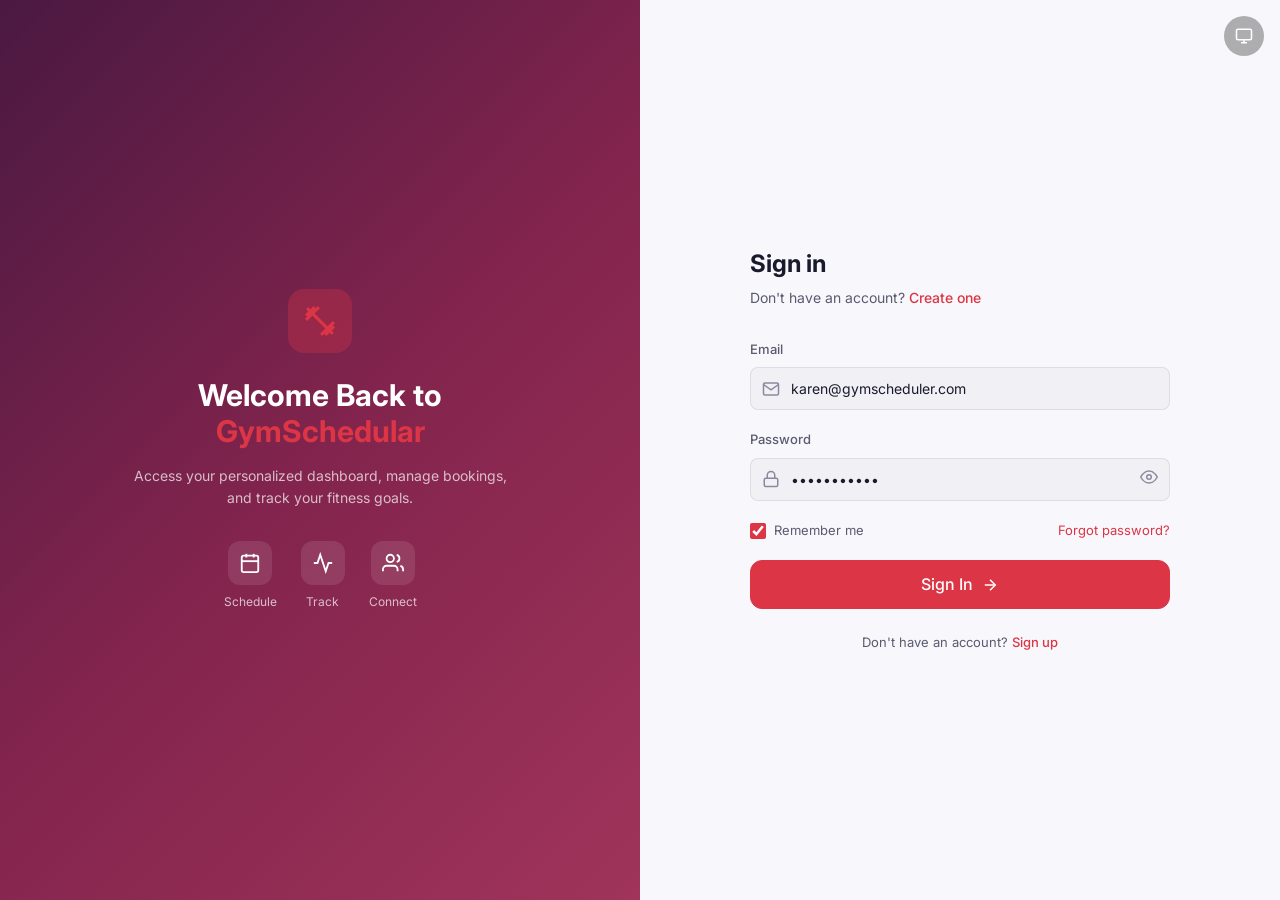
<file: pages/book-class.html>
<!DOCTYPE html>
<html lang="en" data-theme="dark">
<head>
  <meta charset="UTF-8">
  <meta name="viewport" content="width=device-width, initial-scale=1.0">
  <title>GymSchedular - Book a Class</title>
  <link rel="stylesheet" href="../css/variables.css">
  <link rel="stylesheet" href="../css/base.css">
  <link rel="stylesheet" href="../css/components.css">
  <link rel="stylesheet" href="../css/sidebar.css">
  <link rel="stylesheet" href="../css/book-class.css">
  <link rel="stylesheet" href="../css/responsive.css">
  <link rel="icon" href="data:image/svg+xml,<svg xmlns='http://www.w3.org/2000/svg' viewBox='0 0 24 24' fill='%23dc3545'><path d='M20.57 14.86L22 13.43 20.57 12 17 15.57 8.43 7 12 3.43 10.57 2 9.14 3.43 7.71 2 5.57 4.14 4.14 2.71 2.71 4.14l1.43 1.43L2 7.71l1.43 1.43L2 10.57 3.43 12 7 8.43 15.57 17 12 20.57 13.43 22l1.43-1.43L16.29 22l2.14-2.14 1.43 1.43 1.43-1.43-1.43-1.43L22 16.29z'/></svg>">
</head>
<body>
  <div class="app-layout" id="app">
    <main class="main-content" id="mainContent"></main>
  </div>

  <script src="../js/utils/storage.js"></script>
  <script src="../js/utils/theme.js"></script>
  <script src="../js/utils/icons.js"></script>
  <script src="../js/utils/data.js"></script>
  <script src="../js/components/sidebar.js"></script>
  <script src="../js/components/toast.js"></script>

  <script>
    if (!UserManager.isLoggedIn()) {
      window.location.href = 'login.html';
    }

    let currentStep = 1;
    let selectedClass = null;
    let selectedDate = null;
    let selectedTime = null;

    const timeSlots = ['6:00 AM', '7:00 AM', '8:00 AM', '9:00 AM', '10:30 AM', '12:00 PM', '2:00 PM', '4:00 PM', '5:30 PM', '7:00 PM'];
    const dates = [];
    const today = new Date();
    for (let i = 0; i < 7; i++) {
      const d = new Date(today);
      d.setDate(today.getDate() + i);
      dates.push({
        label: i === 0 ? 'Today' : i === 1 ? 'Tomorrow' : d.toLocaleDateString('en-US', { weekday: 'short' }),
        date: d.toLocaleDateString('en-US', { month: 'short', day: 'numeric' }),
        full: d.toISOString().split('T')[0]
      });
    }

    function goToStep(step) {
      if (step === 2 && !selectedClass) {
        showToast('Please select a class first', 'error');
        return;
      }
      if (step === 3 && (!selectedDate || !selectedTime)) {
        showToast('Please select a date and time', 'error');
        return;
      }
      currentStep = step;
      renderStepContent();
      updateStepIndicator();
    }

    function selectClass(cls, el) {
      selectedClass = cls;
      document.querySelectorAll('.class-select-card').forEach(c => c.classList.remove('selected'));
      el.classList.add('selected');
    }

    function selectDate(date, el) {
      selectedDate = date;
      document.querySelectorAll('.date-btn').forEach(b => b.classList.remove('active'));
      el.classList.add('active');
    }

    function selectTime(time, el) {
      selectedTime = time;
      document.querySelectorAll('.time-slot').forEach(s => s.classList.remove('selected'));
      el.classList.add('selected');
    }

    function updateStepIndicator() {
      document.querySelectorAll('.step').forEach((s, i) => {
        s.classList.remove('active', 'completed');
        if (i + 1 === currentStep) s.classList.add('active');
        if (i + 1 < currentStep) s.classList.add('completed');
      });
    }

    function confirmBooking() {
      if (!selectedClass || !selectedDate || !selectedTime) return;

      BookingManager.addBooking({
        classId: selectedClass.id,
        className: selectedClass.name,
        instructor: selectedClass.instructor,
        time: selectedTime,
        duration: selectedClass.duration + ' min',
        date: selectedDate.full
      });

      const bookingId = '#FS-' + Math.random().toString(36).substring(2, 8).toUpperCase();

      showToast(`Successfully booked ${selectedClass.name}!`, 'success');

      // Show success state with QR code
      const content = document.getElementById('stepContent');
      content.innerHTML = `
        <div class="booking-success fade-in">
          <div class="success-icon">${Icons.checkCircle}</div>
          <h2>Booking Confirmed!</h2>
          <p>You're set for <strong>${selectedClass.name}</strong> on ${selectedDate.date} at ${selectedTime}</p>

          <div class="qr-section">
            <canvas id="qrCanvas" width="180" height="180"></canvas>
            <span class="qr-label">Scan at check-in</span>
            <span class="booking-id">${bookingId}</span>
          </div>

          <div class="success-actions" style="margin-bottom: var(--space-4);">
            <button class="btn btn-outline btn-sm" onclick="saveQR()">
              <svg viewBox="0 0 24 24" fill="none" stroke="currentColor" stroke-width="2" width="16" height="16"><path d="M19 21H5a2 2 0 0 1-2-2V5a2 2 0 0 1 2-2h11l5 5v11a2 2 0 0 1-2 2z"/><polyline points="17 21 17 13 7 13 7 21"/><polyline points="7 3 7 8 15 8"/></svg>
              Save
            </button>
            <button class="btn btn-outline btn-sm" onclick="shareBooking('${bookingId}')">
              ${Icons.share} Share
            </button>
          </div>

          <div class="booking-details-table">
            <div class="detail-row"><span class="detail-label">Class</span><span class="detail-value">${selectedClass.name}</span></div>
            <div class="detail-row"><span class="detail-label">Instructor</span><span class="detail-value">${selectedClass.instructor}</span></div>
            <div class="detail-row"><span class="detail-label">Date & Time</span><span class="detail-value">${selectedDate.date} at ${selectedTime}</span></div>
            <div class="detail-row"><span class="detail-label">Location</span><span class="detail-value">${selectedClass.location}</span></div>
            <div class="detail-row"><span class="detail-label">Booking ID</span><span class="detail-value">${bookingId}</span></div>
          </div>

          <div class="success-actions">
            <a href="dashboard.html" class="btn btn-primary">Go to Dashboard</a>
            <button class="btn btn-outline" onclick="resetBooking()">Browse More</button>
          </div>
        </div>
      `;

      generateQR('qrCanvas', bookingId);
    }

    function resetBooking() {
      currentStep = 1;
      selectedClass = null;
      selectedDate = null;
      selectedTime = null;
      renderStepContent();
      updateStepIndicator();
    }

    function renderStepContent() {
      const content = document.getElementById('stepContent');

      if (currentStep === 1) {
        content.innerHTML = `
          <h2 class="step-title">Select a Class</h2>
          <p class="step-subtitle">Choose from our available classes</p>
          <div class="class-select-grid">
            ${AppData.classes.map(cls => `
              <div class="class-select-card ${selectedClass && selectedClass.id === cls.id ? 'selected' : ''}" 
                   onclick="selectClass(AppData.classes.find(c=>c.id===${cls.id}), this)">
                <img src="${cls.image}" alt="${cls.name}" loading="lazy">
                <div class="class-select-info">
                  <span class="badge badge-${cls.category.toLowerCase()} badge-sm">${cls.category}</span>
                  <h4>${cls.name}</h4>
                  <p>${Icons.user} ${cls.instructor}</p>
                  <div class="class-select-meta">
                    <span>${Icons.clock} ${cls.duration} min</span>
                    <span>${Icons.fire} ${cls.calories} cal</span>
                  </div>
                </div>
              </div>
            `).join('')}
          </div>
          <div class="step-actions">
            <div></div>
            <button class="btn btn-primary" onclick="goToStep(2)">Continue ${Icons.chevronRight}</button>
          </div>
        `;
      } else if (currentStep === 2) {
        content.innerHTML = `
          <h2 class="step-title">Choose Date & Time</h2>
          <p class="step-subtitle">Select when you'd like to attend <strong>${selectedClass.name}</strong></p>
          
          <div class="date-selector">
            <h4>Select Date</h4>
            <div class="date-grid">
              ${dates.map((d, i) => `
                <button class="date-btn ${selectedDate && selectedDate.full === d.full ? 'active' : ''}" 
                        onclick="selectDate(dates[${i}], this)">
                  <span class="date-label">${d.label}</span>
                  <span class="date-value">${d.date}</span>
                </button>
              `).join('')}
            </div>
          </div>

          <div class="time-selector">
            <h4>Available Times</h4>
            <div class="time-grid">
              ${timeSlots.map(t => `
                <button class="time-slot ${selectedTime === t ? 'selected' : ''}" 
                        onclick="selectTime('${t}', this)">
                  ${t}
                </button>
              `).join('')}
            </div>
          </div>

          <div class="step-actions">
            <button class="btn btn-outline" onclick="goToStep(1)">${Icons.arrowLeft} Back</button>
            <button class="btn btn-primary" onclick="goToStep(3)">Continue ${Icons.chevronRight}</button>
          </div>
        `;
      } else if (currentStep === 3) {
        content.innerHTML = `
          <h2 class="step-title">Confirm Booking</h2>
          <p class="step-subtitle">Review your booking details</p>

          <div class="booking-summary">
            <div class="summary-card">
              <div class="summary-class">
                <img src="${selectedClass.image}" alt="${selectedClass.name}" loading="lazy">
                <div class="summary-class-info">
                  <span class="badge badge-${selectedClass.category.toLowerCase()} badge-sm">${selectedClass.category}</span>
                  <h3>${selectedClass.name}</h3>
                  <p>${Icons.user} ${selectedClass.instructor}</p>
                </div>
              </div>
              <div class="summary-details">
                <div class="summary-detail-row">
                  <span class="summary-label">${Icons.clock} Date</span>
                  <span class="summary-value">${selectedDate.date}</span>
                </div>
                <div class="summary-detail-row">
                  <span class="summary-label">${Icons.clock} Time</span>
                  <span class="summary-value">${selectedTime}</span>
                </div>
                <div class="summary-detail-row">
                  <span class="summary-label">${Icons.fire} Duration</span>
                  <span class="summary-value">${selectedClass.duration} min</span>
                </div>
                <div class="summary-detail-row">
                  <span class="summary-label">${Icons.mapPin} Location</span>
                  <span class="summary-value">${selectedClass.location}</span>
                </div>
              </div>
              <div class="summary-note">
                <p>${Icons.check} Free cancellation up to 2 hours before class</p>
              </div>
            </div>
          </div>

          <div class="step-actions">
            <button class="btn btn-outline" onclick="goToStep(2)">${Icons.arrowLeft} Back</button>
            <button class="btn btn-primary btn-lg" onclick="confirmBooking()">${Icons.check} Confirm Booking</button>
          </div>
        `;
      }
    }

    function renderBookClass() {
      const app = document.getElementById('app');
      const mainContent = document.getElementById('mainContent');

      const mobileHeaderHTML = createMobileHeader();
      mainContent.insertAdjacentHTML('beforebegin', mobileHeaderHTML);
      app.insertAdjacentHTML('afterbegin', createSidebar('book-class'));

      mainContent.innerHTML = `
        <div class="book-header fade-in">
          <div>
            <h1>Book a Class</h1>
            <p class="book-subtitle">Reserve your spot in just a few steps</p>
          </div>
        </div>

        <!-- Step Indicator -->
        <div class="step-indicator fade-in">
          <div class="step active" data-step="1">
            <div class="step-number">1</div>
            <div class="step-label">Select Class</div>
          </div>
          <div class="step-line"></div>
          <div class="step" data-step="2">
            <div class="step-number">2</div>
            <div class="step-label">Choose Time</div>
          </div>
          <div class="step-line"></div>
          <div class="step" data-step="3">
            <div class="step-number">3</div>
            <div class="step-label">Confirm</div>
          </div>
        </div>

        <!-- Step Content -->
        <div id="stepContent" class="step-content"></div>
      `;

      renderStepContent();
      initSidebar();
      ThemeManager.updateToggleUI(ThemeManager.get());
    }

    // Simple QR code generator using canvas
    function generateQR(canvasId, data) {
      const canvas = document.getElementById(canvasId);
      if (!canvas) return;
      const ctx = canvas.getContext('2d');
      const size = canvas.width;
      const modules = 25;
      const cellSize = size / modules;
      const margin = 2;

      // Use data hash to create a deterministic pattern
      let hash = 0;
      for (let i = 0; i < data.length; i++) {
        hash = ((hash << 5) - hash) + data.charCodeAt(i);
        hash |= 0;
      }

      ctx.fillStyle = '#ffffff';
      ctx.fillRect(0, 0, size, size);
      ctx.fillStyle = '#000000';

      // Finder patterns (3 corners)
      function drawFinder(x, y) {
        for (let r = 0; r < 7; r++) {
          for (let c = 0; c < 7; c++) {
            const isBorder = r === 0 || r === 6 || c === 0 || c === 6;
            const isInner = r >= 2 && r <= 4 && c >= 2 && c <= 4;
            if (isBorder || isInner) {
              ctx.fillRect((x + c) * cellSize, (y + r) * cellSize, cellSize, cellSize);
            }
          }
        }
      }

      drawFinder(margin, margin);
      drawFinder(modules - 7 - margin, margin);
      drawFinder(margin, modules - 7 - margin);

      // Data modules (deterministic from hash)
      let seed = Math.abs(hash);
      function nextRand() {
        seed = (seed * 1103515245 + 12345) & 0x7fffffff;
        return seed;
      }

      for (let r = 0; r < modules; r++) {
        for (let c = 0; c < modules; c++) {
          // Skip finder pattern areas
          const inTL = r < 9 + margin && c < 9 + margin;
          const inTR = r < 9 + margin && c > modules - 9 - margin;
          const inBL = r > modules - 9 - margin && c < 9 + margin;
          if (inTL || inTR || inBL) continue;

          if (nextRand() % 3 !== 0) {
            ctx.fillRect(c * cellSize, r * cellSize, cellSize, cellSize);
          }
        }
      }
    }

    function saveQR() {
      const canvas = document.getElementById('qrCanvas');
      if (!canvas) return;
      const link = document.createElement('a');
      link.download = 'gymschedular-booking-qr.png';
      link.href = canvas.toDataURL();
      link.click();
    }

    function shareBooking(id) {
      if (navigator.share) {
        navigator.share({ title: 'GymSchedular Booking', text: 'My booking ' + id });
      } else {
        navigator.clipboard.writeText('GymSchedular Booking: ' + id).then(() => {
          showToast('Booking ID copied to clipboard!', 'success');
        });
      }
    }

    renderBookClass();
  </script>
</body>
</html>
</file>
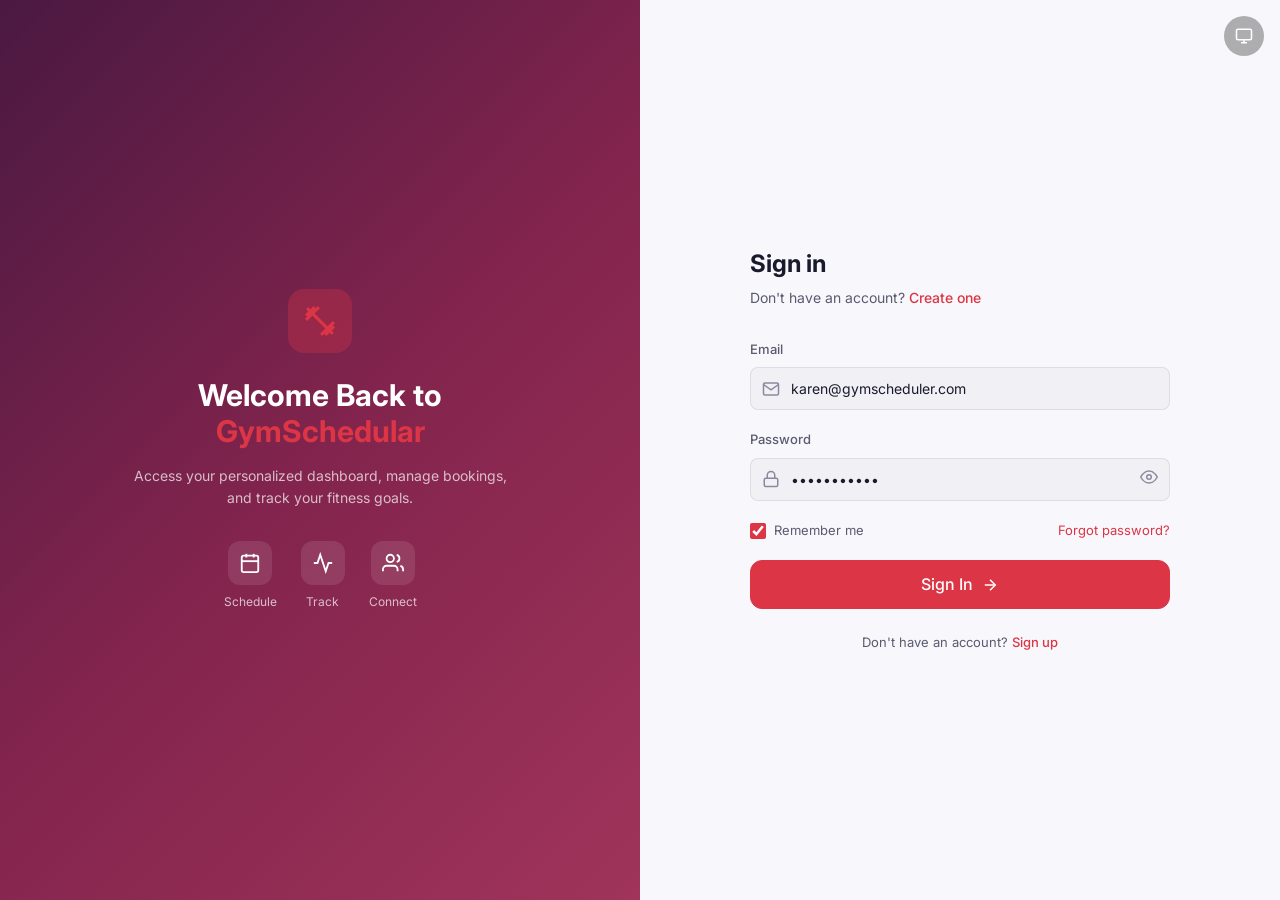
<file: pages/class-detail.html>
<!DOCTYPE html>
<html lang="en" data-theme="dark">
<head>
  <meta charset="UTF-8">
  <meta name="viewport" content="width=device-width, initial-scale=1.0">
  <title>GymSchedular - Class Detail</title>
  <link rel="stylesheet" href="../css/variables.css">
  <link rel="stylesheet" href="../css/base.css">
  <link rel="stylesheet" href="../css/components.css">
  <link rel="stylesheet" href="../css/sidebar.css">
  <link rel="stylesheet" href="../css/class-detail.css">
  <link rel="stylesheet" href="../css/responsive.css">
  <link rel="icon" href="data:image/svg+xml,<svg xmlns='http://www.w3.org/2000/svg' viewBox='0 0 24 24' fill='%23dc3545'><path d='M20.57 14.86L22 13.43 20.57 12 17 15.57 8.43 7 12 3.43 10.57 2 9.14 3.43 7.71 2 5.57 4.14 4.14 2.71 2.71 4.14l1.43 1.43L2 7.71l1.43 1.43L2 10.57 3.43 12 7 8.43 15.57 17 12 20.57 13.43 22l1.43-1.43L16.29 22l2.14-2.14 1.43 1.43 1.43-1.43-1.43-1.43L22 16.29z'/></svg>">
</head>
<body>
  <div class="app-layout" id="app">
    <main class="main-content" id="mainContent"></main>
  </div>

  <script src="../js/utils/storage.js"></script>
  <script src="../js/utils/theme.js"></script>
  <script src="../js/utils/icons.js"></script>
  <script src="../js/utils/data.js"></script>
  <script src="../js/components/sidebar.js"></script>
  <script src="../js/components/toast.js"></script>

  <script>
    if (!UserManager.isLoggedIn()) {
      window.location.href = 'login.html';
    }

    // Get class ID from URL
    const params = new URLSearchParams(window.location.search);
    const rawId = params.get('id');
    const classId = rawId ? (isNaN(rawId) ? rawId : Number(rawId)) : null;
    const cls = classId !== null ? (AppData.classes.find(c => c.id === classId) || AppData.classes[3]) : AppData.classes[3]; // default to Strength & Conditioning
    const instructor = AppData.instructors.find(i => i.name === cls.instructor) || AppData.instructors[2];

    function bookThisClass() {
      const booking = BookingManager.addBooking({
        classId: cls.id,
        className: cls.name,
        instructor: cls.instructor,
        time: cls.time,
        duration: cls.duration + ' min',
        date: new Date().toISOString().split('T')[0]
      });
      showToast(`Booked ${cls.name}! See you at ${cls.time}`, 'success');
      document.getElementById('bookBtn').textContent = 'Booked ✓';
      document.getElementById('bookBtn').disabled = true;
    }

    function toggleFav() {
      const isFav = FavoritesManager.toggle(cls.id);
      const btn = document.getElementById('favBtn');
      btn.classList.toggle('active', isFav);
      showToast(isFav ? 'Added to favorites!' : 'Removed from favorites', isFav ? 'success' : 'info');
    }

    function renderClassDetail() {
      const app = document.getElementById('app');
      const mainContent = document.getElementById('mainContent');

      const mobileHeaderHTML = createMobileHeader();
      mainContent.insertAdjacentHTML('beforebegin', mobileHeaderHTML);
      app.insertAdjacentHTML('afterbegin', createSidebar('classes'));

      const isFav = FavoritesManager.isFavorite(cls.id);
      const isBooked = BookingManager.getBookings().some(b => b.classId === cls.id);

      mainContent.innerHTML = `
        <!-- Hero Section -->
        <div class="detail-hero fade-in">
          <img src="${cls.image}" alt="${cls.name}" loading="lazy">
          <div class="detail-hero-overlay">
            <button class="back-btn" onclick="history.back()">
              ${Icons.arrowLeft}
            </button>
            <div class="detail-hero-actions">
              <button class="action-btn" id="favBtn" onclick="toggleFav()" class="${isFav ? 'active' : ''}">
                ${Icons.heart}
              </button>
              <button class="action-btn" onclick="showToast('Link copied to clipboard!', 'success')">
                ${Icons.share}
              </button>
            </div>
          </div>
          <div class="detail-hero-content">
            <span class="badge badge-${cls.category.toLowerCase()}">${cls.category}</span>
            <h1>${cls.name}</h1>
            <p>with ${cls.instructor}</p>
          </div>
        </div>

        <!-- Detail Grid -->
        <div class="detail-grid">
          <div class="detail-main">
            <!-- Quick Stats -->
            <div class="detail-stats">
              <div class="detail-stat">
                <div class="detail-stat-icon">${Icons.clock}</div>
                <div class="detail-stat-info">
                  <div class="detail-stat-value">${cls.duration} min</div>
                  <div class="detail-stat-label">Duration</div>
                </div>
              </div>
              <div class="detail-stat">
                <div class="detail-stat-icon">${Icons.fire}</div>
                <div class="detail-stat-info">
                  <div class="detail-stat-value">${cls.calories}</div>
                  <div class="detail-stat-label">Calories</div>
                </div>
              </div>
              <div class="detail-stat">
                <div class="detail-stat-icon">${Icons.users}</div>
                <div class="detail-stat-info">
                  <div class="detail-stat-value">${cls.spots}</div>
                  <div class="detail-stat-label">Spots Left</div>
                </div>
              </div>
              <div class="detail-stat">
                <div class="detail-stat-icon">${Icons.activity}</div>
                <div class="detail-stat-info">
                  <div class="detail-stat-value">${cls.level}</div>
                  <div class="detail-stat-label">Level</div>
                </div>
              </div>
            </div>

            <!-- About -->
            <div class="card">
              <h3 class="section-title">About This Class</h3>
              <p class="detail-description">${cls.description}</p>
            </div>

            <!-- Benefits -->
            <div class="card">
              <h3 class="section-title">Benefits</h3>
              <div class="benefits-grid">
                ${cls.benefits.map(b => `
                  <div class="benefit-item">
                    <div class="benefit-icon">${Icons.check}</div>
                    <span>${b}</span>
                  </div>
                `).join('')}
              </div>
            </div>

            <!-- Instructor -->
            <div class="card">
              <h3 class="section-title">Your Instructor</h3>
              <div class="detail-instructor">
                <img src="${instructor.image}" alt="${instructor.name}" class="detail-instructor-img" loading="lazy">
                <div class="detail-instructor-info">
                  <h4>${instructor.name}</h4>
                  <p class="detail-instructor-specialty">${instructor.specialties.join(' & ')}</p>
                  <div class="detail-instructor-rating">
                    ${Icons.star} ${instructor.rating} · ${instructor.reviews}+ reviews
                  </div>
                  <p class="detail-instructor-bio">${instructor.bio}</p>
                </div>
              </div>
            </div>

            <!-- Equipment -->
            <div class="card">
              <h3 class="section-title">Equipment Needed</h3>
              <div class="equipment-list">
                ${cls.equipment.map(eq => `
                  <div class="equipment-item">
                    <div class="equipment-icon">${Icons.check}</div>
                    <span>${eq}</span>
                  </div>
                `).join('')}
              </div>
            </div>

            <!-- Difficulty -->
            <div class="card">
              <h3 class="section-title">Difficulty Level</h3>
              <div class="difficulty-bars">
                <div class="difficulty-item">
                  <div class="difficulty-label">
                    <span>Overall</span>
                    <span>${typeof cls.difficulty === 'number' ? cls.difficulty : 50}%</span>
                  </div>
                  <div class="progress-bar">
                    <div class="progress-fill" style="width:${typeof cls.difficulty === 'number' ? cls.difficulty : 50}%"></div>
                  </div>
                </div>
              </div>
            </div>

            <!-- Weekly Schedule -->
            <div class="card">
              <h3 class="section-title">Weekly Schedule</h3>
              <div class="weekly-schedule">
                ${cls.schedule.map(s => `
                  <div class="weekly-item">
                    <div class="weekly-day">${s.day}</div>
                    <div class="weekly-time">${s.time}</div>
                    <div class="weekly-spots">${s.spots > 0 ? s.spots + ' spots' : 'Full'}</div>
                    <button class="btn btn-sm ${s.spots > 0 ? 'btn-outline' : 'btn-ghost'}" 
                            ${s.spots === 0 ? 'disabled' : ''} 
                            onclick="showToast('Booked for ${s.day}!', 'success')">
                      ${s.spots > 0 ? 'Book' : 'Waitlist'}
                    </button>
                  </div>
                `).join('')}
              </div>
            </div>
          </div>

          <!-- Booking Sidebar -->
          <div class="detail-sidebar">
            <div class="booking-card">
              <h3>Book This Class</h3>
              <div class="booking-details">
                <div class="booking-detail-item">
                  <span class="booking-detail-label">${Icons.users} Spots Available</span>
                  <span class="booking-detail-value">${cls.spots} of ${cls.spots + 18}</span>
                </div>
                <div class="booking-detail-item">
                  <span class="booking-detail-label">${Icons.clock} Next Session</span>
                  <span class="booking-detail-value">Today, ${cls.time}</span>
                </div>
                <div class="booking-detail-item">
                  <span class="booking-detail-label">${Icons.fire} Duration</span>
                  <span class="booking-detail-value">${cls.duration} min</span>
                </div>
                <div class="booking-detail-item">
                  <span class="booking-detail-label">${Icons.mapPin} Location</span>
                  <span class="booking-detail-value">${cls.location}</span>
                </div>
              </div>
              <button class="btn btn-primary btn-lg" id="bookBtn" onclick="bookThisClass()" ${isBooked ? 'disabled' : ''}>
                ${isBooked ? 'Booked ✓' : 'Book Now'}
              </button>
              <p class="booking-note">Free cancellation up to 2 hours before class</p>
            </div>
          </div>
        </div>
      `;

      // Set fav button state
      if (isFav) {
        document.getElementById('favBtn').classList.add('active');
      }

      initSidebar();
      ThemeManager.updateToggleUI(ThemeManager.get());
    }

    renderClassDetail();
  </script>
</body>
</html>
</file>
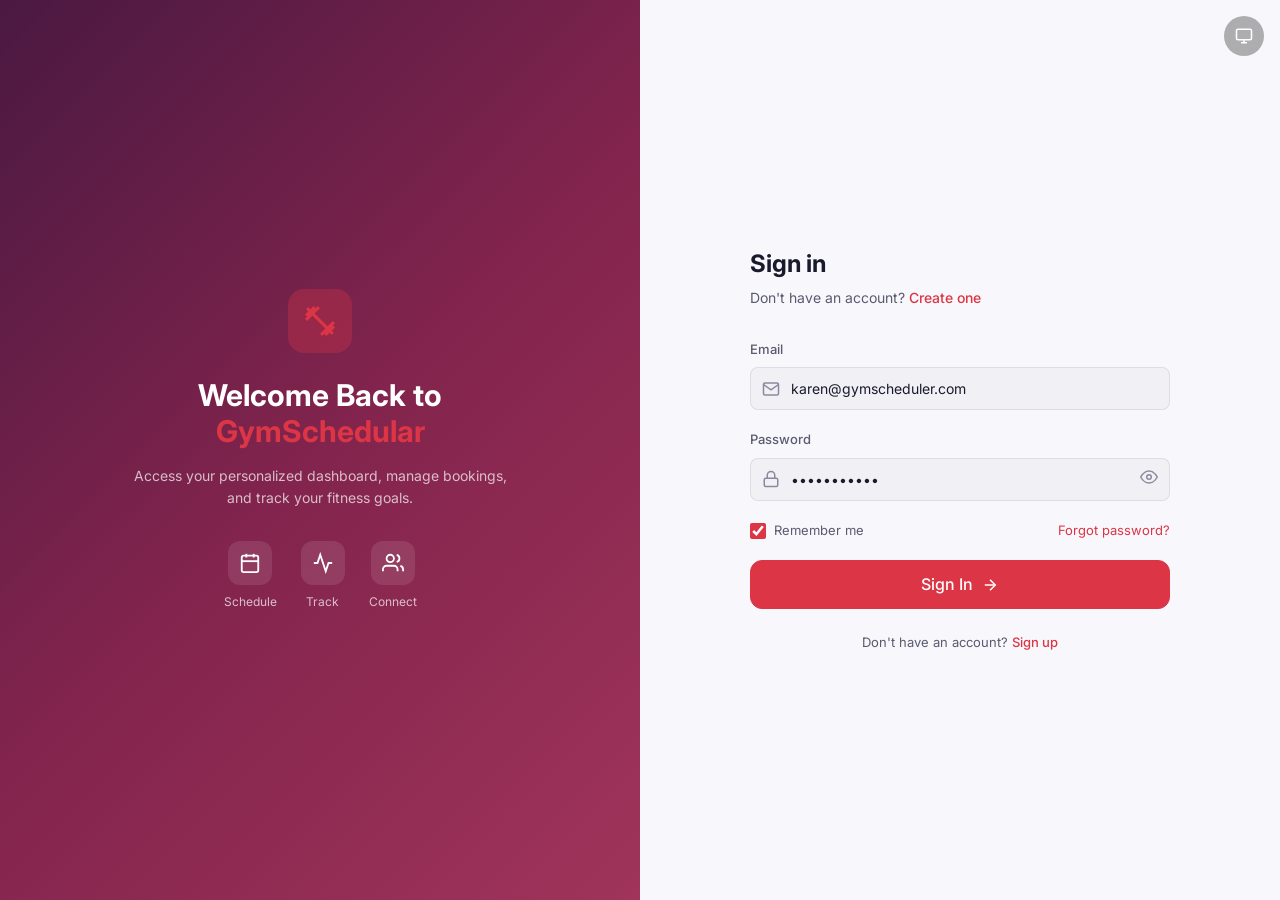
<file: pages/classes.html>
<!DOCTYPE html>
<html lang="en" data-theme="dark">
<head>
  <meta charset="UTF-8">
  <meta name="viewport" content="width=device-width, initial-scale=1.0">
  <title>GymSchedular - Classes</title>
  <link rel="stylesheet" href="../css/variables.css">
  <link rel="stylesheet" href="../css/base.css">
  <link rel="stylesheet" href="../css/components.css">
  <link rel="stylesheet" href="../css/sidebar.css">
  <link rel="stylesheet" href="../css/classes.css">
  <link rel="stylesheet" href="../css/responsive.css">
  <link rel="icon" href="data:image/svg+xml,<svg xmlns='http://www.w3.org/2000/svg' viewBox='0 0 24 24' fill='%23dc3545'><path d='M20.57 14.86L22 13.43 20.57 12 17 15.57 8.43 7 12 3.43 10.57 2 9.14 3.43 7.71 2 5.57 4.14 4.14 2.71 2.71 4.14l1.43 1.43L2 7.71l1.43 1.43L2 10.57 3.43 12 7 8.43 15.57 17 12 20.57 13.43 22l1.43-1.43L16.29 22l2.14-2.14 1.43 1.43 1.43-1.43-1.43-1.43L22 16.29z'/></svg>">
</head>
<body>
  <div class="app-layout" id="app">
    <main class="main-content" id="mainContent"></main>
  </div>

  <script src="../js/utils/storage.js"></script>
  <script src="../js/utils/theme.js"></script>
  <script src="../js/utils/icons.js"></script>
  <script src="../js/utils/data.js"></script>
  <script src="../js/components/sidebar.js"></script>
  <script src="../js/components/toast.js"></script>

  <script>
    if (!UserManager.isLoggedIn()) {
      window.location.href = 'login.html';
    }

    let activeFilter = 'all';

    function setFilter(category, btn) {
      activeFilter = category;
      document.querySelectorAll('.filter-chip').forEach(c => c.classList.remove('active'));
      btn.classList.add('active');
      renderClassCards();
    }

    function renderClassCards() {
      const grid = document.getElementById('classesGrid');
      const filtered = activeFilter === 'all' 
        ? AppData.classes 
        : AppData.classes.filter(c => c.category.toLowerCase() === activeFilter);

      grid.innerHTML = filtered.map((cls, i) => `
        <a href="class-detail.html?id=${cls.id}" class="class-card animate-slide-up" style="animation-delay:${0.05 * (i + 1)}s">
          <div class="class-card-image">
            <img src="${cls.image}" alt="${cls.name}" loading="lazy">
            <span class="badge badge-${cls.category.toLowerCase()}">${cls.category}</span>
            <div class="class-card-level">${cls.level}</div>
          </div>
          <div class="class-card-body">
            <h3>${cls.name}</h3>
            <p class="class-card-instructor">${Icons.user} ${cls.instructor}</p>
            <div class="class-card-meta">
              <span>${Icons.clock} ${cls.duration} min</span>
              <span>${Icons.fire} ${cls.calories} cal</span>
              <span>${Icons.users} ${cls.spots} spots</span>
            </div>
            <div class="class-card-footer">
              <span class="class-time">${Icons.clock} ${cls.time}</span>
              <span class="btn btn-primary btn-sm">View Details</span>
            </div>
          </div>
        </a>
      `).join('');

      if (filtered.length === 0) {
        grid.innerHTML = `
          <div class="empty-state">
            <div class="empty-icon">${Icons.classes}</div>
            <h3>No classes found</h3>
            <p>Try a different filter category</p>
          </div>
        `;
      }
    }

    function renderClasses() {
      const app = document.getElementById('app');
      const mainContent = document.getElementById('mainContent');

      const mobileHeaderHTML = createMobileHeader();
      mainContent.insertAdjacentHTML('beforebegin', mobileHeaderHTML);
      app.insertAdjacentHTML('afterbegin', createSidebar('classes'));

      const categories = ['all', 'yoga', 'hiit', 'pilates', 'boxing', 'strength'];

      mainContent.innerHTML = `
        <div class="classes-header fade-in">
          <div>
            <h1>Classes</h1>
            <p class="classes-subtitle">Browse and book your favorite classes</p>
          </div>
          <div style="display:flex;align-items:center;gap:var(--space-3);">
            <div class="view-toggle">
              <button class="view-btn active">${Icons.grid}</button>
              <button class="view-btn">${Icons.list}</button>
            </div>
          </div>
        </div>

        <!-- Search Bar -->
        <div class="classes-search fade-in">
          <div class="search-input-wrap">
            ${Icons.search}
            <input type="text" placeholder="Search classes..." id="searchInput" oninput="handleSearch(this.value)">
          </div>
        </div>

        <!-- Filter Chips -->
        <div class="filter-chips fade-in">
          ${categories.map(cat => `
            <button class="filter-chip ${cat === 'all' ? 'active' : ''}" onclick="setFilter('${cat}', this)">
              ${cat === 'all' ? 'All Classes' : cat.charAt(0).toUpperCase() + cat.slice(1)}
            </button>
          `).join('')}
        </div>

        <!-- Classes Grid -->
        <div class="classes-grid" id="classesGrid"></div>
      `;

      renderClassCards();
      initSidebar();
      ThemeManager.updateToggleUI(ThemeManager.get());
    }

    function handleSearch(query) {
      const grid = document.getElementById('classesGrid');
      const q = query.toLowerCase().trim();
      const filtered = AppData.classes.filter(c => {
        const matchCategory = activeFilter === 'all' || c.category.toLowerCase() === activeFilter;
        const matchSearch = !q || c.name.toLowerCase().includes(q) || c.instructor.toLowerCase().includes(q) || c.category.toLowerCase().includes(q);
        return matchCategory && matchSearch;
      });

      grid.innerHTML = filtered.map((cls, i) => `
        <a href="class-detail.html?id=${cls.id}" class="class-card animate-slide-up" style="animation-delay:${0.05 * (i + 1)}s">
          <div class="class-card-image">
            <img src="${cls.image}" alt="${cls.name}" loading="lazy">
            <span class="badge badge-${cls.category.toLowerCase()}">${cls.category}</span>
            <div class="class-card-level">${cls.level}</div>
          </div>
          <div class="class-card-body">
            <h3>${cls.name}</h3>
            <p class="class-card-instructor">${Icons.user} ${cls.instructor}</p>
            <div class="class-card-meta">
              <span>${Icons.clock} ${cls.duration} min</span>
              <span>${Icons.fire} ${cls.calories} cal</span>
              <span>${Icons.users} ${cls.spots} spots</span>
            </div>
            <div class="class-card-footer">
              <span class="class-time">${Icons.clock} ${cls.time}</span>
              <span class="btn btn-primary btn-sm">View Details</span>
            </div>
          </div>
        </a>
      `).join('');

      if (filtered.length === 0) {
        grid.innerHTML = `
          <div class="empty-state">
            <div class="empty-icon">${Icons.classes}</div>
            <h3>No classes found</h3>
            <p>Try a different search term or filter</p>
          </div>
        `;
      }
    }

    renderClasses();
  </script>
</body>
</html>
</file>
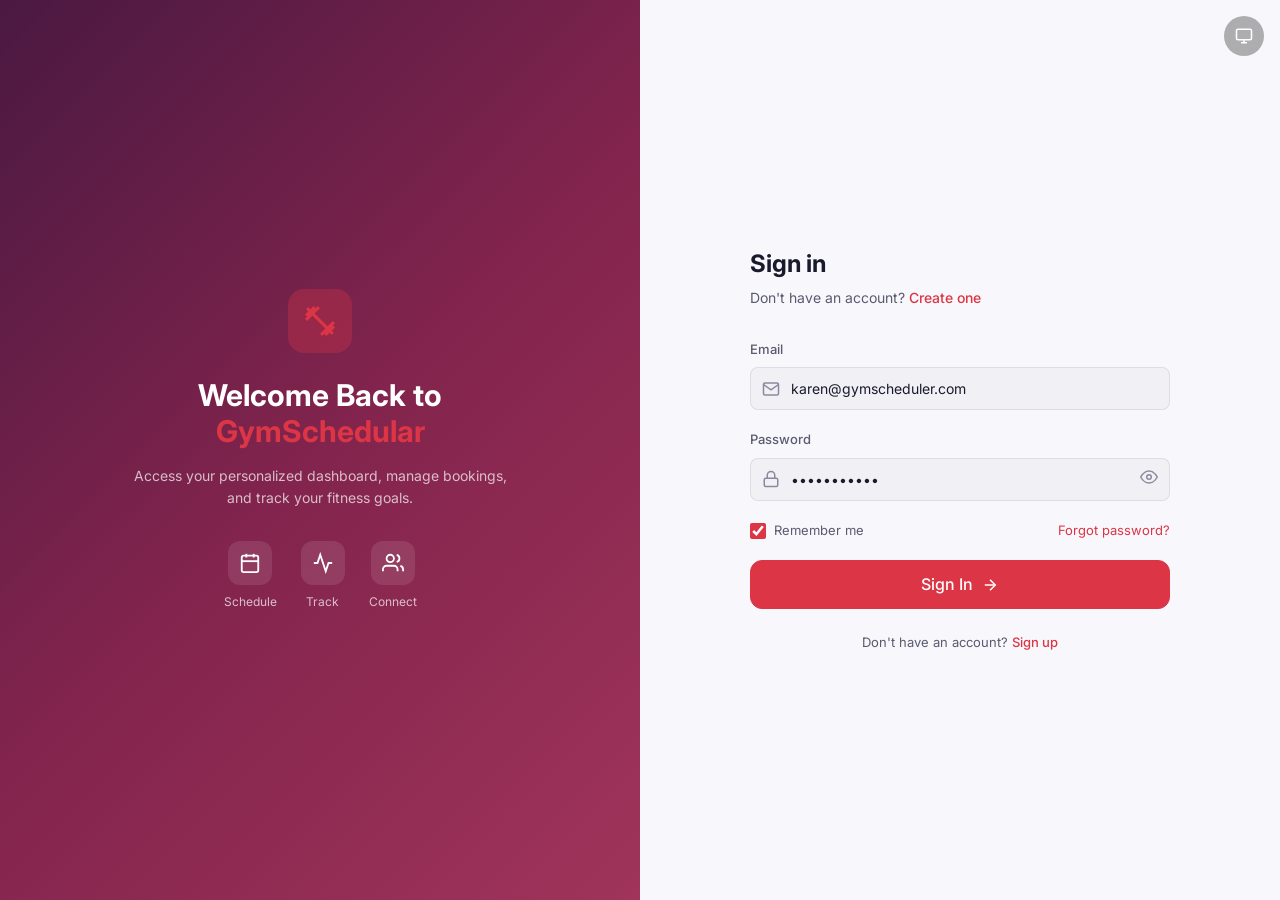
<file: pages/dashboard.html>
<!DOCTYPE html>
<html lang="en" data-theme="dark">
<head>
  <meta charset="UTF-8">
  <meta name="viewport" content="width=device-width, initial-scale=1.0">
  <title>GymSchedular - Dashboard</title>
  <link rel="stylesheet" href="../css/variables.css">
  <link rel="stylesheet" href="../css/base.css">
  <link rel="stylesheet" href="../css/components.css">
  <link rel="stylesheet" href="../css/sidebar.css">
  <link rel="stylesheet" href="../css/dashboard.css">
  <link rel="stylesheet" href="../css/chatbot.css">
  <link rel="stylesheet" href="../css/responsive.css">
  <link rel="icon" href="data:image/svg+xml,<svg xmlns='http://www.w3.org/2000/svg' viewBox='0 0 24 24' fill='%23dc3545'><path d='M20.57 14.86L22 13.43 20.57 12 17 15.57 8.43 7 12 3.43 10.57 2 9.14 3.43 7.71 2 5.57 4.14 4.14 2.71 2.71 4.14l1.43 1.43L2 7.71l1.43 1.43L2 10.57 3.43 12 7 8.43 15.57 17 12 20.57 13.43 22l1.43-1.43L16.29 22l2.14-2.14 1.43 1.43 1.43-1.43-1.43-1.43L22 16.29z'/></svg>">
</head>
<body>
  <div class="app-layout" id="app">
    <!-- Sidebar injected by JS -->
    <!-- Mobile Header injected by JS -->
    <main class="main-content" id="mainContent">
      <!-- Content injected by JS -->
    </main>
  </div>

  <script src="../js/utils/storage.js"></script>
  <script src="../js/utils/theme.js"></script>
  <script src="../js/utils/icons.js"></script>
  <script src="../js/utils/data.js"></script>
  <script src="../js/components/sidebar.js"></script>
  <script src="../js/components/toast.js"></script>
  <script src="../js/components/chatbot.js"></script>
  <script>
    // Auth guard
    if (!UserManager.isLoggedIn()) {
      window.location.href = 'login.html';
    }

    const user = UserManager.getCurrentUser();
    const firstName = user ? user.name.split(' ')[0] : 'Karen';

    function getGreeting() {
      const h = new Date().getHours();
      if (h < 12) return 'Good morning';
      if (h < 17) return 'Good afternoon';
      return 'Good evening';
    }

    function renderDashboard() {
      const app = document.getElementById('app');
      const mainContent = document.getElementById('mainContent');

      // Insert mobile header before main
      const mobileHeaderHTML = createMobileHeader();
      mainContent.insertAdjacentHTML('beforebegin', mobileHeaderHTML);

      // Insert sidebar
      app.insertAdjacentHTML('afterbegin', createSidebar('dashboard'));

      mainContent.innerHTML = `
        <!-- Dashboard Header -->
        <div class="dashboard-header fade-in">
          <a href="profile.html" class="dashboard-greeting" style="text-decoration:none;color:inherit;">
            <div class="avatar avatar-lg" style="background:var(--brand-primary);font-size:var(--font-size-lg);overflow:hidden;">
              ${user && user.profilePhoto ? `<img src="${user.profilePhoto}" alt="${firstName}" style="width:100%;height:100%;object-fit:cover;border-radius:50%;">` : (user ? user.name.split(' ').map(n=>n[0]).join('') : 'KW')}
            </div>
            <div class="dashboard-greeting-text">
              <p>${getGreeting()}</p>
              <h1>${firstName}</h1>
            </div>
          </a>
          <div style="display:flex;align-items:center;gap:var(--space-3);">
            ${ThemeManager.createToggleButton()}
            <span class="premium-badge">
              ${Icons.crown}
              Premium
            </span>
          </div>
        </div>

        <!-- Stats Grid -->
        <div class="stats-grid">
          <div class="stat-card animate-slide-up" style="animation-delay:0.05s">
            <div class="stat-card-header">
              <div class="stat-icon">${Icons.classes}</div>
              <div class="stat-trend">${Icons.trendUp} +3</div>
            </div>
            <div class="stat-value">47</div>
            <div class="stat-label">Total Classes</div>
          </div>
          <div class="stat-card animate-slide-up" style="animation-delay:0.1s">
            <div class="stat-card-header">
              <div class="stat-icon">${Icons.zap}</div>
              <div class="stat-trend"></div>
            </div>
            <div class="stat-value">12<sup>days</sup></div>
            <div class="stat-label">Streak</div>
          </div>
          <div class="stat-card animate-slide-up" style="animation-delay:0.15s">
            <div class="stat-card-header">
              <div class="stat-icon">${Icons.fire}</div>
              <div class="stat-trend">${Icons.trendUp} +2.1k</div>
            </div>
            <div class="stat-value">12.4k</div>
            <div class="stat-label">Calories Burned</div>
          </div>
          <div class="stat-card animate-slide-up" style="animation-delay:0.2s">
            <div class="stat-card-header">
              <div class="stat-icon">${Icons.activity}</div>
              <div class="stat-trend">${Icons.trendUp} +4.5</div>
            </div>
            <div class="stat-value">38</div>
            <div class="stat-label">Hours Trained</div>
          </div>
        </div>

        <!-- Main Grid -->
        <div class="dashboard-grid">
          <div class="dashboard-main">
            <!-- Today's Schedule -->
            <div class="card">
              <div class="section-header">
                <div>
                  <h3 class="section-title">Today's Schedule</h3>
                  <p class="section-subtitle">3 classes booked</p>
                </div>
                <a href="schedule.html" class="section-link">View all ${Icons.chevronRight}</a>
              </div>
              <div class="schedule-list">
                <div class="schedule-item">
                  <div class="schedule-time">
                    <div class="time">7:00</div>
                    <div class="period">AM</div>
                  </div>
                  <div class="schedule-divider yoga"></div>
                  <div class="schedule-info">
                    <h4>Power Yoga Flow</h4>
                    <div class="schedule-meta">
                      <span>${Icons.user} Sarah Chen</span>
                      <span>${Icons.clock} 60 min</span>
                      <span>${Icons.mapPin} Studio A</span>
                    </div>
                  </div>
                </div>
                <div class="schedule-item">
                  <div class="schedule-time">
                    <div class="time">9:00</div>
                    <div class="period">AM</div>
                  </div>
                  <div class="schedule-divider hiit"></div>
                  <div class="schedule-info">
                    <h4>HIIT Blast</h4>
                    <div class="schedule-meta">
                      <span>${Icons.user} Marcus Johnson</span>
                      <span>${Icons.clock} 45 min</span>
                      <span>${Icons.mapPin} Main Floor</span>
                    </div>
                  </div>
                </div>
                <div class="schedule-item">
                  <div class="schedule-time">
                    <div class="time">5:30</div>
                    <div class="period">PM</div>
                  </div>
                  <div class="schedule-divider strength"></div>
                  <div class="schedule-info">
                    <h4>Strength & Conditioning <span class="schedule-badge-waitlisted">Waitlisted</span></h4>
                    <div class="schedule-meta">
                      <span>${Icons.user} Emma Wilson</span>
                      <span>${Icons.clock} 55 min</span>
                      <span>${Icons.mapPin} Weight Room</span>
                    </div>
                  </div>
                </div>
              </div>
              <a href="schedule.html" class="book-another-btn">
                View full schedule
              </a>
            </div>

            <!-- Recent Activity -->
            <div class="card">
              <div class="section-header">
                <h3 class="section-title">Recent Activity</h3>
                <a href="#" class="section-link">See all</a>
              </div>
              <div class="activity-list">
                ${AppData.recentActivity.map(act => `
                  <div class="activity-item">
                    <div class="activity-icon">${Icons.classes}</div>
                    <div class="activity-info">
                      <h4>${act.name}</h4>
                      <p>${act.date}</p>
                    </div>
                    <div class="activity-stats">
                      <div class="calories">${act.calories} cal</div>
                      <div class="duration">${act.duration}</div>
                    </div>
                  </div>
                `).join('')}
              </div>
            </div>
          </div>

          <!-- Right Sidebar -->
          <div class="dashboard-sidebar-right">
            <!-- This Week -->
            <div class="card card-compact">
              <div class="week-header">
                <h3 class="section-title">This Week</h3>
                <span class="stat-trend">${Icons.trendUp} 5 of 7 days</span>
              </div>
              <div class="week-days">
                ${AppData.weekData.days.map((day, i) => {
                  const count = AppData.weekData.activity[i];
                  return `
                    <div class="week-day">
                      <div class="week-day-dots">
                        ${Array.from({length: count}, (_, j) => `<div class="week-dot ${j > 1 ? 'secondary' : ''}"></div>`).join('')}
                      </div>
                      <span class="week-day-label">${day}</span>
                    </div>
                  `;
                }).join('')}
              </div>
              <div class="week-stats">
                <div class="week-stat-item">
                  <div class="week-stat-label">Total calories</div>
                  <div class="week-stat-value">${AppData.weekData.totalCalories} cal</div>
                </div>
                <div class="week-stat-item">
                  <div class="week-stat-label">Avg per session</div>
                  <div class="week-stat-value">${AppData.weekData.avgPerSession} cal</div>
                </div>
              </div>
            </div>

            <!-- Top Instructors -->
            <div class="card card-compact">
              <div class="section-header">
                <h3 class="section-title">Top Instructors</h3>
                <a href="instructors.html" class="section-link">View all</a>
              </div>
              <div class="top-instructors">
                ${AppData.instructors.slice(0, 2).map(inst => `
                  <div class="instructor-item" onclick="window.location.href='instructors.html'">
                    <img class="instructor-item-img" src="${inst.image}" alt="${inst.name}" loading="lazy">
                    <div class="instructor-item-info">
                      <div class="instructor-item-name">${inst.name}</div>
                      <div class="instructor-item-specialty">${inst.specialties.join(' & ')}</div>
                    </div>
                    <div class="instructor-item-rating">
                      ${Icons.star}
                      ${inst.rating}
                    </div>
                  </div>
                `).join('')}
              </div>
            </div>

            <!-- Premium Plan -->
            <div class="premium-card">
              <div class="premium-card-badge">ACTIVE</div>
              <h3>Premium Plan</h3>
              <p>Unlimited Classes</p>
              <div class="premium-card-actions">
                ${Icons.messageSquare}
              </div>
            </div>
          </div>
        </div>
      `;

      initSidebar();
      ChatBot.init();      ThemeManager.updateToggleUI(ThemeManager.get());
    }

    renderDashboard();
  </script>
</body>
</html>
</file>
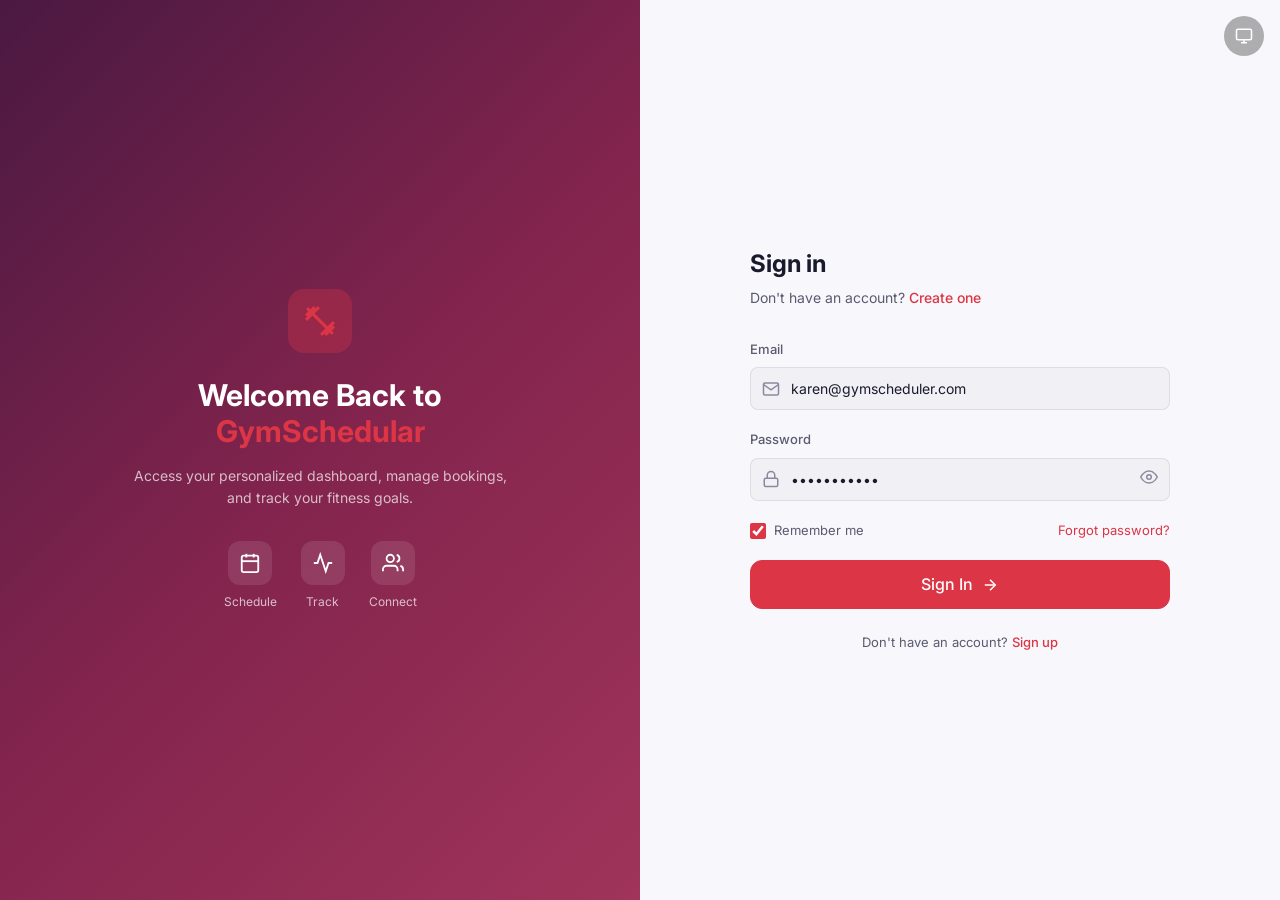
<file: pages/instructors.html>
<!DOCTYPE html>
<html lang="en" data-theme="dark">
<head>
  <meta charset="UTF-8">
  <meta name="viewport" content="width=device-width, initial-scale=1.0">
  <title>GymSchedular - Instructors</title>
  <link rel="stylesheet" href="../css/variables.css">
  <link rel="stylesheet" href="../css/base.css">
  <link rel="stylesheet" href="../css/components.css">
  <link rel="stylesheet" href="../css/sidebar.css">
  <link rel="stylesheet" href="../css/instructors.css">
  <link rel="stylesheet" href="../css/responsive.css">
  <link rel="icon" href="data:image/svg+xml,<svg xmlns='http://www.w3.org/2000/svg' viewBox='0 0 24 24' fill='%23dc3545'><path d='M20.57 14.86L22 13.43 20.57 12 17 15.57 8.43 7 12 3.43 10.57 2 9.14 3.43 7.71 2 5.57 4.14 4.14 2.71 2.71 4.14l1.43 1.43L2 7.71l1.43 1.43L2 10.57 3.43 12 7 8.43 15.57 17 12 20.57 13.43 22l1.43-1.43L16.29 22l2.14-2.14 1.43 1.43 1.43-1.43-1.43-1.43L22 16.29z'/></svg>">
</head>
<body>
  <div class="app-layout" id="app">
    <main class="main-content" id="mainContent"></main>
  </div>

  <script src="../js/utils/storage.js"></script>
  <script src="../js/utils/theme.js"></script>
  <script src="../js/utils/icons.js"></script>
  <script src="../js/utils/data.js"></script>
  <script src="../js/components/sidebar.js"></script>
  <script src="../js/components/toast.js"></script>

  <script>
    if (!UserManager.isLoggedIn()) {
      window.location.href = 'login.html';
    }

    let activeSpecialty = 'all';
    let searchQuery = '';

    function filterInstructors() {
      let filtered = AppData.instructors;

      if (activeSpecialty !== 'all') {
        filtered = filtered.filter(inst => 
          inst.specialties.some(s => s.toLowerCase() === activeSpecialty.toLowerCase())
        );
      }

      if (searchQuery) {
        const q = searchQuery.toLowerCase();
        filtered = filtered.filter(inst => 
          inst.name.toLowerCase().includes(q) ||
          inst.specialties.some(s => s.toLowerCase().includes(q)) ||
          inst.bio.toLowerCase().includes(q)
        );
      }

      return filtered;
    }

    function renderInstructorCards() {
      const grid = document.getElementById('instructorsGrid');
      const filtered = filterInstructors();

      grid.innerHTML = filtered.map((inst, i) => `
        <div class="instructor-card animate-slide-up" style="animation-delay:${0.08 * (i + 1)}s">
          <div class="instructor-card-image">
            <img src="${inst.image}" alt="${inst.name}" loading="lazy">
          </div>
          <div class="instructor-card-content">
            <div class="instructor-card-header">
              <div>
                <h3>${inst.name}</h3>
                <p class="instructor-specialty">${inst.specialties.join(' & ')}</p>
              </div>
              <div class="instructor-rating">
                ${Icons.star}
                <span>${inst.rating}</span>
                <span class="rating-count">(${inst.reviews})</span>
              </div>
            </div>
            <p class="instructor-bio">${inst.bio}</p>
            <div class="instructor-stats-row">
              <div class="instructor-stat">
                <strong>${inst.experience}</strong>
                <span>Experience</span>
              </div>
              <div class="instructor-stat">
                <strong>${inst.classes}</strong>
                <span>Classes Taught</span>
              </div>
              <div class="instructor-stat">
                <strong>${inst.reviews}+</strong>
                <span>Reviews</span>
              </div>
            </div>
            <div class="instructor-certs">
              ${inst.certifications.map(cert => `
                <span class="cert-badge">${Icons.award} ${cert}</span>
              `).join('')}
            </div>

            <!-- Reviews Section -->
            <div class="instructor-reviews-section" id="reviews-${inst.id}">
              <div class="reviews-header" onclick="toggleReviews(${inst.id})">
                <span>${Icons.star} Member Reviews (${inst.reviews})</span>
                <svg class="reviews-chevron" viewBox="0 0 24 24" fill="none" stroke="currentColor" stroke-width="2" width="16" height="16"><polyline points="6 9 12 15 18 9"/></svg>
              </div>
              <div class="reviews-body" id="reviews-body-${inst.id}" style="display:none;">
                ${getInstructorReviews(inst).map(r => `
                  <div class="review-item">
                    <div class="review-item-header">
                      <strong>${r.name}</strong>
                      <span class="review-stars">${'★'.repeat(r.stars)}${'☆'.repeat(5 - r.stars)}</span>
                    </div>
                    <p class="review-text">${r.text}</p>
                    <span class="review-date">${r.date}</span>
                  </div>
                `).join('')}
              </div>
            </div>

            <div class="instructor-card-actions">
              <button class="btn btn-primary btn-sm" onclick="window.location.href='schedule.html'">View Schedule</button>
              <button class="btn btn-outline btn-sm" onclick="openChat(${inst.id}, '${inst.name}')">${Icons.messageSquare} Chat</button>
              <button class="btn btn-outline btn-sm" onclick="toggleReviews(${inst.id})">${Icons.star} Reviews</button>
            </div>
          </div>
        </div>
      `).join('');

      if (filtered.length === 0) {
        grid.innerHTML = `
          <div class="empty-state">
            <div class="empty-icon">${Icons.users}</div>
            <h3>No instructors found</h3>
            <p>Try adjusting your search or filters</p>
          </div>
        `;
      }
    }

    function setSpecialty(specialty, btn) {
      activeSpecialty = specialty;
      document.querySelectorAll('.filter-chip').forEach(c => c.classList.remove('active'));
      btn.classList.add('active');
      renderInstructorCards();
    }

    function handleSearch(value) {
      searchQuery = value;
      renderInstructorCards();
    }

    // Review data for each instructor
    function getInstructorReviews(inst) {
      const reviewPool = {
        1: [
          { name: 'Jessica L.', stars: 5, text: 'Sarah\'s yoga classes are transformative. Her cues are clear and she adjusts for every level.', date: 'Feb 2026' },
          { name: 'Michael R.', stars: 5, text: 'Best yoga instructor I\'ve ever had. The flow is always creative and challenging.', date: 'Jan 2026' },
          { name: 'Amy K.', stars: 4, text: 'Great energy and guidance. Sometimes classes fill up fast though!', date: 'Dec 2025' }
        ],
        2: [
          { name: 'David W.', stars: 5, text: 'Marcus pushes you hard but makes it fun. Lost 15 lbs in 2 months with his HIIT classes.', date: 'Feb 2026' },
          { name: 'Tina S.', stars: 5, text: 'Incredibly motivating coach. Every session is different and intense.', date: 'Jan 2026' },
          { name: 'Chris P.', stars: 4, text: 'Tough workouts but worth every drop of sweat. Highly recommend.', date: 'Dec 2025' }
        ],
        3: [
          { name: 'Rachel M.', stars: 5, text: 'Emma really knows her stuff. My deadlift form improved dramatically under her coaching.', date: 'Feb 2026' },
          { name: 'Tom B.', stars: 4, text: 'Excellent at explaining proper form. Patient with beginners.', date: 'Jan 2026' },
          { name: 'Nina V.', stars: 5, text: 'Her Pilates sessions are amazing too. Very versatile instructor!', date: 'Dec 2025' }
        ],
        4: [
          { name: 'Alex H.', stars: 5, text: 'Jake made me fall in love with boxing. Technique-focused and no ego in his classes.', date: 'Feb 2026' },
          { name: 'Sam J.', stars: 5, text: 'Incredible coach with real fight experience. You can tell the difference.', date: 'Jan 2026' },
          { name: 'Laura T.', stars: 4, text: 'Great fundamentals class for beginners. Felt safe and supported.', date: 'Dec 2025' }
        ]
      };
      return reviewPool[inst.id] || [];
    }

    function toggleReviews(instId) {
      const body = document.getElementById('reviews-body-' + instId);
      const section = document.getElementById('reviews-' + instId);
      if (body.style.display === 'none') {
        body.style.display = 'block';
        section.classList.add('open');
      } else {
        body.style.display = 'none';
        section.classList.remove('open');
      }
    }

    // Chat modal for instructors
    function openChat(instId, instName) {
      // Remove existing modal if any
      const existing = document.getElementById('instructorChatModal');
      if (existing) existing.remove();

      const modal = document.createElement('div');
      modal.id = 'instructorChatModal';
      modal.className = 'instructor-chat-overlay';
      modal.innerHTML = `
        <div class="instructor-chat-modal">
          <div class="instructor-chat-header">
            <h4>${Icons.messageSquare} Chat with ${instName}</h4>
            <button class="instructor-chat-close" onclick="closeChat()">&times;</button>
          </div>
          <div class="instructor-chat-body" id="chatMessages">
            <div class="chat-msg chat-msg-system">Start a conversation with ${instName}. Ask about classes, schedule, or training tips!</div>
          </div>
          <div class="instructor-chat-input">
            <input type="text" id="chatInput" placeholder="Type a message..." onkeydown="if(event.key==='Enter')sendChatMsg(${instId},'${instName}')">
            <button class="btn btn-primary btn-sm" onclick="sendChatMsg(${instId},'${instName}')">Send</button>
          </div>
        </div>
      `;
      document.body.appendChild(modal);
      document.getElementById('chatInput').focus();
    }

    function closeChat() {
      const modal = document.getElementById('instructorChatModal');
      if (modal) modal.remove();
    }

    function sendChatMsg(instId, instName) {
      const input = document.getElementById('chatInput');
      const msg = input.value.trim();
      if (!msg) return;

      const body = document.getElementById('chatMessages');
      body.innerHTML += '<div class="chat-msg chat-msg-user">' + msg.replace(/</g, '&lt;').replace(/>/g, '&gt;') + '</div>';
      input.value = '';

      // Simulate reply
      setTimeout(() => {
        const replies = [
          "Thanks for reaching out! I'd love to help you with that.",
          "Great question! Let me know which class time works best for you.",
          "I appreciate your interest! Feel free to drop by my next class.",
          "That's a common question — happy to discuss it in our next session!",
          "Sure thing! I'll make sure to cover that in the next class."
        ];
        const reply = replies[Math.floor(Math.random() * replies.length)];
        body.innerHTML += '<div class="chat-msg chat-msg-instructor"><strong>' + instName + ':</strong> ' + reply + '</div>';
        body.scrollTop = body.scrollHeight;
      }, 800);

      body.scrollTop = body.scrollHeight;
    }

    function renderInstructors() {
      const app = document.getElementById('app');
      const mainContent = document.getElementById('mainContent');

      const mobileHeaderHTML = createMobileHeader();
      mainContent.insertAdjacentHTML('beforebegin', mobileHeaderHTML);
      app.insertAdjacentHTML('afterbegin', createSidebar('instructors'));

      const specialties = ['all', 'Yoga', 'HIIT', 'Pilates', 'Boxing', 'Strength'];

      mainContent.innerHTML = `
        <div class="instructors-header fade-in">
          <div>
            <h1>Instructors</h1>
            <p class="instructors-subtitle">Meet our expert team of ${AppData.instructors.length} certified instructors</p>
          </div>
        </div>

        <!-- Search -->
        <div class="instructor-search fade-in">
          <div class="search-input-wrap">
            ${Icons.search}
            <input type="text" placeholder="Search instructors..." oninput="handleSearch(this.value)">
          </div>
        </div>

        <!-- Filter Chips -->
        <div class="filter-chips fade-in">
          ${specialties.map(s => `
            <button class="filter-chip ${s === 'all' ? 'active' : ''}" onclick="setSpecialty('${s}', this)">
              ${s === 'all' ? 'All Instructors' : s}
            </button>
          `).join('')}
        </div>

        <!-- Instructors Grid -->
        <div class="instructors-grid" id="instructorsGrid"></div>
      `;

      renderInstructorCards();
      initSidebar();
      ThemeManager.updateToggleUI(ThemeManager.get());
    }

    renderInstructors();
  </script>
</body>
</html>
</file>
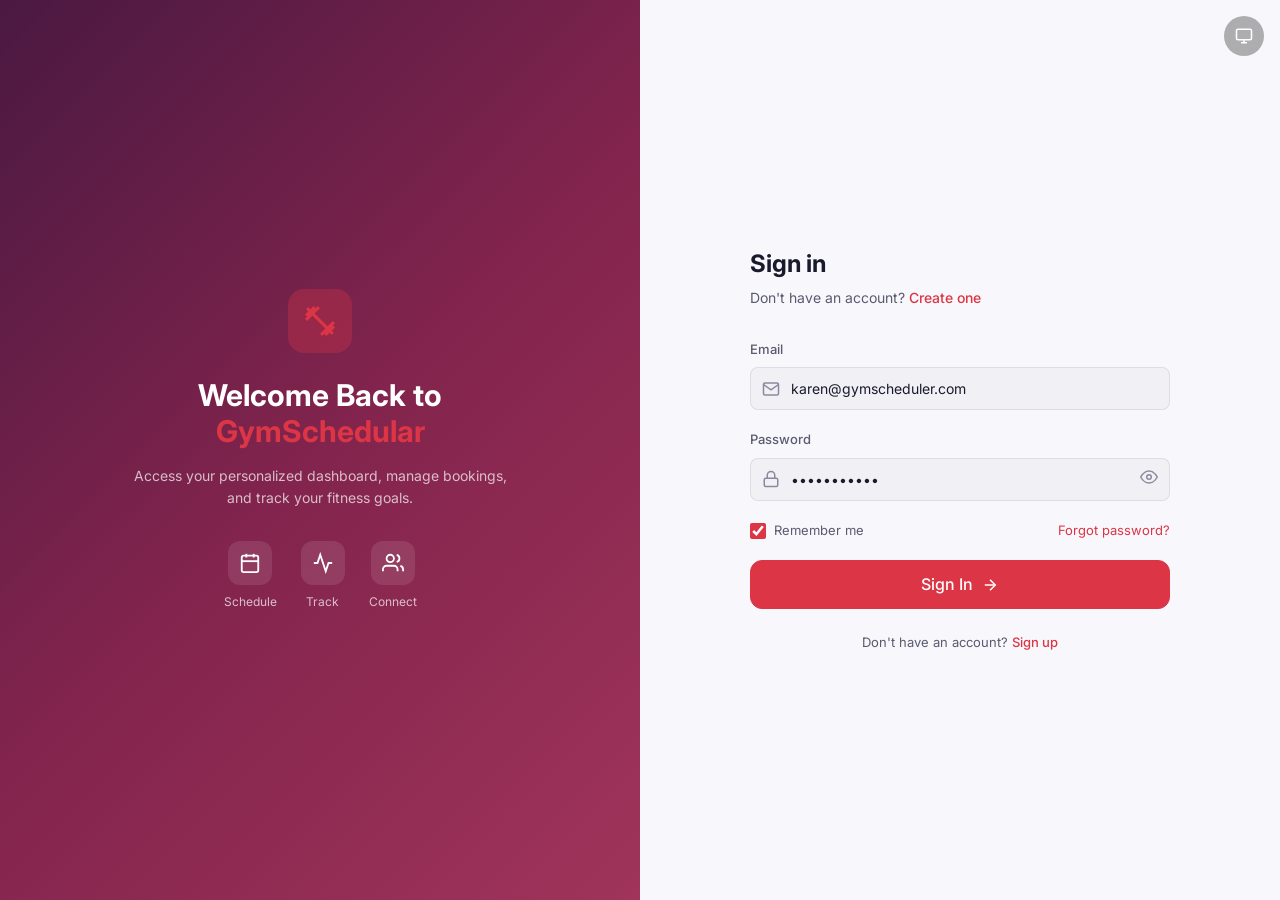
<file: pages/live-classes.html>
<!DOCTYPE html>
<html lang="en" data-theme="dark">
<head>
  <meta charset="UTF-8">
  <meta name="viewport" content="width=device-width, initial-scale=1.0">
  <title>GymSchedular - Live Classes</title>
  <link rel="stylesheet" href="../css/variables.css">
  <link rel="stylesheet" href="../css/base.css">
  <link rel="stylesheet" href="../css/components.css">
  <link rel="stylesheet" href="../css/sidebar.css">
  <link rel="stylesheet" href="../css/live-classes.css">
  <link rel="stylesheet" href="../css/responsive.css">
  <link rel="icon" href="data:image/svg+xml,<svg xmlns='http://www.w3.org/2000/svg' viewBox='0 0 24 24' fill='%23dc3545'><path d='M20.57 14.86L22 13.43 20.57 12 17 15.57 8.43 7 12 3.43 10.57 2 9.14 3.43 7.71 2 5.57 4.14 4.14 2.71 2.71 4.14l1.43 1.43L2 7.71l1.43 1.43L2 10.57 3.43 12 7 8.43 15.57 17 12 20.57 13.43 22l1.43-1.43L16.29 22l2.14-2.14 1.43 1.43 1.43-1.43-1.43-1.43L22 16.29z'/></svg>">
</head>
<body>
  <div class="app-layout" id="app">
    <main class="main-content" id="mainContent"></main>
  </div>

  <script src="../js/utils/storage.js"></script>
  <script src="../js/utils/theme.js"></script>
  <script src="../js/utils/icons.js"></script>
  <script src="../js/utils/data.js"></script>
  <script src="../js/components/sidebar.js"></script>
  <script src="../js/components/toast.js"></script>

  <script>
    if (!UserManager.isLoggedIn()) {
      window.location.href = 'login.html';
    }

    const liveNow = [
      {
        name: 'Morning Yoga Flow',
        instructor: 'Sarah Chen',
        viewers: 18,
        maxViewers: 25,
        duration: '60 min',
        category: 'yoga',
        started: '15 min ago',
        image: 'https://images.unsplash.com/photo-1544367567-0f2fcb009e0b?w=500&h=300&fit=crop'
      },
      {
        name: 'HIIT Power Hour',
        instructor: 'Marcus Johnson',
        viewers: 22,
        maxViewers: 30,
        duration: '45 min',
        category: 'hiit',
        started: '8 min ago',
        image: 'https://images.unsplash.com/photo-1534258936925-c58bed479fcb?w=500&h=300&fit=crop'
      }
    ];

    const comingUp = [
      { name: 'Pilates Core Sculpt', instructor: 'Emma Wilson', time: '11:00 AM', spots: 15, category: 'pilates' },
      { name: 'Boxing Cardio Blast', instructor: 'Jake Torres', time: '2:00 PM', spots: 8, category: 'boxing' },
      { name: 'Power Strength', instructor: 'Emma Wilson', time: '4:00 PM', spots: 12, category: 'strength' },
      { name: 'Evening Yoga', instructor: 'Sarah Chen', time: '7:00 PM', spots: 20, category: 'yoga' }
    ];

    function joinLive(name) {
      showToast(`Joining ${name}... Connecting to live stream`, 'success');
    }

    function setReminder(name) {
      showToast(`Reminder set for ${name}!`, 'success');
    }

    function renderLiveClasses() {
      const app = document.getElementById('app');
      const mainContent = document.getElementById('mainContent');

      const mobileHeaderHTML = createMobileHeader();
      mainContent.insertAdjacentHTML('beforebegin', mobileHeaderHTML);
      app.insertAdjacentHTML('afterbegin', createSidebar('live-classes'));

      mainContent.innerHTML = `
        <div class="live-header fade-in">
          <div>
            <h1>Live Classes</h1>
            <p class="live-subtitle">Join real-time sessions with our instructors</p>
          </div>
        </div>

        <!-- Live Now Section -->
        <div class="happening-now fade-in">
          <div class="happening-now-title">
            Happening Now
            <span class="live-now-badge">${liveNow.length} live</span>
          </div>
          <div class="live-cards-grid">
            ${liveNow.map((cls, i) => `
              <div class="live-card animate-slide-up" style="animation-delay:${0.1 * (i + 1)}s" onclick="joinLive('${cls.name}')">
                <img src="${cls.image}" alt="${cls.name}" loading="lazy">
                <div class="live-card-overlay">
                  <div class="live-card-top">
                    <div class="live-badge">
                      LIVE
                    </div>
                    <div class="live-card-viewers">${Icons.users} ${cls.viewers}/${cls.maxViewers}</div>
                  </div>
                  <div class="live-card-bottom">
                    <div class="live-card-title">${cls.name}</div>
                    <div class="live-card-meta">${cls.instructor} · Started ${cls.started}</div>
                  </div>
                </div>
              </div>
            `).join('')}
          </div>
        </div>

        <!-- Coming Up Section -->
        <div class="coming-up fade-in">
          <div class="coming-up-header">
            <div class="coming-up-title">${Icons.clock} Coming Up Today</div>
          </div>
          <div class="coming-up-list">
            ${comingUp.map((cls, i) => `
              <div class="coming-up-item animate-slide-up" style="animation-delay:${0.05 * (i + 1)}s">
                <div class="coming-up-time">
                  <div class="time">${cls.time.split(' ')[0]}</div>
                  <div class="period">${cls.time.split(' ')[1]}</div>
                </div>
                <div class="coming-up-divider"></div>
                <div class="coming-up-info">
                  <h4>${cls.name}</h4>
                  <div class="coming-up-meta">
                    <span>${Icons.user} ${cls.instructor}</span>
                    <span class="badge badge-${cls.category} badge-sm">${cls.category.charAt(0).toUpperCase() + cls.category.slice(1)}</span>
                  </div>
                </div>
                <div class="coming-up-right">
                  <span class="coming-up-spots">${cls.spots} spots left</span>
                  <button class="btn btn-primary btn-sm" onclick="window.location.href='book-class.html'">
                    Book
                  </button>
                </div>
              </div>
            `).join('')}
          </div>
        </div>

        <!-- Pro Tip -->
        <div class="pro-tip fade-in">
          <div class="pro-tip-icon">${Icons.zap}</div>
          <div class="pro-tip-content">
            <h4>Pro Tip</h4>
            <p>Join live classes 5 minutes early to test your connection and get settled. Premium members get priority access to all live sessions!</p>
          </div>
        </div>
      `;

      initSidebar();
      ThemeManager.updateToggleUI(ThemeManager.get());
    }

    renderLiveClasses();
  </script>
</body>
</html>
</file>
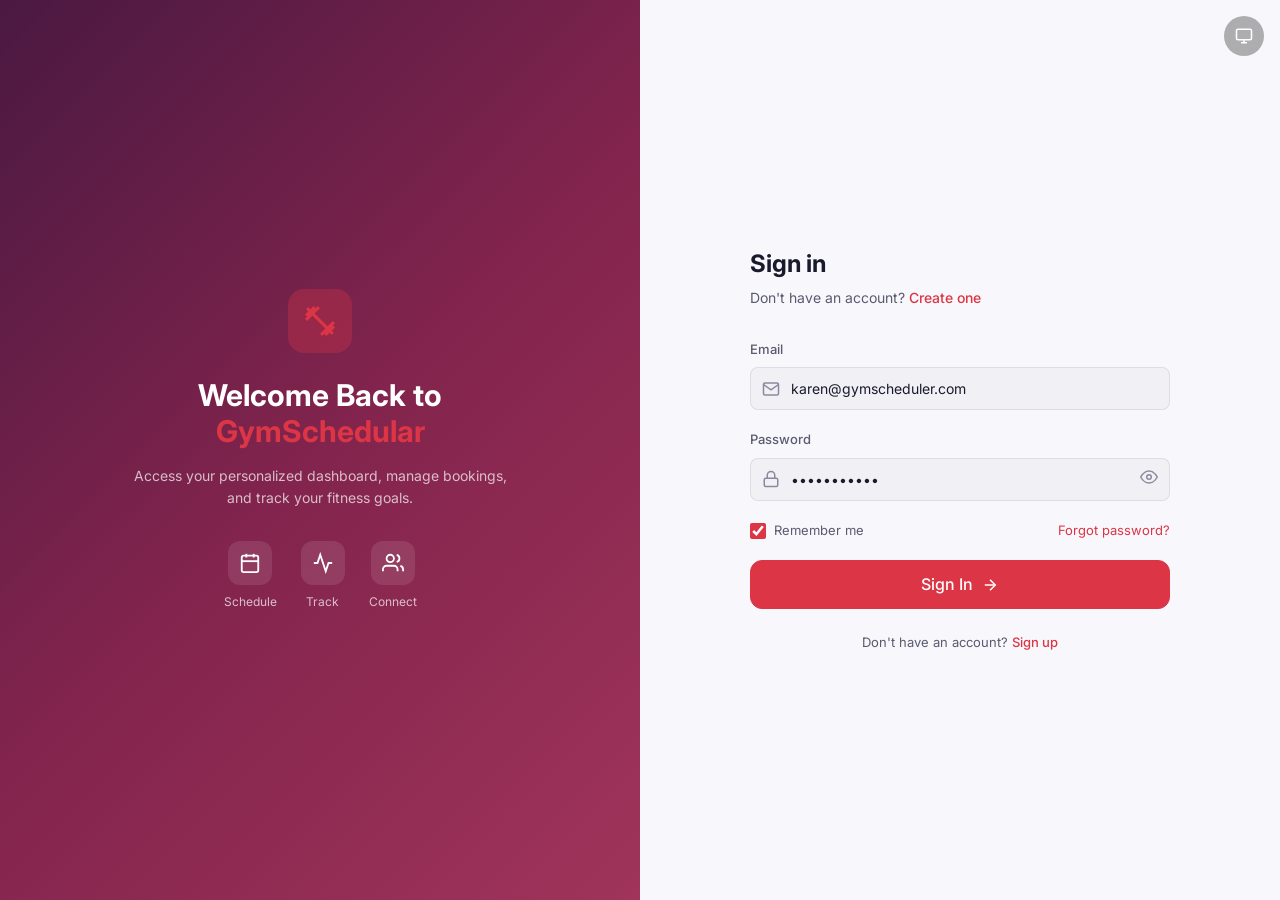
<file: pages/login.html>
<!DOCTYPE html>
<html lang="en" data-theme="dark">
<head>
  <meta charset="UTF-8">
  <meta name="viewport" content="width=device-width, initial-scale=1.0">
  <title>GymSchedular - Sign In</title>
  <link rel="stylesheet" href="../css/variables.css">
  <link rel="stylesheet" href="../css/base.css">
  <link rel="stylesheet" href="../css/components.css">
  <link rel="stylesheet" href="../css/auth.css">
  <link rel="stylesheet" href="../css/responsive.css">
  <link rel="icon" href="data:image/svg+xml,<svg xmlns='http://www.w3.org/2000/svg' viewBox='0 0 24 24' fill='%23dc3545'><path d='M20.57 14.86L22 13.43 20.57 12 17 15.57 8.43 7 12 3.43 10.57 2 9.14 3.43 7.71 2 5.57 4.14 4.14 2.71 2.71 4.14l1.43 1.43L2 7.71l1.43 1.43L2 10.57 3.43 12 7 8.43 15.57 17 12 20.57 13.43 22l1.43-1.43L16.29 22l2.14-2.14 1.43 1.43 1.43-1.43-1.43-1.43L22 16.29z'/></svg>">
</head>
<body>
  <div class="auth-page">
    <!-- Left Panel -->
    <div class="auth-left">
      <div class="auth-left-content">
        <div class="auth-left-logo">
          <svg viewBox="0 0 24 24" fill="currentColor" width="36" height="36"><path d="M20.57 14.86L22 13.43 20.57 12 17 15.57 8.43 7 12 3.43 10.57 2 9.14 3.43 7.71 2 5.57 4.14 4.14 2.71 2.71 4.14l1.43 1.43L2 7.71l1.43 1.43L2 10.57 3.43 12 7 8.43 15.57 17 12 20.57 13.43 22l1.43-1.43L16.29 22l2.14-2.14 1.43 1.43 1.43-1.43-1.43-1.43L22 16.29z"/></svg>
        </div>
        <h1>Welcome Back to<br><span>GymSchedular</span></h1>
        <p>Access your personalized dashboard, manage bookings, and track your fitness goals.</p>
        <div class="auth-features">
          <div class="auth-feature">
            <div class="auth-feature-icon">
              <svg viewBox="0 0 24 24" fill="none" stroke="currentColor" stroke-width="2" width="22" height="22"><rect x="3" y="4" width="18" height="18" rx="2" ry="2"/><line x1="16" y1="2" x2="16" y2="6"/><line x1="8" y1="2" x2="8" y2="6"/><line x1="3" y1="10" x2="21" y2="10"/></svg>
            </div>
            <span>Schedule</span>
          </div>
          <div class="auth-feature">
            <div class="auth-feature-icon">
              <svg viewBox="0 0 24 24" fill="none" stroke="currentColor" stroke-width="2" width="22" height="22"><polyline points="22 12 18 12 15 21 9 3 6 12 2 12"/></svg>
            </div>
            <span>Track</span>
          </div>
          <div class="auth-feature">
            <div class="auth-feature-icon">
              <svg viewBox="0 0 24 24" fill="none" stroke="currentColor" stroke-width="2" width="22" height="22"><path d="M17 21v-2a4 4 0 0 0-4-4H5a4 4 0 0 0-4 4v2"/><circle cx="9" cy="7" r="4"/><path d="M23 21v-2a4 4 0 0 0-3-3.87"/><path d="M16 3.13a4 4 0 0 1 0 7.75"/></svg>
            </div>
            <span>Connect</span>
          </div>
        </div>
      </div>
    </div>

    <!-- Right Panel - Login Form -->
    <div class="auth-right">
      <div class="auth-form-container">
        <div class="auth-form-header">
          <!-- Mobile logo -->
          <div class="auth-mobile-logo" style="display:none;margin-bottom:24px;">
            <div style="width:48px;height:48px;border-radius:12px;background:rgba(220,53,69,0.15);display:flex;align-items:center;justify-content:center;margin-bottom:16px;">
              <svg viewBox="0 0 24 24" fill="#dc3545" width="28" height="28"><path d="M20.57 14.86L22 13.43 20.57 12 17 15.57 8.43 7 12 3.43 10.57 2 9.14 3.43 7.71 2 5.57 4.14 4.14 2.71 2.71 4.14l1.43 1.43L2 7.71l1.43 1.43L2 10.57 3.43 12 7 8.43 15.57 17 12 20.57 13.43 22l1.43-1.43L16.29 22l2.14-2.14 1.43 1.43 1.43-1.43-1.43-1.43L22 16.29z"/></svg>
            </div>
          </div>
          <h2>Sign in</h2>
          <p>Don't have an account? <a href="signup.html">Create one</a></p>
        </div>

        <form class="auth-form" id="loginForm" onsubmit="handleLogin(event)">
          <div class="form-group">
            <label class="form-label" for="email">Email</label>
            <div class="form-input-icon">
              <svg viewBox="0 0 24 24" fill="none" stroke="currentColor" stroke-width="2"><path d="M4 4h16c1.1 0 2 .9 2 2v12c0 1.1-.9 2-2 2H4c-1.1 0-2-.9-2-2V6c0-1.1.9-2 2-2z"/><polyline points="22,6 12,13 2,6"/></svg>
              <input type="email" class="form-input" id="email" placeholder="karen@gymscheduler.com" value="karen@gymscheduler.com" required autocomplete="email">
            </div>
          </div>

          <div class="form-group">
            <label class="form-label" for="password">Password</label>
            <div class="form-input-icon">
              <svg viewBox="0 0 24 24" fill="none" stroke="currentColor" stroke-width="2"><rect x="3" y="11" width="18" height="11" rx="2" ry="2"/><path d="M7 11V7a5 5 0 0 1 10 0v4"/></svg>
              <input type="password" class="form-input" id="password" placeholder="••••••••" value="password123" required autocomplete="current-password">
              <button type="button" class="input-toggle" onclick="togglePasswordVisibility(this)" aria-label="Toggle password visibility">
                <svg viewBox="0 0 24 24" fill="none" stroke="currentColor" stroke-width="2" width="18" height="18"><path d="M1 12s4-8 11-8 11 8 11 8-4 8-11 8-11-8-11-8z"/><circle cx="12" cy="12" r="3"/></svg>
              </button>
            </div>
          </div>

          <div class="auth-remember">
            <label class="form-checkbox">
              <input type="checkbox" checked>
              <span>Remember me</span>
            </label>
            <a href="#">Forgot password?</a>
          </div>

          <button type="submit" class="btn btn-primary btn-lg btn-block">
            Sign In
            <svg viewBox="0 0 24 24" fill="none" stroke="currentColor" stroke-width="2" width="18" height="18"><line x1="5" y1="12" x2="19" y2="12"/><polyline points="12 5 19 12 12 19"/></svg>
          </button>
        </form>

        <div class="auth-footer">
          Don't have an account? <a href="signup.html">Sign up</a>
        </div>
      </div>
    </div>
  </div>

  <!-- Theme toggle -->
  <div style="position:fixed;top:16px;right:16px;z-index:1000;">
    <button onclick="toggleTheme()" style="width:40px;height:40px;border-radius:50%;background:rgba(0,0,0,0.3);backdrop-filter:blur(8px);border:none;cursor:pointer;display:flex;align-items:center;justify-content:center;color:#fff;transition:all 0.2s;" title="Toggle theme" id="themeBtn">
      <svg viewBox="0 0 24 24" fill="none" stroke="currentColor" stroke-width="2" width="18" height="18"><path d="M21 12.79A9 9 0 1 1 11.21 3 7 7 0 0 0 21 12.79z"/></svg>
    </button>
  </div>

  <script src="../js/utils/storage.js"></script>
  <script src="../js/utils/theme.js"></script>
  <script>
    // Check if already logged in
    if (UserManager.isLoggedIn()) {
      window.location.href = 'dashboard.html';
    }

    function handleLogin(e) {
      e.preventDefault();
      const email = document.getElementById('email').value;
      const password = document.getElementById('password').value;

      const result = UserManager.loginUser(email, password);
      if (result.success) {
        window.location.href = 'dashboard.html';
      } else {
        // Show error
        const btn = e.target.querySelector('button[type="submit"]');
        btn.style.background = '#ef4444';
        btn.textContent = 'Invalid credentials';
        setTimeout(() => {
          btn.style.background = '';
          btn.innerHTML = 'Sign In <svg viewBox="0 0 24 24" fill="none" stroke="currentColor" stroke-width="2" width="18" height="18"><line x1="5" y1="12" x2="19" y2="12"/><polyline points="12 5 19 12 12 19"/></svg>';
        }, 2000);
      }
    }

    function togglePasswordVisibility(btn) {
      const input = btn.parentElement.querySelector('input');
      const isPassword = input.type === 'password';
      input.type = isPassword ? 'text' : 'password';
      btn.innerHTML = isPassword
        ? '<svg viewBox="0 0 24 24" fill="none" stroke="currentColor" stroke-width="2" width="18" height="18"><path d="M17.94 17.94A10.07 10.07 0 0 1 12 20c-7 0-11-8-11-8a18.45 18.45 0 0 1 5.06-5.94M9.9 4.24A9.12 9.12 0 0 1 12 4c7 0 11 8 11 8a18.5 18.5 0 0 1-2.16 3.19m-6.72-1.07a3 3 0 1 1-4.24-4.24"/><line x1="1" y1="1" x2="23" y2="23"/></svg>'
        : '<svg viewBox="0 0 24 24" fill="none" stroke="currentColor" stroke-width="2" width="18" height="18"><path d="M1 12s4-8 11-8 11 8 11 8-4 8-11 8-11-8-11-8z"/><circle cx="12" cy="12" r="3"/></svg>';
    }

    function toggleTheme() {
      const next = ThemeManager.toggle();
      updateThemeBtn(next);
    }

    function updateThemeBtn(theme) {
      const btn = document.getElementById('themeBtn');
      if (theme === 'dark') {
        btn.innerHTML = '<svg viewBox="0 0 24 24" fill="none" stroke="currentColor" stroke-width="2" width="18" height="18"><path d="M21 12.79A9 9 0 1 1 11.21 3 7 7 0 0 0 21 12.79z"/></svg>';
      } else if (theme === 'light') {
        btn.innerHTML = '<svg viewBox="0 0 24 24" fill="none" stroke="currentColor" stroke-width="2" width="18" height="18"><circle cx="12" cy="12" r="5"/><line x1="12" y1="1" x2="12" y2="3"/><line x1="12" y1="21" x2="12" y2="23"/><line x1="4.22" y1="4.22" x2="5.64" y2="5.64"/><line x1="18.36" y1="18.36" x2="19.78" y2="19.78"/><line x1="1" y1="12" x2="3" y2="12"/><line x1="21" y1="12" x2="23" y2="12"/><line x1="4.22" y1="19.78" x2="5.64" y2="18.36"/><line x1="18.36" y1="5.64" x2="19.78" y2="4.22"/></svg>';
      } else {
        btn.innerHTML = '<svg viewBox="0 0 24 24" fill="none" stroke="currentColor" stroke-width="2" width="18" height="18"><rect x="2" y="3" width="20" height="14" rx="2" ry="2"/><line x1="8" y1="21" x2="16" y2="21"/><line x1="12" y1="17" x2="12" y2="21"/></svg>';
      }
    }

    // Initialize theme button state
    updateThemeBtn(ThemeManager.get());

    // Show mobile logo on small screens
    if (window.innerWidth <= 968) {
      const mobileLogo = document.querySelector('.auth-mobile-logo');
      if (mobileLogo) mobileLogo.style.display = 'block';
    }
  </script>
</body>
</html>
</file>
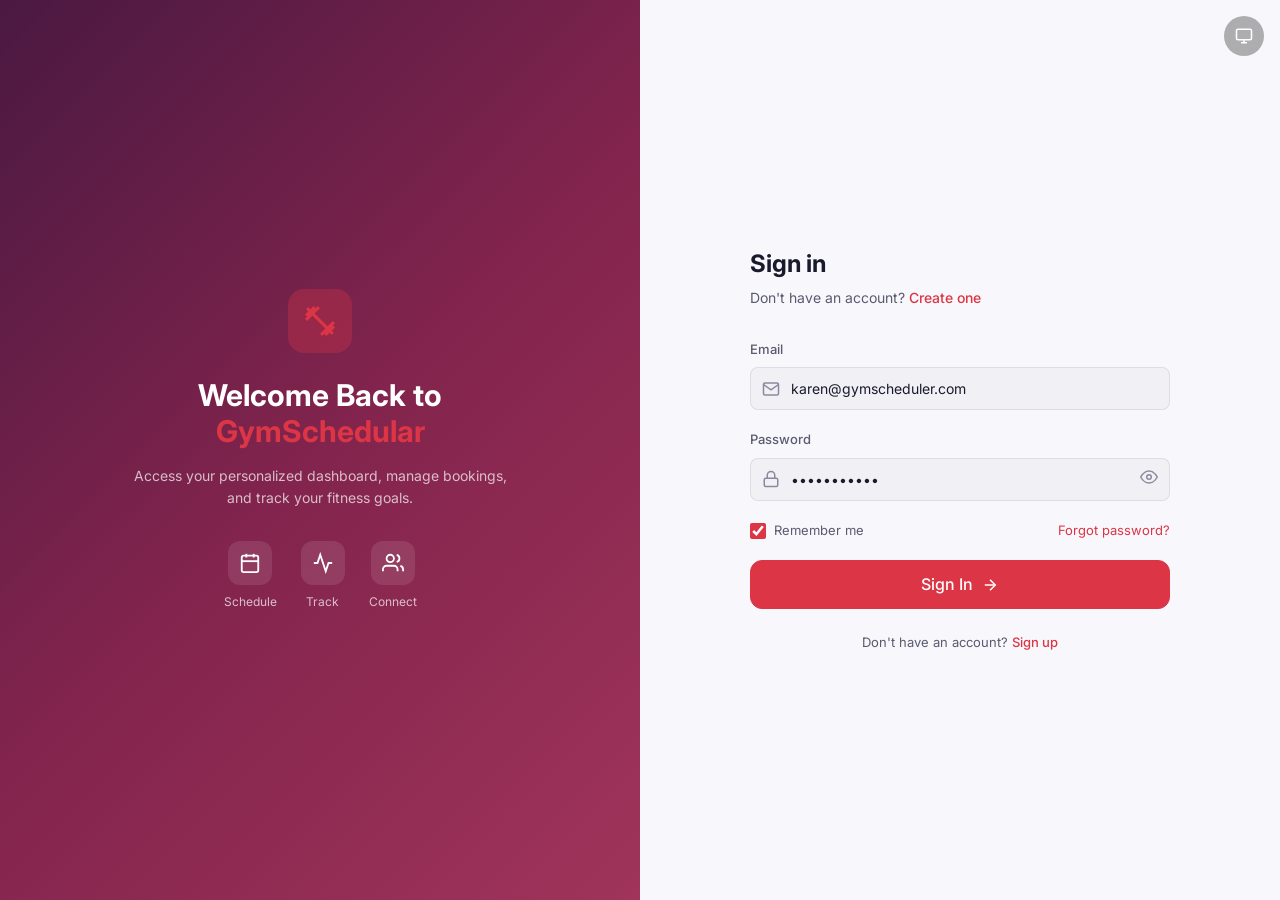
<file: pages/our-gym.html>
<!DOCTYPE html>
<html lang="en" data-theme="dark">
<head>
  <meta charset="UTF-8">
  <meta name="viewport" content="width=device-width, initial-scale=1.0">
  <title>GymSchedular - Our Gym</title>
  <link rel="stylesheet" href="../css/variables.css">
  <link rel="stylesheet" href="../css/base.css">
  <link rel="stylesheet" href="../css/components.css">
  <link rel="stylesheet" href="../css/sidebar.css">
  <link rel="stylesheet" href="../css/gym.css">
  <link rel="stylesheet" href="../css/responsive.css">
  <link rel="icon" href="data:image/svg+xml,<svg xmlns='http://www.w3.org/2000/svg' viewBox='0 0 24 24' fill='%23dc3545'><path d='M20.57 14.86L22 13.43 20.57 12 17 15.57 8.43 7 12 3.43 10.57 2 9.14 3.43 7.71 2 5.57 4.14 4.14 2.71 2.71 4.14l1.43 1.43L2 7.71l1.43 1.43L2 10.57 3.43 12 7 8.43 15.57 17 12 20.57 13.43 22l1.43-1.43L16.29 22l2.14-2.14 1.43 1.43 1.43-1.43-1.43-1.43L22 16.29z'/></svg>">
</head>
<body>
  <div class="app-layout" id="app">
    <main class="main-content" id="mainContent"></main>
  </div>

  <script src="../js/utils/storage.js"></script>
  <script src="../js/utils/theme.js"></script>
  <script src="../js/utils/icons.js"></script>
  <script src="../js/utils/data.js"></script>
  <script src="../js/components/sidebar.js"></script>
  <script src="../js/components/toast.js"></script>

  <script>
    if (!UserManager.isLoggedIn()) {
      window.location.href = 'login.html';
    }

    function renderOurGym() {
      const app = document.getElementById('app');
      const mainContent = document.getElementById('mainContent');

      const mobileHeaderHTML = createMobileHeader();
      mainContent.insertAdjacentHTML('beforebegin', mobileHeaderHTML);
      app.insertAdjacentHTML('afterbegin', createSidebar('our-gym'));

      mainContent.innerHTML = `
        <div class="gym-header fade-in">
          <div>
            <h1>Our Gym</h1>
            <p class="gym-subtitle">Explore our world-class facilities and spaces</p>
          </div>
        </div>

        <!-- Gym Stats -->
        <div class="gym-stats fade-in">
          <div class="gym-stat-card">
            <div class="gym-stat-icon">${Icons.mapPin}</div>
            <div class="gym-stat-value">25,000</div>
            <div class="gym-stat-label">Sq. Ft. Facility</div>
          </div>
          <div class="gym-stat-card">
            <div class="gym-stat-icon">${Icons.dumbbell}</div>
            <div class="gym-stat-value">200+</div>
            <div class="gym-stat-label">Equipment Pieces</div>
          </div>
          <div class="gym-stat-card">
            <div class="gym-stat-icon">${Icons.users}</div>
            <div class="gym-stat-value">4</div>
            <div class="gym-stat-label">Dedicated Spaces</div>
          </div>
          <div class="gym-stat-card">
            <div class="gym-stat-icon">${Icons.clock}</div>
            <div class="gym-stat-value">24/7</div>
            <div class="gym-stat-label">Access Hours</div>
          </div>
        </div>

        <!-- Spaces Grid -->
        <div class="spaces-grid">
          ${AppData.spaces.map((space, i) => `
            <div class="space-card animate-slide-up" style="animation-delay:${0.1 * (i + 1)}s">
              <div class="space-card-image">
                <img src="${space.image}" alt="${space.name}" loading="lazy">
                <div class="space-card-overlay">
                  <h3>${space.name}</h3>
                  <p>${space.description}</p>
                </div>
              </div>
              <div class="space-card-body">
                <div class="space-card-tags">
                  ${(space.features || space.tags || []).map(f => `<span class="space-tag">${f}</span>`).join('')}
                </div>
                <div class="space-card-footer">
                  <span class="space-capacity">${Icons.users} Capacity: ${space.capacity}</span>
                  <button class="btn btn-outline btn-sm" onclick="window.location.href='classes.html'">View Classes</button>
                </div>
              </div>
            </div>
          `).join('')}
        </div>

        <!-- Amenities Section -->
        <div class="amenities-section card fade-in">
          <h3 class="section-title">Amenities & Services</h3>
          <div class="amenities-grid">
            <div class="amenity-item">
              <div class="amenity-icon">${Icons.check}</div>
              <span>Free Parking</span>
            </div>
            <div class="amenity-item">
              <div class="amenity-icon">${Icons.check}</div>
              <span>Locker Rooms</span>
            </div>
            <div class="amenity-item">
              <div class="amenity-icon">${Icons.check}</div>
              <span>Showers & Towels</span>
            </div>
            <div class="amenity-item">
              <div class="amenity-icon">${Icons.check}</div>
              <span>Juice Bar</span>
            </div>
            <div class="amenity-item">
              <div class="amenity-icon">${Icons.check}</div>
              <span>Pro Shop</span>
            </div>
            <div class="amenity-item">
              <div class="amenity-icon">${Icons.check}</div>
              <span>WiFi Access</span>
            </div>
            <div class="amenity-item">
              <div class="amenity-icon">${Icons.check}</div>
              <span>Personal Training</span>
            </div>
            <div class="amenity-item">
              <div class="amenity-icon">${Icons.check}</div>
              <span>Childcare</span>
            </div>
          </div>
        </div>

        <!-- Hours Section -->
        <div class="hours-section card fade-in">
          <h3 class="section-title">Operating Hours</h3>
          <div class="hours-grid">
            <div class="hours-item">
              <span class="hours-day">Monday - Friday</span>
              <span class="hours-time">5:00 AM - 11:00 PM</span>
            </div>
            <div class="hours-item">
              <span class="hours-day">Saturday</span>
              <span class="hours-time">6:00 AM - 10:00 PM</span>
            </div>
            <div class="hours-item">
              <span class="hours-day">Sunday</span>
              <span class="hours-time">7:00 AM - 9:00 PM</span>
            </div>
            <div class="hours-item highlight">
              <span class="hours-day">Premium Members</span>
              <span class="hours-time">24/7 Key Card Access</span>
            </div>
          </div>
        </div>
      `;

      initSidebar();
      ThemeManager.updateToggleUI(ThemeManager.get());
    }

    renderOurGym();
  </script>
</body>
</html>
</file>
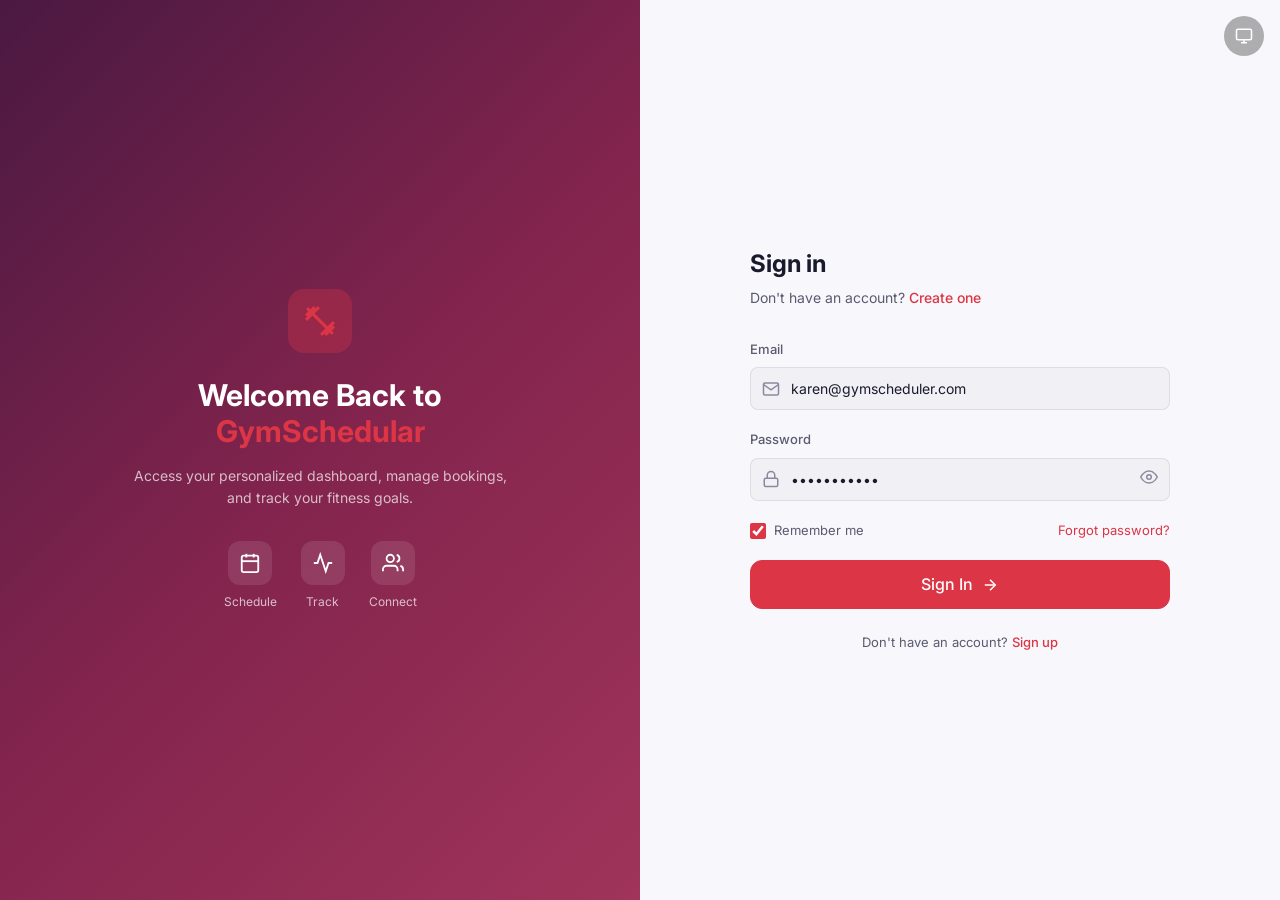
<file: pages/profile.html>
<!DOCTYPE html>
<html lang="en" data-theme="dark">
<head>
  <meta charset="UTF-8">
  <meta name="viewport" content="width=device-width, initial-scale=1.0">
  <title>GymSchedular - Profile</title>
  <link rel="stylesheet" href="../css/variables.css">
  <link rel="stylesheet" href="../css/base.css">
  <link rel="stylesheet" href="../css/components.css">
  <link rel="stylesheet" href="../css/sidebar.css">
  <link rel="stylesheet" href="../css/profile.css">
  <link rel="stylesheet" href="../css/responsive.css">
  <link rel="icon" href="data:image/svg+xml,<svg xmlns='http://www.w3.org/2000/svg' viewBox='0 0 24 24' fill='%23dc3545'><path d='M20.57 14.86L22 13.43 20.57 12 17 15.57 8.43 7 12 3.43 10.57 2 9.14 3.43 7.71 2 5.57 4.14 4.14 2.71 2.71 4.14l1.43 1.43L2 7.71l1.43 1.43L2 10.57 3.43 12 7 8.43 15.57 17 12 20.57 13.43 22l1.43-1.43L16.29 22l2.14-2.14 1.43 1.43 1.43-1.43-1.43-1.43L22 16.29z'/></svg>">
</head>
<body>
  <div class="app-layout" id="app">
    <main class="main-content" id="mainContent"></main>
  </div>

  <script src="../js/utils/storage.js"></script>
  <script src="../js/utils/theme.js"></script>
  <script src="../js/utils/icons.js"></script>
  <script src="../js/utils/data.js"></script>
  <script src="../js/components/sidebar.js"></script>
  <script src="../js/components/toast.js"></script>
  <script>
    if (!UserManager.isLoggedIn()) {
      window.location.href = 'login.html';
    }

    const user = UserManager.getCurrentUser();

    function renderProfile() {
      const app = document.getElementById('app');
      const mainContent = document.getElementById('mainContent');

      const mobileHeaderHTML = createMobileHeader();
      mainContent.insertAdjacentHTML('beforebegin', mobileHeaderHTML);
      app.insertAdjacentHTML('afterbegin', createSidebar(''));

      const initials = user ? user.name.split(' ').map(n => n[0]).join('') : 'U';
      const memberSince = user && user.createdAt ? new Date(user.createdAt).toLocaleDateString('en-US', { year: 'numeric', month: 'long' }) : 'N/A';

      mainContent.innerHTML = `
        <div class="profile-header fade-in">
          <div>
            <h1>My Profile</h1>
            <p class="profile-subtitle">Manage your account settings</p>
          </div>
        </div>

        <div class="profile-grid">
          <!-- Profile Card -->
          <div class="profile-card card fade-in">
            <div class="profile-card-top">
              <div class="profile-avatar-wrapper" onclick="document.getElementById('photoInput').click()">
                <div class="profile-avatar-large" id="profileAvatar">
                  ${user && user.profilePhoto ? `<img src="${user.profilePhoto}" alt="Profile" class="profile-avatar-img">` : initials}
                </div>
                <div class="profile-avatar-overlay">
                  <svg viewBox="0 0 24 24" fill="none" stroke="currentColor" stroke-width="2"><path d="M23 19a2 2 0 0 1-2 2H3a2 2 0 0 1-2-2V8a2 2 0 0 1 2-2h4l2-3h6l2 3h4a2 2 0 0 1 2 2z"/><circle cx="12" cy="13" r="4"/></svg>
                </div>
                <input type="file" id="photoInput" accept="image/*" style="display:none" onchange="handlePhotoUpload(event)">
              </div>
              <h2 class="profile-name">${user ? user.name : 'User'}</h2>
              <p class="profile-email">${user ? user.email : ''}</p>
              <span class="premium-badge">
                ${Icons.crown} ${user ? user.plan : 'Premium'} Member
              </span>
            </div>
            <div class="profile-card-stats">
              <div class="profile-stat-item">
                <strong>${user && user.stats ? user.stats.totalClasses : 47}</strong>
                <span>Classes</span>
              </div>
              <div class="profile-stat-item">
                <strong>${user && user.stats ? user.stats.streak : 12}</strong>
                <span>Day Streak</span>
              </div>
              <div class="profile-stat-item">
                <strong>${memberSince}</strong>
                <span>Member Since</span>
              </div>
            </div>
          </div>

          <!-- Edit Form -->
          <div class="profile-form-section">
            <div class="card fade-in">
              <h3 class="section-title">Personal Information</h3>
              <form id="profileForm" onsubmit="handleProfileUpdate(event)">
                <div class="profile-form-grid">
                  <div class="form-group">
                    <label class="form-label" for="profileName">Full Name</label>
                    <input type="text" class="form-input" id="profileName" value="${user ? user.name : ''}" required>
                  </div>
                  <div class="form-group">
                    <label class="form-label" for="profileEmail">Email</label>
                    <input type="email" class="form-input" id="profileEmail" value="${user ? user.email : ''}" required>
                  </div>
                </div>
                <button type="submit" class="btn btn-primary" style="margin-top:var(--space-4);">Save Changes</button>
              </form>
            </div>

            <div class="card fade-in">
              <h3 class="section-title">Change Password</h3>
              <form id="passwordForm" onsubmit="handlePasswordChange(event)">
                <div class="profile-form-grid">
                  <div class="form-group">
                    <label class="form-label" for="currentPassword">Current Password</label>
                    <input type="password" class="form-input" id="currentPassword" placeholder="Enter current password" required>
                  </div>
                  <div class="form-group">
                    <label class="form-label" for="newPassword">New Password</label>
                    <input type="password" class="form-input" id="newPassword" placeholder="Min 8 characters" required minlength="8">
                  </div>
                </div>
                <button type="submit" class="btn btn-outline" style="margin-top:var(--space-4);">Update Password</button>
              </form>
            </div>

            <div class="card fade-in">
              <h3 class="section-title">Preferences</h3>
              <div class="preferences-list">
                <div class="preference-item">
                  <div>
                    <strong>Dark Mode</strong>
                    <p>Toggle between light and dark themes</p>
                  </div>
                  ${ThemeManager.createToggleButton()}
                </div>
                <div class="preference-item">
                  <div>
                    <strong>Email Notifications</strong>
                    <p>Receive booking confirmations and reminders</p>
                  </div>
                  <label class="toggle-switch">
                    <input type="checkbox" checked>
                    <span class="toggle-slider"></span>
                  </label>
                </div>
              </div>
            </div>

            <div class="card fade-in" style="border-color:rgba(239,68,68,0.3);">
              <h3 class="section-title" style="color:var(--danger);">Danger Zone</h3>
              <p style="color:var(--text-secondary);font-size:var(--font-size-sm);margin-bottom:var(--space-4);">Once you sign out, you'll need to log in again.</p>
              <button class="btn btn-outline" style="border-color:var(--danger);color:var(--danger);" onclick="handleSignOut()">Sign Out</button>
            </div>
          </div>
        </div>
      `;

      initSidebar();
      ThemeManager.updateToggleUI(ThemeManager.get());
    }

    function handleProfileUpdate(e) {
      e.preventDefault();
      const name = document.getElementById('profileName').value.trim();
      const email = document.getElementById('profileEmail').value.trim();

      if (!name || !email) return;

      const updatedUser = { ...user, name, email };
      UserManager.setCurrentUser(updatedUser);

      // Also update in users list
      const users = UserManager.getUsers();
      const idx = users.findIndex(u => u.id === user.id);
      if (idx > -1) {
        users[idx] = { ...users[idx], name, email };
        Storage.set('users', users);
      }

      showToast('Profile updated successfully!', 'success');
      setTimeout(() => location.reload(), 600);
    }

    function handlePasswordChange(e) {
      e.preventDefault();
      const current = document.getElementById('currentPassword').value;
      const newPass = document.getElementById('newPassword').value;

      if (user.password !== current) {
        showToast('Current password is incorrect', 'error');
        return;
      }

      const updatedUser = { ...user, password: newPass };
      UserManager.setCurrentUser(updatedUser);

      const users = UserManager.getUsers();
      const idx = users.findIndex(u => u.id === user.id);
      if (idx > -1) {
        users[idx] = { ...users[idx], password: newPass };
        Storage.set('users', users);
      }

      showToast('Password updated!', 'success');
      document.getElementById('passwordForm').reset();
    }

    function handlePhotoUpload(e) {
      const file = e.target.files[0];
      if (!file) return;

      if (!file.type.startsWith('image/')) {
        showToast('Please select an image file', 'error');
        return;
      }

      if (file.size > 2 * 1024 * 1024) {
        showToast('Image must be under 2MB', 'error');
        return;
      }

      const reader = new FileReader();
      reader.onload = function(ev) {
        const dataUrl = ev.target.result;

        // Update avatar preview
        const avatar = document.getElementById('profileAvatar');
        avatar.innerHTML = `<img src="${dataUrl}" alt="Profile" class="profile-avatar-img">`;

        // Save to user
        const updatedUser = { ...user, profilePhoto: dataUrl };
        UserManager.setCurrentUser(updatedUser);

        const users = UserManager.getUsers();
        const idx = users.findIndex(u => u.id === user.id);
        if (idx > -1) {
          users[idx] = { ...users[idx], profilePhoto: dataUrl };
          Storage.set('users', users);
        }

        showToast('Profile photo updated!', 'success');
      };
      reader.readAsDataURL(file);
    }

    renderProfile();
  </script>
</body>
</html>
</file>
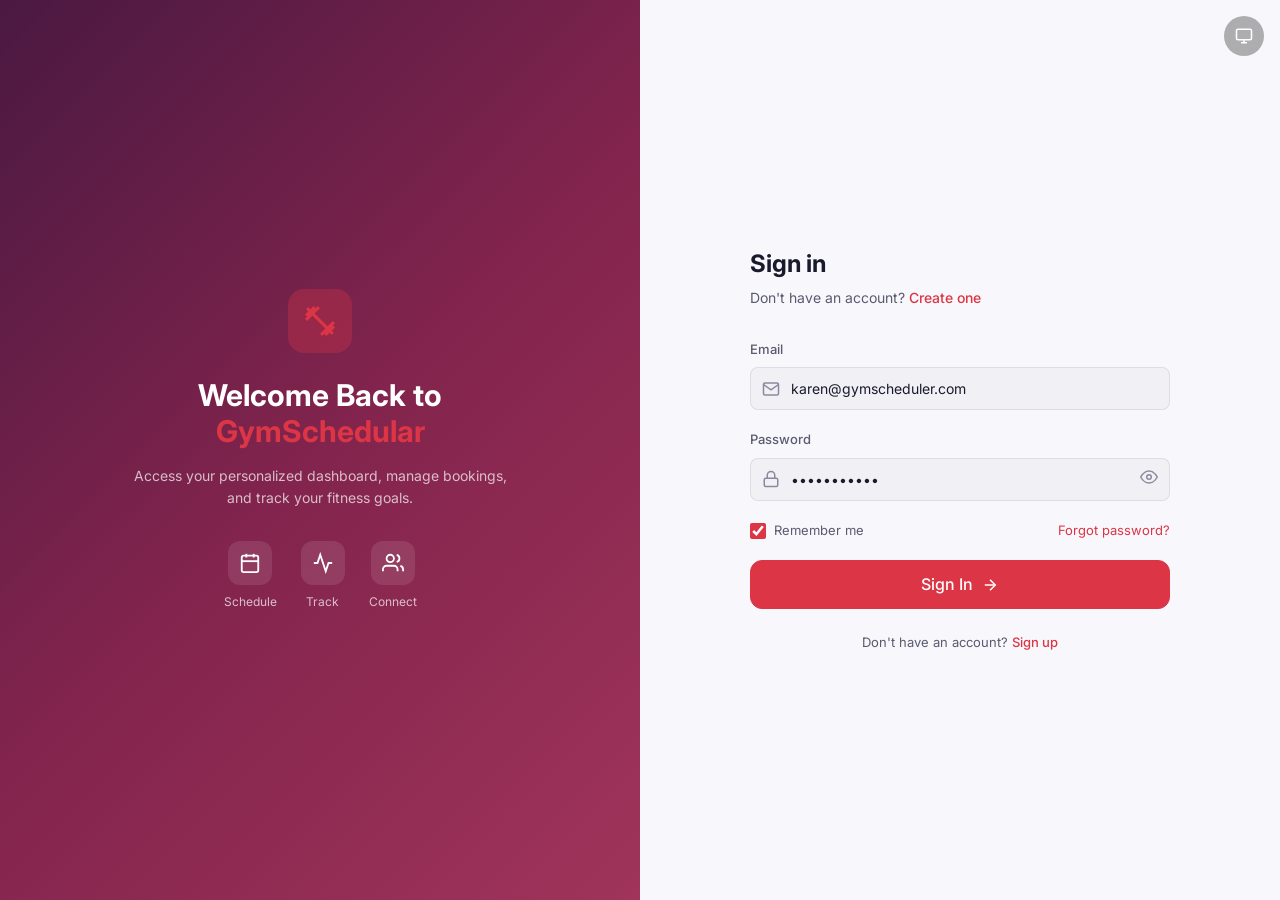
<file: pages/schedule.html>
<!DOCTYPE html>
<html lang="en" data-theme="dark">
<head>
  <meta charset="UTF-8">
  <meta name="viewport" content="width=device-width, initial-scale=1.0">
  <title>GymSchedular - Schedule</title>
  <link rel="stylesheet" href="../css/variables.css">
  <link rel="stylesheet" href="../css/base.css">
  <link rel="stylesheet" href="../css/components.css">
  <link rel="stylesheet" href="../css/sidebar.css">
  <link rel="stylesheet" href="../css/schedule.css">
  <link rel="stylesheet" href="../css/responsive.css">
  <link rel="icon" href="data:image/svg+xml,<svg xmlns='http://www.w3.org/2000/svg' viewBox='0 0 24 24' fill='%23dc3545'><path d='M20.57 14.86L22 13.43 20.57 12 17 15.57 8.43 7 12 3.43 10.57 2 9.14 3.43 7.71 2 5.57 4.14 4.14 2.71 2.71 4.14l1.43 1.43L2 7.71l1.43 1.43L2 10.57 3.43 12 7 8.43 15.57 17 12 20.57 13.43 22l1.43-1.43L16.29 22l2.14-2.14 1.43 1.43 1.43-1.43-1.43-1.43L22 16.29z'/></svg>">
</head>
<body>
  <div class="app-layout" id="app">
    <main class="main-content" id="mainContent"></main>
  </div>

  <script src="../js/utils/storage.js"></script>
  <script src="../js/utils/theme.js"></script>
  <script src="../js/utils/icons.js"></script>
  <script src="../js/utils/data.js"></script>
  <script src="../js/components/sidebar.js"></script>
  <script src="../js/components/toast.js"></script>

  <script>
    if (!UserManager.isLoggedIn()) {
      window.location.href = 'login.html';
    }

    const scheduleClasses = [
      { name: 'Power Yoga Flow', instructor: 'Sarah Chen', time: '7:00 AM', duration: '60 min', category: 'yoga', spots: 8, image: 'https://images.unsplash.com/photo-1544367567-0f2fcb009e0b?w=400&h=250&fit=crop', booked: true },
      { name: 'HIIT Blast', instructor: 'Marcus Johnson', time: '9:00 AM', duration: '45 min', category: 'hiit', spots: 12, image: 'https://images.unsplash.com/photo-1534258936925-c58bed479fcb?w=400&h=250&fit=crop', booked: true },
      { name: 'Pilates Core', instructor: 'Emma Wilson', time: '10:30 AM', duration: '50 min', category: 'pilates', spots: 6, image: 'https://images.unsplash.com/photo-1518611012118-696072aa579a?w=400&h=250&fit=crop', booked: false },
      { name: 'Boxing Fundamentals', instructor: 'Jake Torres', time: '12:00 PM', duration: '60 min', category: 'boxing', spots: 10, image: 'https://images.unsplash.com/photo-1549719386-74dfcbf7dbed?w=400&h=250&fit=crop', booked: false },
      { name: 'Strength & Conditioning', instructor: 'Emma Wilson', time: '5:30 PM', duration: '55 min', category: 'strength', spots: 0, image: 'https://images.unsplash.com/photo-1581009146145-b5ef050c2e1e?w=400&h=250&fit=crop', booked: true, waitlisted: true },
      { name: 'Evening Yoga', instructor: 'Sarah Chen', time: '7:00 PM', duration: '60 min', category: 'yoga', spots: 15, image: 'https://images.unsplash.com/photo-1506126613408-eca07ce68773?w=400&h=250&fit=crop', booked: false }
    ];

    const weekDays = [
      { day: 'Mon', date: '3', month: 'Mar' },
      { day: 'Tue', date: '4', month: 'Mar' },
      { day: 'Wed', date: '5', month: 'Mar', active: true },
      { day: 'Thu', date: '6', month: 'Mar' },
      { day: 'Fri', date: '7', month: 'Mar' },
      { day: 'Sat', date: '8', month: 'Mar' },
      { day: 'Sun', date: '9', month: 'Mar' }
    ];

    let selectedDay = 2; // Wed index

    function toggleFavorite(btn, name) {
      btn.classList.toggle('active');
      const isFav = btn.classList.contains('active');
      showToast(isFav ? `${name} added to favorites` : `${name} removed from favorites`, isFav ? 'success' : 'info');
    }

    function bookClass(btn, cls) {
      if (cls.booked && !cls.waitlisted) {
        showToast('You\'re already booked for this class', 'info');
        return;
      }
      btn.textContent = 'Booked ✓';
      btn.classList.add('booked');
      btn.disabled = true;
      showToast(`Booked ${cls.name} at ${cls.time}!`, 'success');
    }

    function renderSchedule() {
      const app = document.getElementById('app');
      const mainContent = document.getElementById('mainContent');

      const mobileHeaderHTML = createMobileHeader();
      mainContent.insertAdjacentHTML('beforebegin', mobileHeaderHTML);
      app.insertAdjacentHTML('afterbegin', createSidebar('schedule'));

      mainContent.innerHTML = `
        <div class="schedule-header fade-in">
          <div>
            <h1>Schedule</h1>
            <p class="schedule-subtitle">March 2026</p>
          </div>
          <div style="display:flex;align-items:center;gap:var(--space-3);">
            <div class="view-toggle">
              <button class="view-btn active" title="Grid view">${Icons.grid}</button>
              <button class="view-btn" title="List view">${Icons.list}</button>
            </div>
            <button class="btn btn-outline" onclick="window.location.href='classes.html'">
              ${Icons.filter} Filter
            </button>
          </div>
        </div>

        <!-- Day Selector -->
        <div class="day-selector fade-in">
          ${weekDays.map((d, i) => `
            <button class="day-pill ${i === selectedDay ? 'active' : ''}" onclick="selectDay(${i}, this)">
              <span class="day-name">${d.day}</span>
              <span class="day-date">${d.date}</span>
            </button>
          `).join('')}
        </div>

        <!-- Schedule Cards Grid -->
        <div class="schedule-cards" id="scheduleCards">
          ${scheduleClasses.map((cls, i) => `
            <div class="schedule-card animate-slide-up" style="animation-delay:${0.05 * (i + 1)}s">
              <div class="schedule-card-image">
                <img src="${cls.image}" alt="${cls.name}" loading="lazy">
                <span class="badge badge-${cls.category}">${cls.category.charAt(0).toUpperCase() + cls.category.slice(1)}</span>
                <button class="favorite-btn ${cls.booked ? 'active' : ''}" onclick="toggleFavorite(this, '${cls.name}')" aria-label="Toggle favorite">
                  ${Icons.heart}
                </button>
              </div>
              <div class="schedule-card-body">
                <h3>${cls.name}</h3>
                <p class="card-instructor">${Icons.user} ${cls.instructor}</p>
                <div class="schedule-card-footer">
                  <div class="card-details">
                    <span>${Icons.clock} ${cls.time}</span>
                    <span>${Icons.fire} ${cls.duration}</span>
                  </div>
                  <div class="card-spots">
                    ${cls.spots > 0
                      ? `<span class="spots-available">${cls.spots} spots left</span>`
                      : `<span class="spots-full">Full</span>`
                    }
                  </div>
                </div>
                <button class="btn btn-primary btn-sm ${cls.booked && !cls.waitlisted ? 'booked' : ''}" 
                        onclick="bookClass(this, scheduleClasses[${i}])"
                        ${cls.booked && !cls.waitlisted ? 'disabled' : ''}>
                  ${cls.booked && !cls.waitlisted ? 'Booked ✓' : cls.waitlisted ? 'Join Waitlist' : 'Book Now'}
                </button>
              </div>
            </div>
          `).join('')}
        </div>
      `;

      initSidebar();
      ThemeManager.updateToggleUI(ThemeManager.get());
    }

    function selectDay(index, btn) {
      selectedDay = index;
      document.querySelectorAll('.day-pill').forEach(p => p.classList.remove('active'));
      btn.classList.add('active');
    }

    renderSchedule();
  </script>
</body>
</html>
</file>
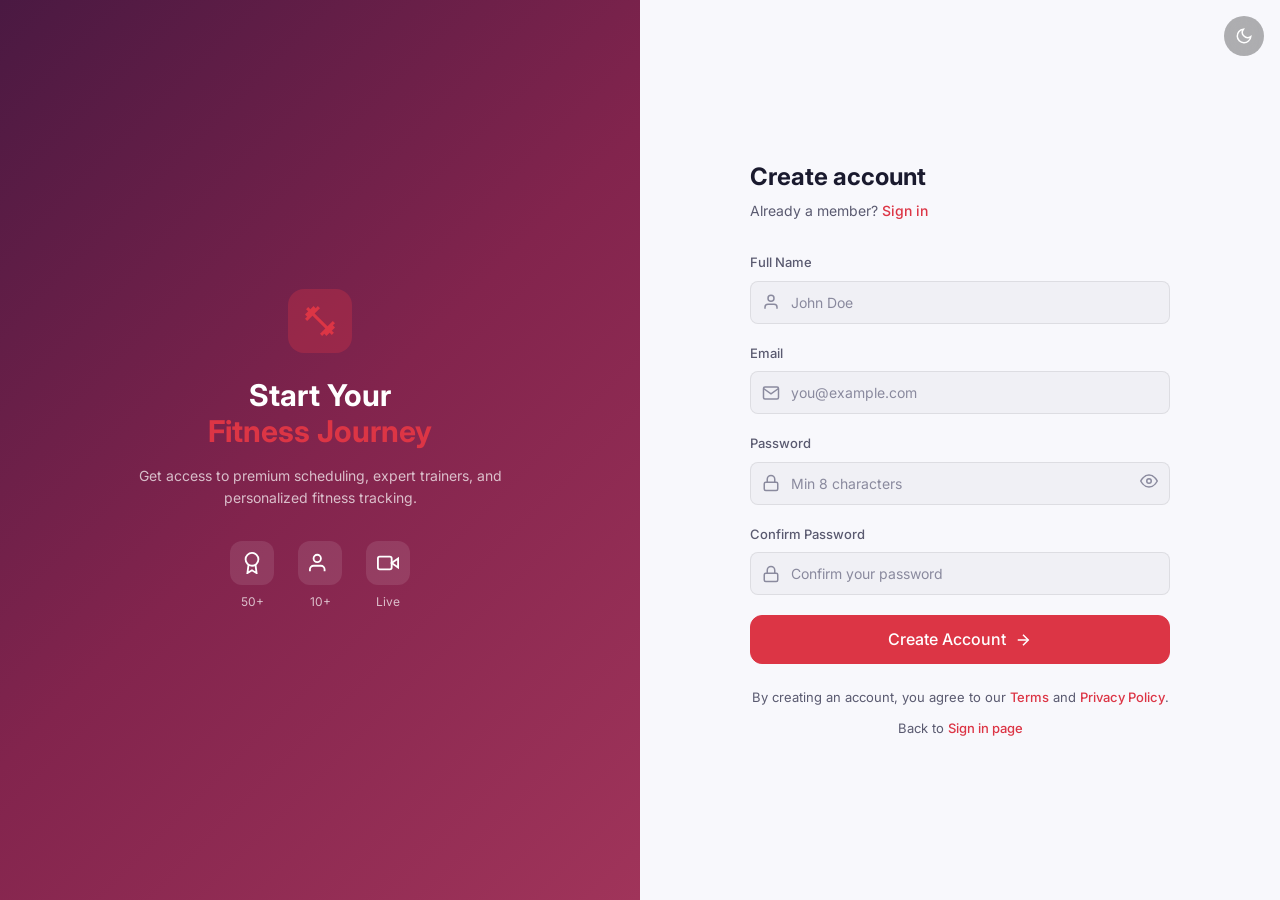
<file: pages/signup.html>
<!DOCTYPE html>
<html lang="en" data-theme="dark">
<head>
  <meta charset="UTF-8">
  <meta name="viewport" content="width=device-width, initial-scale=1.0">
  <title>GymSchedular - Create Account</title>
  <link rel="stylesheet" href="../css/variables.css">
  <link rel="stylesheet" href="../css/base.css">
  <link rel="stylesheet" href="../css/components.css">
  <link rel="stylesheet" href="../css/auth.css">
  <link rel="stylesheet" href="../css/responsive.css">
  <link rel="icon" href="data:image/svg+xml,<svg xmlns='http://www.w3.org/2000/svg' viewBox='0 0 24 24' fill='%23dc3545'><path d='M20.57 14.86L22 13.43 20.57 12 17 15.57 8.43 7 12 3.43 10.57 2 9.14 3.43 7.71 2 5.57 4.14 4.14 2.71 2.71 4.14l1.43 1.43L2 7.71l1.43 1.43L2 10.57 3.43 12 7 8.43 15.57 17 12 20.57 13.43 22l1.43-1.43L16.29 22l2.14-2.14 1.43 1.43 1.43-1.43-1.43-1.43L22 16.29z'/></svg>">
</head>
<body>
  <div class="auth-page">
    <!-- Left Panel -->
    <div class="auth-left">
      <div class="auth-left-content">
        <div class="auth-left-logo">
          <svg viewBox="0 0 24 24" fill="currentColor" width="36" height="36"><path d="M20.57 14.86L22 13.43 20.57 12 17 15.57 8.43 7 12 3.43 10.57 2 9.14 3.43 7.71 2 5.57 4.14 4.14 2.71 2.71 4.14l1.43 1.43L2 7.71l1.43 1.43L2 10.57 3.43 12 7 8.43 15.57 17 12 20.57 13.43 22l1.43-1.43L16.29 22l2.14-2.14 1.43 1.43 1.43-1.43-1.43-1.43L22 16.29z"/></svg>
        </div>
        <h1>Start Your<br><span>Fitness Journey</span></h1>
        <p>Get access to premium scheduling, expert trainers, and personalized fitness tracking.</p>
        <div class="auth-features">
          <div class="auth-feature">
            <div class="auth-feature-icon">
              <svg viewBox="0 0 24 24" fill="none" stroke="currentColor" stroke-width="2" width="22" height="22"><circle cx="12" cy="8" r="7"/><polyline points="8.21 13.89 7 23 12 20 17 23 15.79 13.88"/></svg>
            </div>
            <span>50+</span>
          </div>
          <div class="auth-feature">
            <div class="auth-feature-icon">
              <svg viewBox="0 0 24 24" fill="none" stroke="currentColor" stroke-width="2" width="22" height="22"><path d="M17 21v-2a4 4 0 0 0-4-4H5a4 4 0 0 0-4 4v2"/><circle cx="9" cy="7" r="4"/></svg>
            </div>
            <span>10+</span>
          </div>
          <div class="auth-feature">
            <div class="auth-feature-icon">
              <svg viewBox="0 0 24 24" fill="none" stroke="currentColor" stroke-width="2" width="22" height="22"><path d="M23 7l-7 5 7 5V7z"/><rect x="1" y="5" width="15" height="14" rx="2" ry="2"/></svg>
            </div>
            <span>Live</span>
          </div>
        </div>
      </div>
    </div>

    <!-- Right Panel - Signup Form -->
    <div class="auth-right">
      <div class="auth-form-container">
        <div class="auth-form-header">
          <h2>Create account</h2>
          <p>Already a member? <a href="login.html">Sign in</a></p>
        </div>

        <form class="auth-form" id="signupForm" onsubmit="handleSignup(event)">
          <div class="form-group">
            <label class="form-label" for="fullName">Full Name</label>
            <div class="form-input-icon">
              <svg viewBox="0 0 24 24" fill="none" stroke="currentColor" stroke-width="2"><path d="M20 21v-2a4 4 0 0 0-4-4H8a4 4 0 0 0-4 4v2"/><circle cx="12" cy="7" r="4"/></svg>
              <input type="text" class="form-input" id="fullName" placeholder="John Doe" required autocomplete="name">
            </div>
          </div>

          <div class="form-group">
            <label class="form-label" for="signupEmail">Email</label>
            <div class="form-input-icon">
              <svg viewBox="0 0 24 24" fill="none" stroke="currentColor" stroke-width="2"><path d="M4 4h16c1.1 0 2 .9 2 2v12c0 1.1-.9 2-2 2H4c-1.1 0-2-.9-2-2V6c0-1.1.9-2 2-2z"/><polyline points="22,6 12,13 2,6"/></svg>
              <input type="email" class="form-input" id="signupEmail" placeholder="you@example.com" required autocomplete="email">
            </div>
          </div>

          <div class="form-group">
            <label class="form-label" for="signupPassword">Password</label>
            <div class="form-input-icon">
              <svg viewBox="0 0 24 24" fill="none" stroke="currentColor" stroke-width="2"><rect x="3" y="11" width="18" height="11" rx="2" ry="2"/><path d="M7 11V7a5 5 0 0 1 10 0v4"/></svg>
              <input type="password" class="form-input" id="signupPassword" placeholder="Min 8 characters" required minlength="8" autocomplete="new-password">
              <button type="button" class="input-toggle" onclick="togglePasswordVisibility(this)" aria-label="Toggle password visibility">
                <svg viewBox="0 0 24 24" fill="none" stroke="currentColor" stroke-width="2" width="18" height="18"><path d="M1 12s4-8 11-8 11 8 11 8-4 8-11 8-11-8-11-8z"/><circle cx="12" cy="12" r="3"/></svg>
              </button>
            </div>
          </div>

          <div class="form-group">
            <label class="form-label" for="confirmPassword">Confirm Password</label>
            <div class="form-input-icon">
              <svg viewBox="0 0 24 24" fill="none" stroke="currentColor" stroke-width="2"><rect x="3" y="11" width="18" height="11" rx="2" ry="2"/><path d="M7 11V7a5 5 0 0 1 10 0v4"/></svg>
              <input type="password" class="form-input" id="confirmPassword" placeholder="Confirm your password" required autocomplete="new-password">
            </div>
          </div>

          <button type="submit" class="btn btn-primary btn-lg btn-block">
            Create Account
            <svg viewBox="0 0 24 24" fill="none" stroke="currentColor" stroke-width="2" width="18" height="18"><line x1="5" y1="12" x2="19" y2="12"/><polyline points="12 5 19 12 12 19"/></svg>
          </button>
        </form>

        <div class="auth-footer">
          By creating an account, you agree to our <a href="#">Terms</a> and <a href="#">Privacy Policy</a>.
        </div>

        <div class="auth-footer" style="margin-top:12px;">
          Back to <a href="login.html">Sign in page</a>
        </div>
      </div>
    </div>
  </div>

  <!-- Theme toggle -->
  <div style="position:fixed;top:16px;right:16px;z-index:1000;">
    <button onclick="toggleTheme()" style="width:40px;height:40px;border-radius:50%;background:rgba(0,0,0,0.3);backdrop-filter:blur(8px);border:none;cursor:pointer;display:flex;align-items:center;justify-content:center;color:#fff;transition:all 0.2s;" title="Toggle theme" id="themeBtn">
      <svg viewBox="0 0 24 24" fill="none" stroke="currentColor" stroke-width="2" width="18" height="18"><path d="M21 12.79A9 9 0 1 1 11.21 3 7 7 0 0 0 21 12.79z"/></svg>
    </button>
  </div>

  <script src="../js/utils/storage.js"></script>
  <script src="../js/utils/theme.js"></script>
  <script>
    function handleSignup(e) {
      e.preventDefault();
      const name = document.getElementById('fullName').value.trim();
      const email = document.getElementById('signupEmail').value.trim();
      const password = document.getElementById('signupPassword').value;
      const confirm = document.getElementById('confirmPassword').value;

      if (password !== confirm) {
        alert('Passwords do not match');
        return;
      }

      const result = UserManager.registerUser({ name, email, password });
      if (result.success) {
        UserManager.loginUser(email, password);
        window.location.href = 'dashboard.html';
      } else {
        alert(result.message);
      }
    }

    function togglePasswordVisibility(btn) {
      const input = btn.parentElement.querySelector('input');
      const isPassword = input.type === 'password';
      input.type = isPassword ? 'text' : 'password';
      btn.innerHTML = isPassword
        ? '<svg viewBox="0 0 24 24" fill="none" stroke="currentColor" stroke-width="2" width="18" height="18"><path d="M17.94 17.94A10.07 10.07 0 0 1 12 20c-7 0-11-8-11-8a18.45 18.45 0 0 1 5.06-5.94M9.9 4.24A9.12 9.12 0 0 1 12 4c7 0 11 8 11 8a18.5 18.5 0 0 1-2.16 3.19m-6.72-1.07a3 3 0 1 1-4.24-4.24"/><line x1="1" y1="1" x2="23" y2="23"/></svg>'
        : '<svg viewBox="0 0 24 24" fill="none" stroke="currentColor" stroke-width="2" width="18" height="18"><path d="M1 12s4-8 11-8 11 8 11 8-4 8-11 8-11-8-11-8z"/><circle cx="12" cy="12" r="3"/></svg>';
    }

    function toggleTheme() {
      const next = ThemeManager.toggle();
      const btn = document.getElementById('themeBtn');
      if (next === 'light') btn.innerHTML = '<svg viewBox="0 0 24 24" fill="none" stroke="currentColor" stroke-width="2" width="18" height="18"><circle cx="12" cy="12" r="5"/><line x1="12" y1="1" x2="12" y2="3"/></svg>';
      else if (next === 'dark') btn.innerHTML = '<svg viewBox="0 0 24 24" fill="none" stroke="currentColor" stroke-width="2" width="18" height="18"><path d="M21 12.79A9 9 0 1 1 11.21 3 7 7 0 0 0 21 12.79z"/></svg>';
      else btn.innerHTML = '<svg viewBox="0 0 24 24" fill="none" stroke="currentColor" stroke-width="2" width="18" height="18"><rect x="2" y="3" width="20" height="14" rx="2" ry="2"/><line x1="8" y1="21" x2="16" y2="21"/><line x1="12" y1="17" x2="12" y2="21"/></svg>';
    }
  </script>
</body>
</html>
</file>
<file: css/variables.css>
/* ========================================
   GymSchedular - CSS Custom Properties
   Theme Variables (Light, Dark, System)
   ======================================== */

:root {
  /* Brand Colors */
  --brand-primary: #dc3545;
  --brand-primary-hover: #c82333;
  --brand-primary-light: rgba(220, 53, 69, 0.15);
  --brand-primary-rgb: 220, 53, 69;

  /* Sidebar */
  --sidebar-width: 240px;
  --sidebar-collapsed-width: 80px;
  --sidebar-bg: linear-gradient(180deg, #4a1942 0%, #2d1128 50%, #1a0a18 100%);
  --sidebar-text: #e0c4d8;
  --sidebar-text-active: #ffffff;
  --sidebar-icon: #c89ab8;
  --sidebar-icon-active: #ffffff;
  --sidebar-active-bg: rgba(220, 53, 69, 0.2);
  --sidebar-hover-bg: rgba(255, 255, 255, 0.08);
  --sidebar-border: rgba(255, 255, 255, 0.08);
  --sidebar-logo-bg: rgba(220, 53, 69, 0.2);

  /* Typography */
  --font-family: 'Inter', -apple-system, BlinkMacSystemFont, 'Segoe UI', Roboto, sans-serif;
  --font-size-xs: 0.75rem;
  --font-size-sm: 0.8125rem;
  --font-size-base: 0.875rem;
  --font-size-md: 1rem;
  --font-size-lg: 1.125rem;
  --font-size-xl: 1.25rem;
  --font-size-2xl: 1.5rem;
  --font-size-3xl: 1.875rem;
  --font-size-4xl: 2.25rem;

  /* Spacing */
  --space-1: 0.25rem;
  --space-2: 0.5rem;
  --space-3: 0.75rem;
  --space-4: 1rem;
  --space-5: 1.25rem;
  --space-6: 1.5rem;
  --space-7: 1.75rem;
  --space-8: 2rem;
  --space-10: 2.5rem;
  --space-12: 3rem;

  /* Border Radius */
  --radius-sm: 6px;
  --radius-md: 8px;
  --radius-lg: 12px;
  --radius-xl: 16px;
  --radius-2xl: 20px;
  --radius-full: 9999px;

  /* Shadows */
  --shadow-sm: 0 1px 2px rgba(0, 0, 0, 0.05);
  --shadow-md: 0 4px 6px -1px rgba(0, 0, 0, 0.1);
  --shadow-lg: 0 10px 15px -3px rgba(0, 0, 0, 0.1);
  --shadow-xl: 0 20px 25px -5px rgba(0, 0, 0, 0.15);

  /* Transitions */
  --transition-fast: 150ms ease;
  --transition-base: 250ms ease;
  --transition-slow: 350ms ease;

  /* Z-Index */
  --z-sidebar: 100;
  --z-overlay: 200;
  --z-modal: 300;
  --z-toast: 400;
  --z-fab: 50;
}

/* ===== DARK THEME (default) ===== */
[data-theme="dark"] {
  --bg-primary: #141420;
  --bg-secondary: #1c1c2e;
  --bg-card: #1e1e32;
  --bg-card-hover: #252540;
  --bg-input: #252538;
  --bg-overlay: rgba(0, 0, 0, 0.6);

  --text-primary: #ffffff;
  --text-secondary: #a0a0b8;
  --text-tertiary: #6b6b80;
  --text-inverse: #141420;

  --border-color: rgba(255, 255, 255, 0.08);
  --border-color-strong: rgba(255, 255, 255, 0.15);

  --card-shadow: 0 4px 24px rgba(0, 0, 0, 0.3);
  --success: #22c55e;
  --warning: #f59e0b;
  --info: #3b82f6;
  --danger: #ef4444;

  --stat-card-1: linear-gradient(135deg, rgba(220, 53, 69, 0.15), rgba(220, 53, 69, 0.05));
  --stat-card-2: linear-gradient(135deg, rgba(245, 158, 11, 0.15), rgba(245, 158, 11, 0.05));
  --stat-card-3: linear-gradient(135deg, rgba(239, 68, 68, 0.15), rgba(239, 68, 68, 0.05));
  --stat-card-4: linear-gradient(135deg, rgba(59, 130, 246, 0.15), rgba(59, 130, 246, 0.05));

  --scrollbar-track: #1a1a2e;
  --scrollbar-thumb: #3a3a50;

  color-scheme: dark;
}

/* ===== LIGHT THEME ===== */
[data-theme="light"] {
  --bg-primary: #f8f8fc;
  --bg-secondary: #f0f0f5;
  --bg-card: #ffffff;
  --bg-card-hover: #f5f5fa;
  --bg-input: #f0f0f5;
  --bg-overlay: rgba(0, 0, 0, 0.4);

  --text-primary: #1a1a2e;
  --text-secondary: #5a5a70;
  --text-tertiary: #8a8a9e;
  --text-inverse: #ffffff;

  --border-color: rgba(0, 0, 0, 0.08);
  --border-color-strong: rgba(0, 0, 0, 0.15);

  --card-shadow: 0 4px 24px rgba(0, 0, 0, 0.08);
  --success: #16a34a;
  --warning: #d97706;
  --info: #2563eb;
  --danger: #dc2626;

  --stat-card-1: linear-gradient(135deg, rgba(220, 53, 69, 0.08), rgba(220, 53, 69, 0.02));
  --stat-card-2: linear-gradient(135deg, rgba(245, 158, 11, 0.08), rgba(245, 158, 11, 0.02));
  --stat-card-3: linear-gradient(135deg, rgba(239, 68, 68, 0.08), rgba(239, 68, 68, 0.02));
  --stat-card-4: linear-gradient(135deg, rgba(59, 130, 246, 0.08), rgba(59, 130, 246, 0.02));

  --scrollbar-track: #e8e8f0;
  --scrollbar-thumb: #c0c0d0;

  color-scheme: light;
}
</file>
<file: css/base.css>
/* ========================================
   GymSchedular - Base Styles
   Reset, Typography, Global Elements
   ======================================== */

@import url('https://fonts.googleapis.com/css2?family=Inter:wght@300;400;500;600;700;800&display=swap');

/* Reset */
*,
*::before,
*::after {
  margin: 0;
  padding: 0;
  box-sizing: border-box;
}

html {
  font-size: 16px;
  scroll-behavior: smooth;
  -webkit-font-smoothing: antialiased;
  -moz-osx-font-smoothing: grayscale;
}

body {
  font-family: var(--font-family);
  background: var(--bg-primary);
  color: var(--text-primary);
  line-height: 1.5;
  min-height: 100vh;
  transition: background-color var(--transition-base), color var(--transition-base);
  overflow-x: hidden;
}

img {
  max-width: 100%;
  height: auto;
  display: block;
}

a {
  text-decoration: none;
  color: inherit;
  transition: color var(--transition-fast);
}

button {
  border: none;
  background: none;
  cursor: pointer;
  font-family: inherit;
  font-size: inherit;
  color: inherit;
  outline: none;
}

input, select, textarea {
  font-family: inherit;
  font-size: inherit;
  outline: none;
  border: none;
}

ul, ol {
  list-style: none;
}

h1, h2, h3, h4, h5, h6 {
  font-weight: 600;
  line-height: 1.3;
}

/* Scrollbar */
::-webkit-scrollbar {
  width: 6px;
  height: 6px;
}

::-webkit-scrollbar-track {
  background: var(--scrollbar-track);
}

::-webkit-scrollbar-thumb {
  background: var(--scrollbar-thumb);
  border-radius: 3px;
}

::-webkit-scrollbar-thumb:hover {
  background: var(--text-tertiary);
}

/* Selection */
::selection {
  background: rgba(var(--brand-primary-rgb), 0.3);
  color: var(--text-primary);
}

/* ===== Utility Classes ===== */
.container {
  max-width: 1200px;
  margin: 0 auto;
  padding: 0 var(--space-6);
}

.sr-only {
  position: absolute;
  width: 1px;
  height: 1px;
  padding: 0;
  margin: -1px;
  overflow: hidden;
  clip: rect(0, 0, 0, 0);
  white-space: nowrap;
  border-width: 0;
}

.text-primary { color: var(--text-primary); }
.text-secondary { color: var(--text-secondary); }
.text-brand { color: var(--brand-primary); }
.text-success { color: var(--success); }
.text-warning { color: var(--warning); }

.flex { display: flex; }
.flex-col { flex-direction: column; }
.items-center { align-items: center; }
.justify-between { justify-content: space-between; }
.justify-center { justify-content: center; }
.gap-1 { gap: var(--space-1); }
.gap-2 { gap: var(--space-2); }
.gap-3 { gap: var(--space-3); }
.gap-4 { gap: var(--space-4); }
.gap-6 { gap: var(--space-6); }
.gap-8 { gap: var(--space-8); }

.grid { display: grid; }
.grid-2 { grid-template-columns: repeat(2, 1fr); }
.grid-3 { grid-template-columns: repeat(3, 1fr); }
.grid-4 { grid-template-columns: repeat(4, 1fr); }

.w-full { width: 100%; }
.h-full { height: 100%; }

.relative { position: relative; }
.absolute { position: absolute; }

.rounded-sm { border-radius: var(--radius-sm); }
.rounded { border-radius: var(--radius-md); }
.rounded-lg { border-radius: var(--radius-lg); }
.rounded-xl { border-radius: var(--radius-xl); }
.rounded-full { border-radius: var(--radius-full); }

.truncate {
  overflow: hidden;
  text-overflow: ellipsis;
  white-space: nowrap;
}

.fade-in {
  animation: fadeIn 0.3s ease-in;
}

@keyframes fadeIn {
  from { opacity: 0; transform: translateY(10px); }
  to { opacity: 1; transform: translateY(0); }
}

@keyframes slideInLeft {
  from { opacity: 0; transform: translateX(-20px); }
  to { opacity: 1; transform: translateX(0); }
}

@keyframes slideInUp {
  from { opacity: 0; transform: translateY(20px); }
  to { opacity: 1; transform: translateY(0); }
}

@keyframes pulse {
  0%, 100% { opacity: 1; }
  50% { opacity: 0.5; }
}

@keyframes spin {
  from { transform: rotate(0deg); }
  to { transform: rotate(360deg); }
}

.animate-slide-up {
  animation: slideInUp 0.4s ease-out;
}

.animate-slide-left {
  animation: slideInLeft 0.3s ease-out;
}
</file>
<file: css/components.css>
/* ========================================
   GymSchedular - Reusable Components
   Buttons, Cards, Badges, Forms, etc.
   ======================================== */

/* ===== Buttons ===== */
.btn {
  display: inline-flex;
  align-items: center;
  justify-content: center;
  gap: var(--space-2);
  padding: 0.625rem 1.25rem;
  border-radius: var(--radius-md);
  font-weight: 500;
  font-size: var(--font-size-base);
  line-height: 1.4;
  transition: all var(--transition-fast);
  cursor: pointer;
  white-space: nowrap;
  border: 1px solid transparent;
}

.btn:active {
  transform: scale(0.97);
}

.btn-primary {
  background: var(--brand-primary);
  color: #ffffff;
  border-color: var(--brand-primary);
}

.btn-primary:hover {
  background: var(--brand-primary-hover);
  border-color: var(--brand-primary-hover);
  box-shadow: 0 4px 12px rgba(var(--brand-primary-rgb), 0.4);
}

.btn-secondary {
  background: transparent;
  color: var(--text-primary);
  border: 1px solid var(--border-color-strong);
}

.btn-secondary:hover {
  background: var(--bg-card-hover);
  border-color: var(--text-tertiary);
}

.btn-outline {
  background: transparent;
  color: var(--brand-primary);
  border: 1px solid var(--brand-primary);
}

.btn-outline:hover {
  background: var(--brand-primary-light);
}

.btn-ghost {
  background: transparent;
  color: var(--text-secondary);
  padding: var(--space-2) var(--space-3);
}

.btn-ghost:hover {
  background: var(--bg-card-hover);
  color: var(--text-primary);
}

.btn-sm {
  padding: 0.375rem 0.75rem;
  font-size: var(--font-size-sm);
  border-radius: var(--radius-sm);
}

.btn-lg {
  padding: 0.75rem 1.5rem;
  font-size: var(--font-size-md);
  border-radius: var(--radius-lg);
}

.btn-icon {
  padding: var(--space-2);
  border-radius: var(--radius-md);
  width: 36px;
  height: 36px;
}

.btn-icon svg {
  width: 20px;
  height: 20px;
}

.btn-block {
  width: 100%;
}

/* ===== Cards ===== */
.card {
  background: var(--bg-card);
  border-radius: var(--radius-xl);
  border: 1px solid var(--border-color);
  padding: var(--space-6);
  transition: all var(--transition-base);
}

.card:hover {
  border-color: var(--border-color-strong);
}

.card-compact {
  padding: var(--space-4);
}

.card-flush {
  padding: 0;
  overflow: hidden;
}

.card-interactive:hover {
  transform: translateY(-2px);
  box-shadow: var(--card-shadow);
}

/* ===== Badges ===== */
.badge {
  display: inline-flex;
  align-items: center;
  padding: 0.25rem 0.625rem;
  border-radius: var(--radius-full);
  font-size: var(--font-size-xs);
  font-weight: 600;
  letter-spacing: 0.02em;
  white-space: nowrap;
}

.badge-primary {
  background: var(--brand-primary);
  color: #ffffff;
}

.badge-success {
  background: rgba(34, 197, 94, 0.15);
  color: var(--success);
}

.badge-warning {
  background: rgba(245, 158, 11, 0.15);
  color: var(--warning);
}

.badge-danger {
  background: rgba(239, 68, 68, 0.15);
  color: var(--danger);
}

.badge-info {
  background: rgba(59, 130, 246, 0.15);
  color: var(--info);
}

.badge-outline {
  background: transparent;
  border: 1px solid var(--border-color-strong);
  color: var(--text-secondary);
}

.badge-yoga { background: rgba(167, 139, 250, 0.15); color: #a78bfa; }
.badge-hiit { background: rgba(251, 146, 60, 0.15); color: #fb923c; }
.badge-pilates { background: rgba(147, 197, 253, 0.15); color: #93c5fd; }
.badge-boxing { background: rgba(252, 165, 165, 0.15); color: #fca5a5; }
.badge-strength { background: rgba(134, 239, 172, 0.15); color: #86efac; }
.badge-cardio { background: rgba(253, 186, 116, 0.15); color: #fdba74; }

.badge-intermediate {
  background: rgba(22, 163, 74, 0.2);
  color: #4ade80;
}

.badge-advanced {
  background: rgba(239, 68, 68, 0.2);
  color: #f87171;
}

.badge-beginner {
  background: rgba(59, 130, 246, 0.2);
  color: #60a5fa;
}

[data-theme="light"] .badge-intermediate {
  background: rgba(22, 163, 74, 0.12);
  color: #16a34a;
}
[data-theme="light"] .badge-advanced {
  background: rgba(239, 68, 68, 0.12);
  color: #dc2626;
}
[data-theme="light"] .badge-beginner {
  background: rgba(59, 130, 246, 0.12);
  color: #2563eb;
}

/* ===== Form Elements ===== */
.form-group {
  display: flex;
  flex-direction: column;
  gap: var(--space-2);
}

.form-label {
  font-size: var(--font-size-sm);
  font-weight: 500;
  color: var(--text-secondary);
}

.form-input {
  width: 100%;
  padding: 0.75rem 1rem;
  background: var(--bg-input);
  border: 1px solid var(--border-color);
  border-radius: var(--radius-md);
  color: var(--text-primary);
  font-size: var(--font-size-base);
  transition: all var(--transition-fast);
}

.form-input:focus {
  border-color: var(--brand-primary);
  box-shadow: 0 0 0 3px rgba(var(--brand-primary-rgb), 0.15);
}

.form-input::placeholder {
  color: var(--text-tertiary);
}

.form-input-icon {
  position: relative;
}

.form-input-icon .form-input {
  padding-left: 2.5rem;
}

.form-input-icon svg {
  position: absolute;
  left: 0.75rem;
  top: 50%;
  transform: translateY(-50%);
  width: 18px;
  height: 18px;
  color: var(--text-tertiary);
  pointer-events: none;
}

.form-input-icon .input-toggle {
  position: absolute;
  right: 0.75rem;
  top: 50%;
  transform: translateY(-50%);
  color: var(--text-tertiary);
  cursor: pointer;
  pointer-events: all;
}

.form-input-icon .input-toggle svg {
  position: static;
  transform: none;
}

.form-checkbox {
  display: flex;
  align-items: center;
  gap: var(--space-2);
  cursor: pointer;
  font-size: var(--font-size-sm);
  color: var(--text-secondary);
}

.form-checkbox input[type="checkbox"] {
  width: 16px;
  height: 16px;
  accent-color: var(--brand-primary);
  cursor: pointer;
}

.form-select {
  width: 100%;
  padding: 0.75rem 2.5rem 0.75rem 1rem;
  background: var(--bg-input);
  border: 1px solid var(--border-color);
  border-radius: var(--radius-md);
  color: var(--text-primary);
  font-size: var(--font-size-base);
  appearance: none;
  background-image: url("data:image/svg+xml,%3Csvg xmlns='http://www.w3.org/2000/svg' width='12' height='12' viewBox='0 0 24 24' fill='none' stroke='%23a0a0b8' stroke-width='2'%3E%3Cpath d='m6 9 6 6 6-6'/%3E%3C/svg%3E");
  background-repeat: no-repeat;
  background-position: right 0.75rem center;
  cursor: pointer;
  transition: all var(--transition-fast);
}

.form-select:focus {
  border-color: var(--brand-primary);
  box-shadow: 0 0 0 3px rgba(var(--brand-primary-rgb), 0.15);
}

/* ===== Avatar ===== */
.avatar {
  display: flex;
  align-items: center;
  justify-content: center;
  border-radius: var(--radius-full);
  font-weight: 600;
  background: var(--brand-primary);
  color: #ffffff;
  flex-shrink: 0;
}

.avatar-sm { width: 32px; height: 32px; font-size: var(--font-size-xs); }
.avatar-md { width: 40px; height: 40px; font-size: var(--font-size-sm); }
.avatar-lg { width: 48px; height: 48px; font-size: var(--font-size-md); }
.avatar-xl { width: 64px; height: 64px; font-size: var(--font-size-xl); }

.avatar-img {
  width: 100%;
  height: 100%;
  border-radius: var(--radius-full);
  object-fit: cover;
}

/* ===== Chip/Tag ===== */
.chip {
  display: inline-flex;
  align-items: center;
  gap: var(--space-1);
  padding: 0.25rem 0.75rem;
  background: var(--bg-input);
  border: 1px solid var(--border-color);
  border-radius: var(--radius-full);
  font-size: var(--font-size-xs);
  color: var(--text-secondary);
  white-space: nowrap;
}

.chip-active {
  background: var(--brand-primary);
  color: #ffffff;
  border-color: var(--brand-primary);
}

/* ===== Progress Bar ===== */
.progress-bar {
  width: 100%;
  height: 8px;
  background: var(--bg-input);
  border-radius: var(--radius-full);
  overflow: hidden;
}

.progress-fill {
  height: 100%;
  border-radius: var(--radius-full);
  transition: width var(--transition-base);
}

.progress-easy { background: var(--success); }
.progress-medium { background: var(--warning); }
.progress-hard { background: var(--danger); }

/* ===== Divider ===== */
.divider {
  height: 1px;
  background: var(--border-color);
  width: 100%;
}

/* ===== Dot indicator ===== */
.dot {
  width: 8px;
  height: 8px;
  border-radius: var(--radius-full);
  display: inline-block;
}

.dot-red { background: var(--brand-primary); }
.dot-green { background: var(--success); }
.dot-yellow { background: var(--warning); }
.dot-blue { background: var(--info); }

/* ===== Star Rating ===== */
.star-rating {
  display: inline-flex;
  align-items: center;
  gap: 2px;
  color: #fbbf24;
}

.star-rating svg {
  width: 14px;
  height: 14px;
  fill: currentColor;
}

/* ===== Toast / Notification ===== */
.toast-container {
  position: fixed;
  top: var(--space-6);
  right: var(--space-6);
  z-index: var(--z-toast);
  display: flex;
  flex-direction: column;
  gap: var(--space-3);
}

.toast {
  background: var(--bg-card);
  border: 1px solid var(--border-color);
  border-radius: var(--radius-lg);
  padding: var(--space-4) var(--space-6);
  box-shadow: var(--shadow-xl);
  display: flex;
  align-items: center;
  gap: var(--space-3);
  min-width: 300px;
  animation: slideInRight 0.3s ease-out;
  position: relative;
}

.toast-success { border-left: 3px solid var(--success); }
.toast-error { border-left: 3px solid var(--danger); }
.toast-info { border-left: 3px solid var(--info); }

@keyframes slideInRight {
  from { opacity: 0; transform: translateX(100px); }
  to { opacity: 1; transform: translateX(0); }
}

@keyframes slideOutRight {
  from { opacity: 1; transform: translateX(0); }
  to { opacity: 0; transform: translateX(100px); }
}

.toast.removing {
  animation: slideOutRight 0.3s ease-in forwards;
}

/* ===== FAB (Floating Action Button) ===== */
.fab {
  position: fixed;
  bottom: var(--space-8);
  right: var(--space-8);
  width: 52px;
  height: 52px;
  border-radius: var(--radius-full);
  background: var(--brand-primary);
  color: #ffffff;
  display: flex;
  align-items: center;
  justify-content: center;
  box-shadow: 0 4px 16px rgba(var(--brand-primary-rgb), 0.4);
  z-index: var(--z-fab);
  transition: all var(--transition-fast);
  cursor: pointer;
}

.fab:hover {
  transform: scale(1.1);
  box-shadow: 0 6px 24px rgba(var(--brand-primary-rgb), 0.5);
}

.fab svg {
  width: 24px;
  height: 24px;
}

/* ===== Overlay ===== */
.overlay {
  position: fixed;
  inset: 0;
  background: var(--bg-overlay);
  z-index: calc(var(--z-sidebar) - 1);
  opacity: 0;
  visibility: hidden;
  transition: all var(--transition-base);
}

.overlay.active {
  opacity: 1;
  visibility: visible;
}

/* ===== Empty State ===== */
.empty-state {
  display: flex;
  flex-direction: column;
  align-items: center;
  justify-content: center;
  gap: var(--space-4);
  padding: var(--space-12);
  text-align: center;
  color: var(--text-secondary);
}

.empty-state svg {
  width: 64px;
  height: 64px;
  color: var(--text-tertiary);
}

/* ===== Skeleton Loading ===== */
.skeleton {
  background: linear-gradient(
    90deg,
    var(--bg-input) 25%,
    var(--bg-card-hover) 50%,
    var(--bg-input) 75%
  );
  background-size: 200% 100%;
  animation: shimmer 1.5s infinite;
  border-radius: var(--radius-md);
}

@keyframes shimmer {
  0% { background-position: 200% 0; }
  100% { background-position: -200% 0; }
}
</file>
<file: css/sidebar.css>
/* ========================================
   GymSchedular - Sidebar Styles
   ======================================== */

.sidebar {
  position: fixed;
  top: 0;
  left: 0;
  width: var(--sidebar-width);
  height: 100vh;
  background: var(--sidebar-bg);
  display: flex;
  flex-direction: column;
  z-index: var(--z-sidebar);
  transition: width var(--transition-base);
  overflow: hidden;
}

.sidebar.collapsed {
  width: var(--sidebar-collapsed-width);
}

.sidebar-header {
  display: flex;
  align-items: center;
  justify-content: space-between;
  padding: var(--space-6) var(--space-5);
  min-height: 80px;
}

.sidebar-brand {
  display: flex;
  align-items: center;
  gap: var(--space-3);
}

.sidebar-logo {
  width: 40px;
  height: 40px;
  border-radius: var(--radius-lg);
  background: var(--sidebar-logo-bg);
  display: flex;
  align-items: center;
  justify-content: center;
  flex-shrink: 0;
}

.sidebar-logo svg {
  width: 22px;
  height: 22px;
  color: var(--brand-primary);
}

.sidebar-brand-text {
  display: flex;
  flex-direction: column;
  overflow: hidden;
}

.sidebar-brand-name {
  font-size: var(--font-size-md);
  font-weight: 700;
  color: #ffffff;
  white-space: nowrap;
}

.sidebar-brand-tagline {
  font-size: var(--font-size-xs);
  color: var(--sidebar-text);
  white-space: nowrap;
}

.sidebar-close {
  width: 28px;
  height: 28px;
  display: flex;
  align-items: center;
  justify-content: center;
  border-radius: var(--radius-sm);
  color: var(--sidebar-text);
  cursor: pointer;
  transition: all var(--transition-fast);
}

.sidebar-close:hover {
  background: var(--sidebar-hover-bg);
  color: #ffffff;
}

.sidebar.collapsed .sidebar-brand-text,
.sidebar.collapsed .sidebar-close {
  display: none;
}

.sidebar-nav {
  flex: 1;
  padding: var(--space-2) var(--space-3);
  overflow-y: auto;
  display: flex;
  flex-direction: column;
  gap: var(--space-1);
}

.sidebar-nav::-webkit-scrollbar {
  width: 4px;
}

.nav-item {
  display: flex;
  align-items: center;
  gap: var(--space-3);
  padding: 0.625rem var(--space-4);
  border-radius: var(--radius-lg);
  color: var(--sidebar-text);
  cursor: pointer;
  transition: all var(--transition-fast);
  position: relative;
  text-decoration: none;
  white-space: nowrap;
}

.nav-item:hover {
  background: var(--sidebar-hover-bg);
  color: var(--sidebar-text-active);
}

.nav-item.active {
  background: var(--sidebar-active-bg);
  color: var(--sidebar-text-active);
}

.nav-item.active::after {
  content: '';
  position: absolute;
  right: var(--space-3);
  width: 6px;
  height: 6px;
  border-radius: var(--radius-full);
  background: var(--brand-primary);
}

.nav-item-icon {
  width: 20px;
  height: 20px;
  flex-shrink: 0;
  display: flex;
  align-items: center;
  justify-content: center;
}

.nav-item-icon svg {
  width: 20px;
  height: 20px;
}

.nav-item-text {
  font-size: var(--font-size-base);
  font-weight: 500;
}

.nav-item-subtitle {
  font-size: var(--font-size-xs);
  color: var(--sidebar-text);
  opacity: 0.7;
}

.nav-item-content {
  display: flex;
  flex-direction: column;
  overflow: hidden;
}

.sidebar.collapsed .nav-item {
  justify-content: center;
  padding: 0.75rem;
}

.sidebar.collapsed .nav-item-text,
.sidebar.collapsed .nav-item-subtitle,
.sidebar.collapsed .nav-item.active::after {
  display: none;
}

.sidebar-footer {
  padding: var(--space-5);
  border-top: 1px solid var(--sidebar-border);
  display: flex;
  flex-direction: column;
  align-items: center;
  gap: var(--space-3);
}

.sidebar-user {
  display: flex;
  flex-direction: column;
  align-items: center;
  gap: var(--space-2);
  text-align: center;
}

.sidebar-user-name {
  font-size: var(--font-size-sm);
  font-weight: 600;
  color: #ffffff;
  white-space: nowrap;
}

.sidebar-user-role {
  font-size: var(--font-size-xs);
  color: var(--sidebar-text);
  white-space: nowrap;
}

.sidebar-user-avatar {
  width: 44px;
  height: 44px;
  border-radius: var(--radius-full);
  background: var(--brand-primary);
  display: flex;
  align-items: center;
  justify-content: center;
  font-weight: 700;
  color: #ffffff;
  font-size: var(--font-size-md);
}

.sidebar-signout {
  display: flex;
  align-items: center;
  gap: var(--space-2);
  color: var(--sidebar-text);
  font-size: var(--font-size-sm);
  cursor: pointer;
  padding: var(--space-2) var(--space-3);
  border-radius: var(--radius-md);
  transition: all var(--transition-fast);
  white-space: nowrap;
}

.sidebar-signout:hover {
  color: #ffffff;
  background: var(--sidebar-hover-bg);
}

.sidebar-signout svg {
  width: 18px;
  height: 18px;
}

.sidebar.collapsed .sidebar-user-name,
.sidebar.collapsed .sidebar-user-role,
.sidebar.collapsed .sidebar-signout span {
  display: none;
}

/* ===== Main Content Area ===== */
.app-layout{
  min-height: 100vh;
}

.main-content {
  margin-left: var(--sidebar-width);
  flex: 1;
  padding: var(--space-8);
  transition: margin-left var(--transition-base);
  min-height: 100vh;
}

.sidebar.collapsed ~ .main-content,
.main-content.sidebar-collapsed {
  margin-left: var(--sidebar-collapsed-width);
}

/* Mobile: hide sidebar, show bottom tabs + mobile header */
@media (max-width: 768px) {
  .sidebar {
    display: none !important;
  }

  .main-content {
    margin-left: 0 !important;
  }

  .mobile-header {
    display: flex !important;
  }
}

/* Mobile header (hamburger) */
.mobile-header {
  display: none;
  align-items: center;
  justify-content: space-between;
  padding: var(--space-4);
  background: var(--bg-card);
  border-bottom: 1px solid var(--border-color);
  position: sticky;
  top: 0;
  z-index: calc(var(--z-sidebar) - 2);
}

.mobile-hamburger {
  width: 40px;
  height: 40px;
  display: flex;
  align-items: center;
  justify-content: center;
  border-radius: var(--radius-md);
  cursor: pointer;
  color: var(--text-primary);
}

.mobile-hamburger:hover {
  background: var(--bg-input);
}

.mobile-hamburger svg {
  width: 24px;
  height: 24px;
}

.mobile-logo {
  display: flex;
  align-items: center;
  gap: var(--space-2);
}

.mobile-logo-icon {
  width: 32px;
  height: 32px;
  border-radius: var(--radius-md);
  background: var(--brand-primary-light);
  display: flex;
  align-items: center;
  justify-content: center;
}

.mobile-logo-icon svg {
  width: 18px;
  height: 18px;
  color: var(--brand-primary);
}

.mobile-logo-text {
  font-weight: 700;
  font-size: var(--font-size-md);
}

/* ===== Bottom Tabs - iOS 26 Liquid Glass ===== */
.bottom-tabs {
  display: none;
}

@media (max-width: 768px) {
  .bottom-tabs {
    display: block;
    position: fixed;
    bottom: 0;
    left: 0;
    right: 0;
    z-index: calc(var(--z-sidebar) + 1);
    padding: 0 var(--space-3) var(--space-4);
    pointer-events: none;
  }

  .bottom-tabs-glass {
    display: flex;
    align-items: center;
    justify-content: space-around;
    padding: var(--space-2) var(--space-2);
    border-radius: 28px;
    pointer-events: auto;
    /* Liquid glass effect */
    background: rgba(255, 255, 255, 0.08);
    -webkit-backdrop-filter: blur(40px) saturate(180%);
    backdrop-filter: blur(40px) saturate(180%);
    border: 1px solid rgba(255, 255, 255, 0.12);
    box-shadow:
      0 8px 32px rgba(0, 0, 0, 0.3),
      inset 0 1px 0 rgba(255, 255, 255, 0.1),
      inset 0 -1px 0 rgba(0, 0, 0, 0.1);
  }

  [data-theme="light"] .bottom-tabs-glass {
    background: rgba(255, 255, 255, 0.55);
    border: 1px solid rgba(255, 255, 255, 0.5);
    box-shadow:
      0 8px 32px rgba(0, 0, 0, 0.08),
      inset 0 1px 0 rgba(255, 255, 255, 0.6),
      inset 0 -1px 0 rgba(0, 0, 0, 0.03);
  }

  .bottom-tab {
    display: flex;
    flex-direction: column;
    align-items: center;
    gap: 2px;
    padding: var(--space-2) var(--space-3);
    border-radius: 20px;
    color: rgba(255, 255, 255, 0.45);
    text-decoration: none;
    transition: all 0.3s cubic-bezier(0.4, 0, 0.2, 1);
    position: relative;
    min-width: 52px;
  }

  [data-theme="light"] .bottom-tab {
    color: rgba(0, 0, 0, 0.35);
  }

  .bottom-tab-icon {
    width: 22px;
    height: 22px;
    display: flex;
    align-items: center;
    justify-content: center;
    transition: transform 0.3s cubic-bezier(0.4, 0, 0.2, 1);
  }

  .bottom-tab-icon svg {
    width: 22px;
    height: 22px;
  }

  .bottom-tab-label {
    font-size: 10px;
    font-weight: 500;
    letter-spacing: 0.02em;
    white-space: nowrap;
  }

  .bottom-tab.active {
    color: #dc3545 !important;
    background: none !important;
    border: none !important;
    font-weight: 700;
  }

  [data-theme="light"] .bottom-tab.active {
    background: rgba(220, 53, 69, 0.1);
  }

  .bottom-tab.active .bottom-tab-icon {
    transform: scale(1.1);
  }

  .bottom-tab:active {
    transform: scale(0.92);
  }

  /* Add bottom padding to main content to prevent overlap with tabs */
  .main-content {
    padding-bottom: 100px !important;
  }

  /* Hide the hamburger button on mobile (bottom tabs replace sidebar) */
  .mobile-hamburger {
    display: none;
  }
}
</file>
<file: css/book-class.css>
/* ========================================
   GymSchedular - Book a Class Page Styles
   ======================================== */

.book-header {
  margin-bottom: var(--space-6);
}

.book-header h1 {
  font-size: var(--font-size-2xl);
  font-weight: 700;
}

.book-header p {
  color: var(--text-secondary);
  font-size: var(--font-size-base);
  margin-top: 2px;
}

/* Booking Steps */
.booking-steps {
  display: flex;
  align-items: center;
  gap: var(--space-4);
  margin-bottom: var(--space-8);
  padding: var(--space-4) var(--space-6);
  background: var(--bg-card);
  border-radius: var(--radius-xl);
  border: 1px solid var(--border-color);
}

.booking-step {
  display: flex;
  align-items: center;
  gap: var(--space-3);
  flex: 1;
}

.booking-step-number {
  width: 32px;
  height: 32px;
  border-radius: var(--radius-full);
  background: var(--bg-input);
  display: flex;
  align-items: center;
  justify-content: center;
  font-size: var(--font-size-sm);
  font-weight: 700;
  color: var(--text-secondary);
  flex-shrink: 0;
}

.booking-step.active .booking-step-number {
  background: var(--brand-primary);
  color: #ffffff;
}

.booking-step.completed .booking-step-number {
  background: var(--success);
  color: #ffffff;
}

.booking-step-info h4 {
  font-size: var(--font-size-sm);
  font-weight: 600;
}

.booking-step-info p {
  font-size: var(--font-size-xs);
  color: var(--text-secondary);
}

.booking-step-line {
  flex: 0 0 40px;
  height: 2px;
  background: var(--border-color);
}

.booking-step-line.active {
  background: var(--brand-primary);
}

/* Booking Form */
.booking-form-grid {
  display: grid;
  grid-template-columns: 1fr 380px;
  gap: var(--space-6);
}

.booking-form-main {
  display: flex;
  flex-direction: column;
  gap: var(--space-6);
}

.booking-form-sidebar {
  display: flex;
  flex-direction: column;
  gap: var(--space-6);
}

/* Class Selection */
.class-select-grid {
  display: grid;
  grid-template-columns: repeat(2, 1fr);
  gap: var(--space-4);
}

.class-select-item {
  display: flex;
  align-items: center;
  gap: var(--space-3);
  padding: var(--space-4);
  background: var(--bg-card);
  border: 2px solid var(--border-color);
  border-radius: var(--radius-lg);
  cursor: pointer;
  transition: all var(--transition-fast);
}

.class-select-item:hover {
  border-color: var(--border-color-strong);
}

.class-select-item.selected {
  border-color: var(--brand-primary);
  background: var(--brand-primary-light);
}

.class-select-item img {
  width: 48px;
  height: 48px;
  border-radius: var(--radius-md);
  object-fit: cover;
}

.class-select-item h4 {
  font-size: var(--font-size-base);
  font-weight: 600;
}

.class-select-item p {
  font-size: var(--font-size-xs);
  color: var(--text-secondary);
}

/* Time Slots */
.time-slots-grid {
  display: grid;
  grid-template-columns: repeat(3, 1fr);
  gap: var(--space-3);
}

.time-slot {
  display: flex;
  flex-direction: column;
  align-items: center;
  padding: var(--space-3);
  background: var(--bg-card);
  border: 2px solid var(--border-color);
  border-radius: var(--radius-lg);
  cursor: pointer;
  transition: all var(--transition-fast);
}

.time-slot:hover {
  border-color: var(--border-color-strong);
}

.time-slot.selected {
  border-color: var(--brand-primary);
  background: var(--brand-primary-light);
}

.time-slot.unavailable {
  opacity: 0.4;
  cursor: not-allowed;
}

.time-slot .slot-time {
  font-size: var(--font-size-base);
  font-weight: 600;
}

.time-slot .slot-spots {
  font-size: var(--font-size-xs);
  color: var(--text-secondary);
}

/* Booking Summary */
.booking-summary {
  position: sticky;
  top: var(--space-8);
}

.booking-summary h3 {
  font-size: var(--font-size-lg);
  font-weight: 700;
  margin-bottom: var(--space-4);
}

.summary-row {
  display: flex;
  justify-content: space-between;
  padding: var(--space-3) 0;
  border-bottom: 1px solid var(--border-color);
  font-size: var(--font-size-sm);
}

.summary-row:last-of-type {
  border-bottom: none;
}

.summary-row .label {
  color: var(--text-secondary);
}

.summary-row .value {
  font-weight: 600;
}

.booking-confirm-btn {
  margin-top: var(--space-5);
}

/* Step Indicator */
.step-indicator {
  display: flex;
  align-items: center;
  gap: var(--space-3);
  margin-bottom: var(--space-8);
  padding: var(--space-4) var(--space-6);
  background: var(--bg-card);
  border-radius: var(--radius-xl);
  border: 1px solid var(--border-color);
  justify-content: center;
}

.step {
  display: flex;
  align-items: center;
  gap: var(--space-2);
}

.step-number {
  width: 32px;
  height: 32px;
  border-radius: var(--radius-full);
  background: var(--bg-input);
  display: flex;
  align-items: center;
  justify-content: center;
  font-size: var(--font-size-sm);
  font-weight: 700;
  color: var(--text-secondary);
  flex-shrink: 0;
  transition: all var(--transition-fast);
}

.step.active .step-number {
  background: var(--brand-primary);
  color: #ffffff;
}

.step.completed .step-number {
  background: var(--success);
  color: #ffffff;
}

.step-label {
  font-size: var(--font-size-sm);
  font-weight: 600;
  color: var(--text-secondary);
  transition: color var(--transition-fast);
}

.step.active .step-label {
  color: var(--text-primary);
}

.step.completed .step-label {
  color: var(--success);
}

.step-line {
  flex: 0 0 60px;
  height: 2px;
  background: var(--border-color);
  border-radius: 1px;
}

/* Step Content */
.step-content {
  margin-bottom: var(--space-8);
}

.step-title {
  font-size: var(--font-size-xl);
  font-weight: 700;
  margin-bottom: var(--space-1);
}

.step-subtitle {
  color: var(--text-secondary);
  font-size: var(--font-size-base);
  margin-bottom: var(--space-6);
}

.step-actions {
  display: flex;
  justify-content: space-between;
  align-items: center;
  margin-top: var(--space-6);
  padding-top: var(--space-5);
  border-top: 1px solid var(--border-color);
}

/* Class Select Cards (step content) */
.class-select-card {
  display: flex;
  gap: var(--space-3);
  padding: var(--space-3);
  background: var(--bg-card);
  border: 2px solid var(--border-color);
  border-radius: var(--radius-lg);
  cursor: pointer;
  transition: all var(--transition-fast);
}

.class-select-card:hover {
  border-color: var(--border-color-strong);
  transform: translateY(-2px);
}

.class-select-card.selected {
  border-color: var(--brand-primary);
  background: var(--brand-primary-light);
}

.class-select-card img {
  width: 80px;
  height: 80px;
  border-radius: var(--radius-md);
  object-fit: cover;
  flex-shrink: 0;
}

.class-select-info {
  display: flex;
  flex-direction: column;
  gap: 4px;
}

.class-select-info h4 {
  font-size: var(--font-size-base);
  font-weight: 600;
}

.class-select-info p {
  font-size: var(--font-size-xs);
  color: var(--text-secondary);
  display: flex;
  align-items: center;
  gap: 4px;
}

.class-select-info p svg {
  width: 12px;
  height: 12px;
}

.class-select-meta {
  display: flex;
  gap: var(--space-3);
  font-size: var(--font-size-xs);
  color: var(--text-secondary);
}

.class-select-meta span {
  display: flex;
  align-items: center;
  gap: 4px;
}

.class-select-meta svg {
  width: 12px;
  height: 12px;
}

/* Date Selector */
.date-selector {
  margin-bottom: var(--space-6);
}

.date-selector h4 {
  font-size: var(--font-size-base);
  font-weight: 600;
  margin-bottom: var(--space-3);
}

.date-grid {
  display: flex;
  gap: var(--space-2);
  overflow-x: auto;
}

.date-btn {
  display: flex;
  flex-direction: column;
  align-items: center;
  gap: 4px;
  padding: var(--space-3) var(--space-4);
  background: var(--bg-card);
  border: 2px solid var(--border-color);
  border-radius: var(--radius-lg);
  cursor: pointer;
  transition: all var(--transition-fast);
  min-width: 80px;
  color: var(--text-primary);
}

.date-btn:hover {
  border-color: var(--border-color-strong);
}

.date-btn.active {
  border-color: var(--brand-primary);
  background: var(--brand-primary-light);
}

.date-label {
  font-size: var(--font-size-sm);
  font-weight: 600;
}

.date-value {
  font-size: var(--font-size-xs);
  color: var(--text-secondary);
}

/* Time Selector */
.time-selector h4 {
  font-size: var(--font-size-base);
  font-weight: 600;
  margin-bottom: var(--space-3);
}

.time-grid {
  display: grid;
  grid-template-columns: repeat(5, 1fr);
  gap: var(--space-2);
}

.time-grid .time-slot {
  text-align: center;
  padding: var(--space-3);
  font-size: var(--font-size-sm);
  font-weight: 500;
  color: var(--text-primary);
}

/* Summary Card */
.summary-card {
  padding: var(--space-5);
  background: var(--bg-card);
  border: 1px solid var(--border-color);
  border-radius: var(--radius-xl);
}

.summary-class {
  display: flex;
  gap: var(--space-4);
  margin-bottom: var(--space-5);
  padding-bottom: var(--space-5);
  border-bottom: 1px solid var(--border-color);
}

.summary-class img {
  width: 100px;
  height: 80px;
  border-radius: var(--radius-md);
  object-fit: cover;
}

.summary-class-info {
  display: flex;
  flex-direction: column;
  gap: 4px;
}

.summary-class-info h3 {
  font-size: var(--font-size-lg);
  font-weight: 700;
}

.summary-class-info p {
  font-size: var(--font-size-sm);
  color: var(--text-secondary);
  display: flex;
  align-items: center;
  gap: 4px;
}

.summary-class-info p svg {
  width: 14px;
  height: 14px;
}

.summary-details {
  display: flex;
  flex-direction: column;
  gap: var(--space-3);
}

.summary-detail-row {
  display: flex;
  justify-content: space-between;
  align-items: center;
  font-size: var(--font-size-sm);
}

.summary-label {
  color: var(--text-secondary);
  display: flex;
  align-items: center;
  gap: var(--space-2);
}

.summary-label svg {
  width: 14px;
  height: 14px;
}

.summary-value {
  font-weight: 600;
}

.summary-note {
  margin-top: var(--space-4);
  padding-top: var(--space-4);
  border-top: 1px solid var(--border-color);
  font-size: var(--font-size-sm);
  color: var(--success);
  display: flex;
  align-items: center;
  gap: var(--space-2);
}

.summary-note svg {
  width: 14px;
  height: 14px;
}

/* Booking Success */
.booking-success {
  text-align: center;
  padding: var(--space-12) var(--space-6);
}

.success-icon {
  width: 64px;
  height: 64px;
  border-radius: var(--radius-full);
  background: var(--success);
  display: flex;
  align-items: center;
  justify-content: center;
  margin: 0 auto var(--space-5);
}

.success-icon svg {
  width: 32px;
  height: 32px;
  color: #ffffff;
}

.booking-success h2 {
  font-size: var(--font-size-2xl);
  font-weight: 700;
  margin-bottom: var(--space-2);
}

.booking-success > p {
  color: var(--text-secondary);
  margin-bottom: var(--space-6);
}

.success-details {
  display: flex;
  flex-wrap: wrap;
  justify-content: center;
  gap: var(--space-4);
  margin-bottom: var(--space-6);
}

.success-detail {
  display: flex;
  align-items: center;
  gap: var(--space-2);
  padding: var(--space-2) var(--space-4);
  background: var(--bg-card);
  border-radius: var(--radius-full);
  font-size: var(--font-size-sm);
  border: 1px solid var(--border-color);
}

.success-detail svg {
  width: 14px;
  height: 14px;
  color: var(--brand-primary);
}

.success-actions {
  display: flex;
  gap: var(--space-3);
  justify-content: center;
}

/* QR Code Section */
.qr-section {
  display: flex;
  flex-direction: column;
  align-items: center;
  gap: var(--space-2);
  margin: var(--space-6) auto;
  padding: var(--space-5);
  background: #ffffff;
  border-radius: var(--radius-xl);
  width: fit-content;
}

.qr-section canvas {
  border-radius: var(--radius-md);
}

.qr-label {
  font-size: var(--font-size-xs);
  color: #6b6b80;
  font-weight: 500;
}

.booking-id {
  font-size: var(--font-size-md);
  font-weight: 700;
  color: #1a1a2e;
  letter-spacing: 1px;
}

/* Booking Details Table */
.booking-details-table {
  max-width: 440px;
  margin: 0 auto var(--space-6);
  background: var(--bg-card);
  border: 1px solid var(--border-color);
  border-radius: var(--radius-lg);
  overflow: hidden;
}

.detail-row {
  display: flex;
  justify-content: space-between;
  align-items: center;
  padding: var(--space-3) var(--space-5);
  border-bottom: 1px solid var(--border-color);
}

.detail-row:last-child {
  border-bottom: none;
}

.detail-label {
  font-size: var(--font-size-sm);
  color: var(--text-secondary);
}

.detail-value {
  font-size: var(--font-size-sm);
  font-weight: 600;
}
</file>
<file: css/responsive.css>
/* ========================================
   GymSchedular - Responsive Styles
   ======================================== */

/* Tablet: 769px - 1024px */
@media (max-width: 1024px) {
  .stats-grid {
    grid-template-columns: repeat(2, 1fr);
  }

  .dashboard-grid {
    grid-template-columns: 1fr;
  }

  .dashboard-sidebar-right {
    display: grid;
    grid-template-columns: repeat(2, 1fr);
    gap: var(--space-6);
  }

  .class-detail-grid {
    grid-template-columns: 1fr;
  }

  .class-detail-sidebar {
    display: grid;
    grid-template-columns: repeat(2, 1fr);
    gap: var(--space-6);
  }

  .booking-form-grid {
    grid-template-columns: 1fr;
  }

  .instructor-card {
    flex-direction: column;
  }

  .instructor-card-image {
    width: 100%;
    height: 200px;
  }

  .main-content {
    padding: var(--space-6);
  }
}

/* Mobile: up to 768px */
@media (max-width: 768px) {
  :root {
    --sidebar-width: 260px;
  }

  .main-content {
    padding: var(--space-4);
    margin-left: 0 !important;
  /* Landing page grids: features, classes, testimonials, pricing */
  .features-grid,
  .classes-preview-grid,
  .testimonials-grid,
  .pricing-grid {
    grid-template-columns: 1fr;
    gap: var(--space-4);
  }
  }

  .stats-grid {
    grid-template-columns: repeat(2, 1fr);
    gap: var(--space-3);
  }

  .stat-card {
    padding: var(--space-4);
  }

  .stat-value {
    font-size: var(--font-size-2xl);
  }

  .dashboard-header {
    flex-direction: row;

    gap: var(--space-3);
    align-items: center;
  }

  .dashboard-grid {
    grid-template-columns: 1fr;
  }

  .dashboard-sidebar-right {
    grid-template-columns: 1fr;
  }

  .schedule-cards-grid {
    grid-template-columns: 1fr;
  }

  .schedule-cards {
    grid-template-columns: 1fr;
  }

  .spaces-grid {
    grid-template-columns: 1fr;
  }

  .live-cards-grid {
    grid-template-columns: 1fr;
  }

  .day-selector {
    overflow-x: auto;
  }

  .day-item {
    min-width: 60px;
    padding: var(--space-2) var(--space-3);
  }

  .class-detail-hero {
    height: 200px;
    border-radius: var(--radius-lg);
  }

  .class-detail-title {
    font-size: var(--font-size-xl);
  }

  .class-detail-grid {
    grid-template-columns: 1fr;
  }

  .class-detail-sidebar {
    grid-template-columns: 1fr;
  }

  .benefits-grid {
    grid-template-columns: 1fr;
  }

  .classes-grid {
    grid-template-columns: 1fr;
  }

  .class-select-grid {
    grid-template-columns: 1fr;
  }

  .time-slots-grid {
    grid-template-columns: repeat(2, 1fr);
  }

  .instructors-search-bar {
    flex-direction: column;
    align-items: stretch;
  }

  .search-divider {
    width: 100%;
    height: 1px;
  }

  .search-filters {
    overflow-x: auto;
    padding-bottom: var(--space-1);
  }

  .instructor-card {
    flex-direction: column;
  }

  .instructor-card-image {
    width: 100%;
    height: 200px;
  }

  .instructors-header {
    flex-direction: column;
    gap: var(--space-3);
  }

  .booking-steps {
    flex-direction: column;
    gap: var(--space-3);
  }

  .booking-step-line {
    display: none;
  }

  .schedule-page-header {
    flex-direction: column;
    gap: var(--space-3);
    align-items: flex-start;
  }

  .live-header {
    flex-direction: column;
    gap: var(--space-3);
    align-items: flex-start;
  }

  .coming-up-item {
    flex-wrap: wrap;
    gap: var(--space-3);
  }

  .coming-up-right {
    width: 100%;
    flex-direction: row;
    justify-content: space-between;
    align-items: center;
    padding-top: var(--space-2);
    border-top: 1px solid var(--border-color);
  }

  .auth-features {
    gap: var(--space-4);
  }

  .auth-feature-icon {
    width: 36px;
    height: 36px;
  }

  .fab {
    bottom: 90px;
  }
}

/* Small Mobile: up to 480px */
@media (max-width: 480px) {
 
  .stats-grid {
    grid-template-columns: 1fr 1fr;
    gap: var(--space-2);
  }

  .stat-card {
    padding: var(--space-3);
  }

  .stat-value {
    font-size: var(--font-size-xl);
  }

  .stat-label {
    font-size: var(--font-size-xs);
  }

  .section-header {
    flex-direction: column;
    gap: var(--space-2);
    align-items: flex-start;
  }

  .schedule-card-image {
    height: 160px;
  }

  .live-card {
    height: 180px;
  }

  .class-detail-hero {
    height: 180px;
  }

  .class-detail-hero-content {
    padding: var(--space-4);
  }

  .class-detail-title {
    font-size: var(--font-size-lg);
  }

  h1 {
    font-size: var(--font-size-xl) !important;
  }

  .fab {
    width: 44px;
    height: 44px;
    bottom: 80px;
    right: var(--space-4);
  }

  .fab svg {
    width: 20px;
    height: 20px;
  }

  .bottom-tab {
    padding: var(--space-1) var(--space-2);
    min-width: 44px;
  }

  .bottom-tab-icon svg {
    width: 20px;
    height: 20px;
  }

  .bottom-tab-label {
    font-size: 9px;
  }
}
</file>
<file: css/class-detail.css>
/* ========================================
   GymSchedular - Class Detail Styles
   ======================================== */

/* Hero */
.detail-hero {
  position: relative;
  height: 320px;
  border-radius: var(--radius-xl);
  overflow: hidden;
  margin-bottom: var(--space-6);
}

.detail-hero img {
  width: 100%;
  height: 100%;
  object-fit: cover;
}

.detail-hero-overlay {
  position: absolute;
  inset: 0;
  background: linear-gradient(to top, rgba(0,0,0,0.8) 0%, rgba(0,0,0,0.2) 50%, transparent 100%);
  display: flex;
  justify-content: space-between;
  align-items: flex-start;
  padding: var(--space-4);
}

.back-btn {
  width: 40px;
  height: 40px;
  border-radius: var(--radius-full);
  background: rgba(0, 0, 0, 0.4);
  backdrop-filter: blur(8px);
  border: none;
  display: flex;
  align-items: center;
  justify-content: center;
  color: #ffffff;
  cursor: pointer;
  transition: all var(--transition-fast);
}

.back-btn:hover {
  background: rgba(0, 0, 0, 0.6);
}

.back-btn svg {
  width: 20px;
  height: 20px;
}

.detail-hero-actions {
  display: flex;
  gap: var(--space-2);
}

.action-btn {
  width: 40px;
  height: 40px;
  border-radius: var(--radius-full);
  background: rgba(0, 0, 0, 0.4);
  backdrop-filter: blur(8px);
  border: none;
  display: flex;
  align-items: center;
  justify-content: center;
  color: #ffffff;
  cursor: pointer;
  transition: all var(--transition-fast);
}

.action-btn:hover {
  background: rgba(0, 0, 0, 0.6);
}

.action-btn.active {
  background: var(--brand-primary);
}

.action-btn svg {
  width: 20px;
  height: 20px;
}

.detail-hero-content {
  position: absolute;
  bottom: var(--space-6);
  left: var(--space-6);
  color: #ffffff;
}

.detail-hero-content .badge {
  margin-bottom: var(--space-2);
}

.detail-hero-content h1 {
  font-size: var(--font-size-2xl);
  font-weight: 800;
  margin-bottom: var(--space-1);
}

.detail-hero-content p {
  font-size: var(--font-size-sm);
  opacity: 0.85;
}

/* Grid Layout */
.detail-grid {
  display: grid;
  grid-template-columns: 1fr 340px;
  gap: var(--space-6);
}

.detail-main {
  display: flex;
  flex-direction: column;
  gap: var(--space-6);
}

.detail-sidebar {
  display: flex;
  flex-direction: column;
  gap: var(--space-6);
}

/* Quick Stats */
.detail-stats {
  display: grid;
  grid-template-columns: repeat(4, 1fr);
  gap: var(--space-4);
}

.detail-stat {
  display: flex;
  align-items: center;
  gap: var(--space-3);
  padding: var(--space-4);
  background: var(--bg-card);
  border: 1px solid var(--border-color);
  border-radius: var(--radius-lg);
}

.detail-stat-icon {
  width: 40px;
  height: 40px;
  border-radius: var(--radius-md);
  background: rgba(220, 53, 69, 0.12);
  display: flex;
  align-items: center;
  justify-content: center;
  flex-shrink: 0;
}

.detail-stat-icon svg {
  width: 20px;
  height: 20px;
  color: var(--brand-primary);
}

.detail-stat-value {
  font-size: var(--font-size-md);
  font-weight: 700;
}

.detail-stat-label {
  font-size: var(--font-size-xs);
  color: var(--text-secondary);
}

/* Section Title */
.section-title {
  font-size: var(--font-size-lg);
  font-weight: 700;
  margin-bottom: var(--space-4);
}

/* About */
.detail-description {
  color: var(--text-secondary);
  line-height: 1.7;
  font-size: var(--font-size-base);
}

/* Benefits */
.benefits-grid {
  display: grid;
  grid-template-columns: 1fr 1fr;
  gap: var(--space-3);
}

.benefit-item {
  display: flex;
  align-items: center;
  gap: var(--space-2);
  font-size: var(--font-size-sm);
  color: var(--text-secondary);
}

.benefit-icon {
  width: 20px;
  height: 20px;
  display: flex;
  align-items: center;
  justify-content: center;
  flex-shrink: 0;
}

.benefit-icon svg {
  width: 16px;
  height: 16px;
  color: var(--brand-primary);
}

/* Instructor */
.detail-instructor {
  display: flex;
  gap: var(--space-4);
}

.detail-instructor-img {
  width: 72px;
  height: 72px;
  border-radius: var(--radius-full);
  object-fit: cover;
  flex-shrink: 0;
}

.detail-instructor-info h4 {
  font-size: var(--font-size-md);
  font-weight: 600;
  margin-bottom: 2px;
}

.detail-instructor-specialty {
  font-size: var(--font-size-sm);
  color: var(--text-secondary);
  margin-bottom: var(--space-2);
}

.detail-instructor-rating {
  font-size: var(--font-size-sm);
  color: var(--text-secondary);
  display: flex;
  align-items: center;
  gap: 4px;
  margin-bottom: var(--space-2);
}

.detail-instructor-rating svg {
  width: 14px;
  height: 14px;
  color: #fbbf24;
  fill: #fbbf24;
}

.detail-instructor-bio {
  font-size: var(--font-size-sm);
  color: var(--text-secondary);
  line-height: 1.6;
}

/* Equipment */
.equipment-list {
  display: flex;
  flex-direction: column;
  gap: var(--space-2);
}

.equipment-item {
  display: flex;
  align-items: center;
  gap: var(--space-2);
  font-size: var(--font-size-sm);
  color: var(--text-secondary);
}

.equipment-icon {
  width: 20px;
  height: 20px;
  display: flex;
  align-items: center;
  justify-content: center;
  flex-shrink: 0;
}

.equipment-icon svg {
  width: 16px;
  height: 16px;
  color: var(--brand-primary);
}

/* Difficulty */
.difficulty-bars {
  display: flex;
  flex-direction: column;
  gap: var(--space-3);
}

.difficulty-item {
  display: flex;
  flex-direction: column;
  gap: var(--space-2);
}

.difficulty-label {
  display: flex;
  justify-content: space-between;
  font-size: var(--font-size-sm);
  color: var(--text-secondary);
}

.progress-bar {
  height: 8px;
  border-radius: var(--radius-full);
  background: var(--bg-input);
  overflow: hidden;
}

.progress-fill {
  height: 100%;
  border-radius: var(--radius-full);
  background: var(--brand-primary);
  transition: width 0.6s ease;
}

/* Weekly Schedule */
.weekly-schedule {
  display: flex;
  flex-direction: column;
  gap: var(--space-1);
}

.weekly-item {
  display: flex;
  align-items: center;
  justify-content: space-between;
  padding: var(--space-3) 0;
  border-bottom: 1px solid var(--border-color);
  gap: var(--space-3);
}

.weekly-item:last-child {
  border-bottom: none;
}

.weekly-day {
  font-weight: 600;
  font-size: var(--font-size-sm);
  min-width: 90px;
}

.weekly-time {
  font-size: var(--font-size-sm);
  color: var(--text-secondary);
  flex: 1;
}

.weekly-spots {
  font-size: var(--font-size-sm);
  color: var(--text-secondary);
  min-width: 70px;
  text-align: right;
}

/* Booking Card */
.booking-card {
  padding: var(--space-6);
  background: var(--bg-card);
  border: 1px solid var(--border-color);
  border-radius: var(--radius-xl);
  position: sticky;
  top: var(--space-4);
}

.booking-card h3 {
  font-size: var(--font-size-lg);
  font-weight: 700;
  margin-bottom: var(--space-5);
}

.booking-details {
  display: flex;
  flex-direction: column;
  gap: var(--space-3);
  margin-bottom: var(--space-5);
}

.booking-detail-item {
  display: flex;
  justify-content: space-between;
  align-items: center;
  font-size: var(--font-size-sm);
}

.booking-detail-label {
  color: var(--text-secondary);
  display: flex;
  align-items: center;
  gap: var(--space-2);
}

.booking-detail-label svg {
  width: 14px;
  height: 14px;
}

.booking-detail-value {
  font-weight: 600;
}

.booking-card .btn-lg {
  width: 100%;
  margin-bottom: var(--space-3);
}

.booking-note {
  font-size: var(--font-size-xs);
  color: var(--text-tertiary);
  text-align: center;
}

/* Responsive */
@media (max-width: 1024px) {
  .detail-grid {
    grid-template-columns: 1fr;
  }

  .detail-stats {
    grid-template-columns: repeat(2, 1fr);
  }
}

@media (max-width: 768px) {
  .detail-hero {
    height: 240px;
    border-radius: 0;
  }

  .detail-hero-content h1 {
    font-size: var(--font-size-xl);
  }

  .detail-stats {
    grid-template-columns: 1fr 1fr;
  }

  .benefits-grid {
    grid-template-columns: 1fr;
  }

  .detail-instructor {
    flex-direction: column;
    align-items: center;
    text-align: center;
  }
}
</file>
<file: css/classes.css>
/* ========================================
   GymSchedular - Classes Page Styles
   ======================================== */

.classes-header {
  margin-bottom: var(--space-8);
}

.classes-header h1 {
  font-size: var(--font-size-2xl);
  font-weight: 700;
  margin-bottom: var(--space-1);
}

.classes-header p {
  color: var(--text-secondary);
  font-size: var(--font-size-base);
}

.classes-filters {
  display: flex;
  align-items: center;
  gap: var(--space-3);
  margin-bottom: var(--space-8);
  flex-wrap: wrap;
}

.filter-chip {
  padding: 0.5rem 1rem;
  border-radius: var(--radius-full);
  background: var(--bg-card);
  border: 1px solid var(--border-color);
  font-size: var(--font-size-sm);
  font-weight: 500;
  cursor: pointer;
  transition: all var(--transition-fast);
  color: var(--text-secondary);
}

.filter-chip:hover {
  border-color: var(--brand-primary);
  color: var(--brand-primary);
}

.filter-chip.active {
  background: var(--brand-primary);
  border-color: var(--brand-primary);
  color: #ffffff;
}

.classes-grid {
  display: grid;
  grid-template-columns: repeat(auto-fill, minmax(320px, 1fr));
  gap: var(--space-8);
}

/* Reuses schedule-card styles for consistency */

.classes-header {
  display: flex;
  align-items: flex-start;
  justify-content: space-between;
}

.classes-search {
  margin-bottom: var(--space-4);
}

.classes-search .search-input-wrap {
  display: flex;
  align-items: center;
  gap: var(--space-3);
  padding: var(--space-3) var(--space-4);
  background: var(--bg-card);
  border: 1px solid var(--border-color);
  border-radius: var(--radius-lg);
}

.classes-search .search-input-wrap svg {
  width: 18px;
  height: 18px;
  color: var(--text-tertiary);
  flex-shrink: 0;
}

.classes-search .search-input-wrap input {
  flex: 1;
  background: transparent;
  color: var(--text-primary);
  font-size: var(--font-size-base);
}

.classes-search .search-input-wrap input::placeholder {
  color: var(--text-tertiary);
}

/* Filter Chips */
.filter-chips {
  display: flex;
  gap: var(--space-2);
  flex-wrap: wrap;
  margin-bottom: var(--space-6);
}

/* View Toggle */
.view-toggle {
  display: flex;
  background: var(--bg-card);
  border: 1px solid var(--border-color);
  border-radius: var(--radius-md);
  overflow: hidden;
}

.view-btn {
  padding: var(--space-2);
  background: transparent;
  color: var(--text-secondary);
  cursor: pointer;
  display: flex;
  align-items: center;
  justify-content: center;
  transition: all var(--transition-fast);
}

.view-btn:hover {
  color: var(--text-primary);
}

.view-btn.active {
  background: var(--brand-primary);
  color: #ffffff;
}

.view-btn svg {
  width: 18px;
  height: 18px;
}

/* Class Card */
.class-card {
  display: block;
  background: var(--bg-card);
  border-radius: var(--radius-xl);
  border: 1px solid var(--border-color);
  overflow: hidden;
  transition: all var(--transition-base);
  text-decoration: none;
  color: inherit;
}

.class-card:hover {
  transform: translateY(-4px);
  box-shadow: var(--card-shadow);
  border-color: var(--border-color-strong);
}

.class-card-image {
  position: relative;
  height: 220px;
  overflow: hidden;
}

.class-card-image img {
  width: 100%;
  height: 100%;
  object-fit: cover;
  transition: transform var(--transition-slow);
}

.class-card:hover .class-card-image img {
  transform: scale(1.05);
}

.class-card-level {
  position: absolute;
  top: var(--space-3);
  right: var(--space-3);
  padding: 3px 10px;
  background: rgba(0,0,0,0.6);
  backdrop-filter: blur(8px);
  border-radius: var(--radius-full);
  font-size: var(--font-size-xs);
  color: #ffffff;
  font-weight: 500;
}

.class-card-body {
  padding: var(--space-5) var(--space-6);
}

.class-card-body h3 {
  font-size: var(--font-size-md);
  font-weight: 700;
  margin-bottom: var(--space-1);
}

.class-card-instructor {
  font-size: var(--font-size-sm);
  color: var(--text-secondary);
  display: flex;
  align-items: center;
  gap: 4px;
  margin-bottom: var(--space-3);
}

.class-card-instructor svg {
  width: 14px;
  height: 14px;
}

.class-card-meta {
  display: flex;
  gap: var(--space-3);
  font-size: var(--font-size-xs);
  color: var(--text-secondary);
  margin-bottom: var(--space-3);
}

.class-card-meta span {
  display: flex;
  align-items: center;
  gap: 4px;
}

.class-card-meta svg {
  width: 12px;
  height: 12px;
}

.class-card-footer {
  display: flex;
  align-items: center;
  justify-content: space-between;
  padding-top: var(--space-3);
  margin-top: var(--space-3);
  border-top: 1px solid var(--border-color);
}

.class-time {
  font-size: var(--font-size-xs);
  color: var(--text-secondary);
  display: flex;
  align-items: center;
  gap: 4px;
}

.class-time svg {
  width: 12px;
  height: 12px;
}
</file>
<file: css/dashboard.css>
/* ========================================
   GymSchedular - Dashboard Styles
   ======================================== */

.dashboard-header {
  display: flex;
  align-items: center;
  justify-content: space-between;
  margin-bottom: var(--space-8);
}

.dashboard-greeting {
  display: flex;
  align-items: center;
  gap: var(--space-4);
}

.dashboard-greeting-text p {
  font-size: var(--font-size-sm);
  color: var(--text-secondary);
}

.dashboard-greeting-text h1 {
  font-size: var(--font-size-2xl);
  font-weight: 700;
}

.premium-badge {
  display: inline-flex;
  align-items: center;
  gap: var(--space-2);
  padding: 0.375rem 0.875rem;
  background: linear-gradient(135deg, rgba(220, 53, 69, 0.2), rgba(220, 53, 69, 0.1));
  border: 1px solid rgba(220, 53, 69, 0.3);
  border-radius: var(--radius-full);
  font-size: var(--font-size-sm);
  font-weight: 600;
  color: var(--brand-primary);
}

.premium-badge svg {
  width: 16px;
  height: 16px;
}

/* Stats Grid */
.stats-grid {
  display: grid;
  grid-template-columns: repeat(4, 1fr);
  gap: var(--space-5);
  margin-bottom: var(--space-8);
}

.stat-card {
  border-radius: var(--radius-xl);
  padding: var(--space-5);
  border: 1px solid var(--border-color);
  position: relative;
  overflow: hidden;
  background: var(--bg-card);
}

.stat-card:nth-child(1) { background: var(--stat-card-1); }
.stat-card:nth-child(2) { background: var(--stat-card-2); }
.stat-card:nth-child(3) { background: var(--stat-card-3); }
.stat-card:nth-child(4) { background: var(--stat-card-4); }

.stat-card-header {
  display: flex;
  align-items: center;
  justify-content: space-between;
  margin-bottom: var(--space-3);
}

.stat-icon {
  width: 36px;
  height: 36px;
  border-radius: var(--radius-md);
  display: flex;
  align-items: center;
  justify-content: center;
}

.stat-icon svg {
  width: 20px;
  height: 20px;
}

.stat-card:nth-child(1) .stat-icon { color: var(--brand-primary); }
.stat-card:nth-child(2) .stat-icon { color: var(--warning); }
.stat-card:nth-child(3) .stat-icon { color: #ef4444; }
.stat-card:nth-child(4) .stat-icon { color: var(--info); }

.stat-trend {
  display: flex;
  align-items: center;
  gap: 2px;
  font-size: var(--font-size-xs);
  font-weight: 600;
  color: var(--success);
}

.stat-trend svg {
  width: 14px;
  height: 14px;
}

.stat-value {
  font-size: var(--font-size-3xl);
  font-weight: 800;
  line-height: 1.1;
  margin-bottom: var(--space-1);
}

.stat-value sup {
  font-size: var(--font-size-sm);
  font-weight: 600;
  color: var(--text-secondary);
}

.stat-label {
  font-size: var(--font-size-sm);
  color: var(--text-secondary);
}

/* Dashboard Grid Layout */
.dashboard-grid {
  display: grid;
  grid-template-columns: 1fr 340px;
  gap: var(--space-6);
}

.dashboard-main {
  display: flex;
  flex-direction: column;
  gap: var(--space-6);
}

.dashboard-sidebar-right {
  display: flex;
  flex-direction: column;
  gap: var(--space-6);
}

/* Section Headers */
.section-header {
  display: flex;
  align-items: center;
  justify-content: space-between;
  margin-bottom: var(--space-5);
}

.section-title {
  font-size: var(--font-size-lg);
  font-weight: 700;
}

.section-subtitle {
  font-size: var(--font-size-sm);
  color: var(--text-secondary);
  margin-top: 2px;
}

.section-link {
  font-size: var(--font-size-sm);
  color: var(--brand-primary);
  font-weight: 500;
  display: flex;
  align-items: center;
  gap: var(--space-1);
  cursor: pointer;
}

.section-link:hover {
  text-decoration: underline;
}

.section-link svg {
  width: 16px;
  height: 16px;
}

/* Today's Schedule */
.schedule-list {
  display: flex;
  flex-direction: column;
  gap: var(--space-1);
}

.schedule-item {
  display: flex;
  align-items: center;
  gap: var(--space-5);
  padding: var(--space-4) 0;
  border-bottom: 1px solid var(--border-color);
}

.schedule-item:last-child {
  border-bottom: none;
}

.schedule-time {
  text-align: center;
  min-width: 50px;
  flex-shrink: 0;
}

.schedule-time .time {
  font-size: var(--font-size-lg);
  font-weight: 700;
}

.schedule-time .period {
  font-size: var(--font-size-xs);
  color: var(--text-secondary);
  text-transform: uppercase;
}

.schedule-divider {
  width: 3px;
  height: 40px;
  border-radius: 2px;
  flex-shrink: 0;
}

.schedule-divider.yoga { background: #a78bfa; }
.schedule-divider.hiit { background: #fb923c; }
.schedule-divider.strength { background: #f87171; }
.schedule-divider.pilates { background: #93c5fd; }
.schedule-divider.boxing { background: #fca5a5; }

.schedule-info {
  flex: 1;
}

.schedule-info h4 {
  font-size: var(--font-size-base);
  font-weight: 600;
  display: flex;
  align-items: center;
  gap: var(--space-2);
}

.schedule-meta {
  display: flex;
  align-items: center;
  gap: var(--space-3);
  margin-top: 2px;
  font-size: var(--font-size-sm);
  color: var(--text-secondary);
}

.schedule-meta svg {
  width: 14px;
  height: 14px;
}

.schedule-meta span {
  display: flex;
  align-items: center;
  gap: 4px;
}

.schedule-badge-waitlisted {
  padding: 2px 8px;
  background: rgba(245, 158, 11, 0.15);
  color: var(--warning);
  border-radius: var(--radius-full);
  font-size: var(--font-size-xs);
  font-weight: 600;
}

/* Book Another Class */
.book-another-btn {
  display: flex;
  align-items: center;
  justify-content: center;
  gap: var(--space-2);
  padding: var(--space-4);
  border: 1px dashed var(--border-color-strong);
  border-radius: var(--radius-lg);
  color: var(--text-secondary);
  font-size: var(--font-size-base);
  cursor: pointer;
  transition: all var(--transition-fast);
  margin-top: var(--space-3);
}

.book-another-btn:hover {
  border-color: var(--brand-primary);
  color: var(--brand-primary);
  background: var(--brand-primary-light);
}

/* This Week Chart */
.week-chart {
  padding: var(--space-5);
}

.week-header {
  display: flex;
  align-items: center;
  justify-content: space-between;
  margin-bottom: var(--space-5);
}

.week-days {
  display: flex;
  justify-content: space-between;
  gap: var(--space-2);
  margin-bottom: var(--space-5);
}

.week-day {
  display: flex;
  flex-direction: column;
  align-items: center;
  gap: var(--space-2);
  flex: 1;
}

.week-day-dots {
  display: flex;
  flex-direction: column;
  gap: 3px;
  height: 60px;
  justify-content: flex-end;
}

.week-dot {
  width: 10px;
  height: 10px;
  border-radius: var(--radius-full);
  background: var(--brand-primary);
}

.week-dot.secondary {
  background: var(--brand-primary);
  opacity: 0.4;
}

.week-day-label {
  font-size: var(--font-size-xs);
  color: var(--text-secondary);
  font-weight: 500;
}

.week-stats {
  display: flex;
  justify-content: space-between;
  padding-top: var(--space-4);
  border-top: 1px solid var(--border-color);
}

.week-stat-item {
  text-align: center;
}

.week-stat-label {
  font-size: var(--font-size-xs);
  color: var(--text-secondary);
}

.week-stat-value {
  font-size: var(--font-size-md);
  font-weight: 700;
}

/* Top Instructors */
.top-instructors {
  display: flex;
  flex-direction: column;
  gap: var(--space-3);
}

.instructor-item {
  display: flex;
  align-items: center;
  gap: var(--space-3);
  padding: var(--space-3);
  border-radius: var(--radius-lg);
  cursor: pointer;
  transition: background var(--transition-fast);
}

.instructor-item:hover {
  background: var(--bg-card-hover);
}

.instructor-item-img {
  width: 44px;
  height: 44px;
  border-radius: var(--radius-full);
  object-fit: cover;
  flex-shrink: 0;
}

.instructor-item-info {
  flex: 1;
}

.instructor-item-name {
  font-size: var(--font-size-base);
  font-weight: 600;
}

.instructor-item-specialty {
  font-size: var(--font-size-xs);
  color: var(--text-secondary);
}

.instructor-item-rating {
  display: flex;
  align-items: center;
  gap: 4px;
  font-size: var(--font-size-sm);
  font-weight: 600;
}

.instructor-item-rating svg {
  width: 14px;
  height: 14px;
  color: #fbbf24;
  fill: #fbbf24;
}

/* Recent Activity */
.activity-list {
  display: flex;
  flex-direction: column;
}

.activity-item {
  display: flex;
  align-items: center;
  gap: var(--space-4);
  padding: var(--space-4) 0;
  border-bottom: 1px solid var(--border-color);
}

.activity-item:last-child {
  border-bottom: none;
}

.activity-icon {
  width: 40px;
  height: 40px;
  border-radius: var(--radius-lg);
  background: var(--brand-primary-light);
  display: flex;
  align-items: center;
  justify-content: center;
  flex-shrink: 0;
}

.activity-icon svg {
  width: 20px;
  height: 20px;
  color: var(--brand-primary);
}

.activity-info {
  flex: 1;
}

.activity-info h4 {
  font-size: var(--font-size-base);
  font-weight: 600;
}

.activity-info p {
  font-size: var(--font-size-sm);
  color: var(--text-secondary);
}

.activity-stats {
  text-align: right;
}

.activity-stats .calories {
  font-size: var(--font-size-base);
  font-weight: 600;
}

.activity-stats .duration {
  font-size: var(--font-size-sm);
  color: var(--text-secondary);
}

/* Premium Plan Card */
.premium-card {
  background: linear-gradient(135deg, var(--brand-primary), #a01030);
  border-radius: var(--radius-xl);
  padding: var(--space-5);
  color: #ffffff;
  position: relative;
  overflow: hidden;
}

.premium-card::after {
  content: '';
  position: absolute;
  right: -20px;
  bottom: -20px;
  width: 100px;
  height: 100px;
  border-radius: var(--radius-full);
  background: rgba(255, 255, 255, 0.1);
}

.premium-card-badge {
  display: inline-flex;
  padding: 2px 8px;
  background: rgba(255, 255, 255, 0.2);
  border-radius: var(--radius-sm);
  font-size: var(--font-size-xs);
  font-weight: 700;
  margin-bottom: var(--space-3);
  letter-spacing: 0.05em;
}

.premium-card h3 {
  font-size: var(--font-size-lg);
  font-weight: 700;
}

.premium-card p {
  font-size: var(--font-size-sm);
  opacity: 0.8;
  margin-top: 2px;
}

.premium-card-actions {
  display: flex;
  justify-content: flex-end;
  margin-top: var(--space-3);
  position: relative;
  z-index: 1;
}

.premium-card-actions svg {
  width: 20px;
  height: 20px;
  opacity: 0.7;
  cursor: pointer;
}

.premium-card-actions svg:hover {
  opacity: 1;
}
</file>
<file: css/chatbot.css>
/* ========================================
   GymSchedular - AI Chatbot Styles
   ======================================== */

/* FAB trigger */
.chatbot-fab {
  position: fixed;
  bottom: 24px;
  right: 24px;
  width: 56px;
  height: 56px;
  border-radius: 50%;
  background: var(--brand-primary);
  color: #fff;
  border: none;
  cursor: pointer;
  display: flex;
  align-items: center;
  justify-content: center;
  box-shadow: 0 4px 20px rgba(220, 53, 69, 0.4);
  z-index: 500;
  transition: all var(--transition-base);
}

.chatbot-fab:hover {
  transform: scale(1.08);
  box-shadow: 0 6px 28px rgba(220, 53, 69, 0.55);
}

.chatbot-fab svg {
  width: 26px;
  height: 26px;
  transition: transform var(--transition-base);
}

.chatbot-fab.open svg {
  transform: rotate(90deg);
}

/* Panel */
.chatbot-panel {
  position: fixed;
  bottom: 96px;
  right: 24px;
  width: 380px;
  max-height: 540px;
  background: var(--bg-card);
  border: 1px solid var(--border-color);
  border-radius: var(--radius-xl);
  box-shadow: 0 12px 40px rgba(0, 0, 0, 0.35);
  z-index: 501;
  display: none;
  flex-direction: column;
  overflow: hidden;
  animation: chatSlideUp 0.25s ease forwards;
}

.chatbot-panel.visible {
  display: flex;
}

@keyframes chatSlideUp {
  from { opacity: 0; transform: translateY(16px); }
  to   { opacity: 1; transform: translateY(0); }
}

/* Header */
.chatbot-header {
  display: flex;
  align-items: center;
  gap: var(--space-3);
  padding: var(--space-4) var(--space-5);
  border-bottom: 1px solid var(--border-color);
  background: var(--bg-secondary);
}

.chatbot-avatar {
  width: 40px;
  height: 40px;
  border-radius: 50%;
  background: rgba(220, 53, 69, 0.15);
  display: flex;
  align-items: center;
  justify-content: center;
  flex-shrink: 0;
}

.chatbot-avatar svg {
  width: 22px;
  height: 22px;
  color: var(--brand-primary);
}

.chatbot-header-info h4 {
  font-size: var(--font-size-sm);
  font-weight: 700;
}

.chatbot-header-info span {
  font-size: var(--font-size-xs);
  color: var(--success);
  display: flex;
  align-items: center;
  gap: 4px;
}

.chatbot-header-info span::before {
  content: '';
  width: 6px;
  height: 6px;
  border-radius: 50%;
  background: var(--success);
}

.chatbot-close {
  margin-left: auto;
  background: none;
  border: none;
  cursor: pointer;
  color: var(--text-tertiary);
  padding: 4px;
  border-radius: var(--radius-sm);
  transition: color var(--transition-fast);
}

.chatbot-close:hover {
  color: var(--text-primary);
}

.chatbot-close svg {
  width: 18px;
  height: 18px;
}

/* Messages */
.chatbot-messages {
  flex: 1;
  overflow-y: auto;
  padding: var(--space-4);
  display: flex;
  flex-direction: column;
  gap: var(--space-3);
  min-height: 260px;
  max-height: 340px;
}

.chat-msg {
  max-width: 85%;
  padding: var(--space-3) var(--space-4);
  border-radius: var(--radius-lg);
  font-size: var(--font-size-sm);
  line-height: 1.5;
  word-break: break-word;
}

.chat-msg.bot {
  align-self: flex-start;
  background: var(--bg-secondary);
  border: 1px solid var(--border-color);
}

.chat-msg.user {
  align-self: flex-end;
  background: var(--brand-primary);
  color: #fff;
}

.chat-msg.typing {
  display: flex;
  gap: 4px;
  padding: var(--space-3) var(--space-4);
}

.chat-msg.typing span {
  width: 6px;
  height: 6px;
  border-radius: 50%;
  background: var(--text-tertiary);
  animation: chatDot 1.2s infinite;
}

.chat-msg.typing span:nth-child(2) { animation-delay: 0.2s; }
.chat-msg.typing span:nth-child(3) { animation-delay: 0.4s; }

@keyframes chatDot {
  0%, 60%, 100% { opacity: 0.3; transform: translateY(0); }
  30% { opacity: 1; transform: translateY(-4px); }
}

/* Quick actions */
.chatbot-quick-actions {
  display: flex;
  flex-wrap: wrap;
  gap: var(--space-2);
  padding: 0 var(--space-4);
  margin-bottom: var(--space-3);
}

.quick-action-btn {
  padding: 6px 12px;
  border-radius: var(--radius-full);
  border: 1px solid var(--border-color);
  background: var(--bg-secondary);
  color: var(--text-primary);
  font-size: var(--font-size-xs);
  font-weight: 500;
  cursor: pointer;
  transition: all var(--transition-fast);
}

.quick-action-btn:hover {
  background: var(--brand-primary);
  color: #fff;
  border-color: var(--brand-primary);
}

/* Input */
.chatbot-input {
  display: flex;
  gap: var(--space-2);
  padding: var(--space-3) var(--space-4);
  border-top: 1px solid var(--border-color);
  background: var(--bg-secondary);
}

.chatbot-input input {
  flex: 1;
  background: var(--bg-input);
  border: 1px solid var(--border-color);
  border-radius: var(--radius-full);
  padding: 8px 16px;
  font-size: var(--font-size-sm);
  color: var(--text-primary);
  outline: none;
  font-family: var(--font-family);
  transition: border-color var(--transition-fast);
}

.chatbot-input input::placeholder {
  color: var(--text-tertiary);
}

.chatbot-input input:focus {
  border-color: var(--brand-primary);
}

.chatbot-send {
  width: 36px;
  height: 36px;
  border-radius: 50%;
  background: var(--brand-primary);
  color: #fff;
  border: none;
  cursor: pointer;
  display: flex;
  align-items: center;
  justify-content: center;
  flex-shrink: 0;
  transition: background var(--transition-fast);
}

.chatbot-send:hover {
  background: var(--brand-primary-hover);
}

.chatbot-send svg {
  width: 16px;
  height: 16px;
}

/* Responsive */
@media (max-width: 480px) {
  .chatbot-panel {
    right: 8px;
    left: 8px;
    bottom: 88px;
    width: auto;
  }

  .chatbot-fab {
    bottom: 16px;
    right: 16px;
  }
}

@media (max-width: 768px) {
  .chatbot-fab {
    bottom: 110px;
  }
}
</file>
<file: css/instructors.css>
/* ========================================
   GymSchedular - Instructors Page Styles
   ======================================== */

.instructors-header {
  display: flex;
  align-items: flex-start;
  justify-content: space-between;
  margin-bottom: var(--space-6);
}

.instructors-header h1 {
  font-size: var(--font-size-2xl);
  font-weight: 700;
}

.instructors-header p {
  color: var(--text-secondary);
  font-size: var(--font-size-base);
  margin-top: 2px;
}

.trainer-count-badge {
  display: inline-flex;
  align-items: center;
  gap: var(--space-2);
  padding: 0.375rem 0.875rem;
  background: var(--brand-primary-light);
  border: 1px solid rgba(var(--brand-primary-rgb), 0.3);
  border-radius: var(--radius-full);
  font-size: var(--font-size-sm);
  font-weight: 600;
  color: var(--brand-primary);
}

.trainer-count-badge svg {
  width: 16px;
  height: 16px;
}

/* Search & Filter */
.instructors-search-bar {
  display: flex;
  align-items: center;
  gap: var(--space-4);
  margin-bottom: var(--space-6);
  padding: var(--space-4) var(--space-5);
  background: var(--bg-card);
  border-radius: var(--radius-xl);
  border: 1px solid var(--border-color);
}

.search-input-wrapper {
  display: flex;
  align-items: center;
  gap: var(--space-3);
  flex: 1;
}

.search-input-wrapper svg {
  width: 20px;
  height: 20px;
  color: var(--text-tertiary);
  flex-shrink: 0;
}

.search-input-wrapper input {
  flex: 1;
  background: transparent;
  color: var(--text-primary);
  font-size: var(--font-size-base);
}

.search-input-wrapper input::placeholder {
  color: var(--text-tertiary);
}

.search-divider {
  width: 1px;
  height: 24px;
  background: var(--border-color);
}

.search-filters {
  display: flex;
  gap: var(--space-2);
}

/* Instructor Cards */
.instructors-list {
  display: flex;
  flex-direction: column;
  gap: var(--space-6);
}

.instructor-card {
  display: flex;
  gap: var(--space-6);
  padding: var(--space-6);
  background: var(--bg-card);
  border-radius: var(--radius-xl);
  border: 1px solid var(--border-color);
  transition: all var(--transition-base);
}

.instructor-card:hover {
  border-color: var(--border-color-strong);
  box-shadow: var(--card-shadow);
}

.instructor-card-image {
  width: 200px;
  height: 260px;
  border-radius: var(--radius-lg);
  overflow: hidden;
  flex-shrink: 0;
  position: relative;
}

.instructor-card-image img {
  width: 100%;
  height: 100%;
  object-fit: cover;
}

.instructor-fav {
  position: absolute;
  top: var(--space-3);
  right: var(--space-3);
  width: 32px;
  height: 32px;
  border-radius: var(--radius-full);
  background: rgba(0, 0, 0, 0.4);
  backdrop-filter: blur(8px);
  display: flex;
  align-items: center;
  justify-content: center;
  cursor: pointer;
  color: #ffffff;
  transition: all var(--transition-fast);
}

.instructor-fav:hover,
.instructor-fav.active {
  background: var(--brand-primary);
}

.instructor-fav svg {
  width: 16px;
  height: 16px;
}

.instructor-card-content {
  flex: 1;
  display: flex;
  flex-direction: column;
}

.instructor-card-header {
  display: flex;
  align-items: flex-start;
  justify-content: space-between;
  margin-bottom: var(--space-2);
}

.instructor-card-name {
  font-size: var(--font-size-xl);
  font-weight: 700;
}

.instructor-card-role {
  font-size: var(--font-size-sm);
  color: var(--text-secondary);
  margin-bottom: var(--space-2);
}

.instructor-card-tags {
  display: flex;
  gap: var(--space-2);
}

.instructor-card-stats {
  display: flex;
  align-items: center;
  gap: var(--space-4);
  margin-bottom: var(--space-3);
  font-size: var(--font-size-sm);
  color: var(--text-secondary);
}

.instructor-card-stats .rating {
  display: flex;
  align-items: center;
  gap: 4px;
  color: var(--text-primary);
  font-weight: 600;
}

.instructor-card-stats .rating svg {
  width: 16px;
  height: 16px;
  color: #fbbf24;
  fill: #fbbf24;
}

.instructor-card-stats span {
  display: flex;
  align-items: center;
  gap: 4px;
}

.instructor-card-bio {
  font-size: var(--font-size-base);
  color: var(--text-secondary);
  line-height: 1.6;
  margin-bottom: var(--space-4);
  flex: 1;
}

.instructor-card-certs {
  display: flex;
  gap: var(--space-2);
  flex-wrap: wrap;
  margin-bottom: var(--space-4);
}

.cert-badge {
  display: inline-flex;
  align-items: center;
  gap: var(--space-1);
  padding: 0.25rem 0.75rem;
  background: var(--bg-input);
  border: 1px solid var(--border-color);
  border-radius: var(--radius-full);
  font-size: var(--font-size-xs);
  color: var(--text-secondary);
}

.cert-badge svg {
  width: 12px;
  height: 12px;
  color: var(--brand-primary);
}

.instructor-card-link {
  display: flex;
  align-items: center;
  gap: var(--space-2);
  font-size: var(--font-size-sm);
  color: var(--brand-primary);
  font-weight: 500;
  cursor: pointer;
}

.instructor-card-link:hover {
  text-decoration: underline;
}

.instructor-card-link svg {
  width: 16px;
  height: 16px;
}

/* Search bar (alternate) */
.instructor-search {
  margin-bottom: var(--space-4);
}

.search-input-wrap {
  display: flex;
  align-items: center;
  gap: var(--space-3);
  padding: var(--space-3) var(--space-4);
  background: var(--bg-card);
  border: 1px solid var(--border-color);
  border-radius: var(--radius-lg);
}

.search-input-wrap svg {
  width: 18px;
  height: 18px;
  color: var(--text-tertiary);
  flex-shrink: 0;
}

.search-input-wrap input {
  flex: 1;
  background: transparent;
  color: var(--text-primary);
  font-size: var(--font-size-base);
}

.search-input-wrap input::placeholder {
  color: var(--text-tertiary);
}

/* Filter Chips */
.filter-chips {
  display: flex;
  gap: var(--space-2);
  flex-wrap: wrap;
  margin-bottom: var(--space-6);
}

.filter-chip {
  padding: 0.5rem 1rem;
  background: var(--bg-card);
  border: 1px solid var(--border-color);
  border-radius: var(--radius-full);
  font-size: var(--font-size-sm);
  color: var(--text-secondary);
  cursor: pointer;
  transition: all var(--transition-fast);
  font-weight: 500;
}

.filter-chip:hover {
  border-color: var(--border-color-strong);
  color: var(--text-primary);
}

.filter-chip.active {
  background: var(--brand-primary);
  border-color: var(--brand-primary);
  color: #ffffff;
}

/* Instructors Grid (alternate layout) */
.instructors-grid {
  display: flex;
  flex-direction: column;
  gap: var(--space-5);
}

.instructor-card-actions {
  display: flex;
  gap: var(--space-2);
  margin-top: auto;
}

.instructor-specialty {
  font-size: var(--font-size-sm);
  color: var(--text-secondary);
}

.instructor-rating {
  display: flex;
  align-items: center;
  gap: 4px;
  font-weight: 600;
  font-size: var(--font-size-sm);
}

.instructor-rating svg {
  width: 16px;
  height: 16px;
  color: #fbbf24;
  fill: #fbbf24;
}

.rating-count {
  color: var(--text-secondary);
  font-weight: 400;
}

.instructor-bio {
  font-size: var(--font-size-sm);
  color: var(--text-secondary);
  line-height: 1.6;
  margin-bottom: var(--space-3);
}

.instructor-stats-row {
  display: flex;
  gap: var(--space-5);
  margin-bottom: var(--space-4);
}

.instructor-stat {
  display: flex;
  flex-direction: column;
  gap: 2px;
}

.instructor-stat strong {
  font-size: var(--font-size-base);
  font-weight: 700;
}

.instructor-stat span {
  font-size: var(--font-size-xs);
  color: var(--text-secondary);
}

.instructor-certs {
  display: flex;
  flex-wrap: wrap;
  gap: var(--space-2);
  margin-bottom: var(--space-4);
}

/* Empty State */
.empty-state {
  text-align: center;
  padding: var(--space-12) var(--space-6);
}

.empty-icon {
  width: 64px;
  height: 64px;
  border-radius: var(--radius-full);
  background: var(--bg-input);
  display: flex;
  align-items: center;
  justify-content: center;
  margin: 0 auto var(--space-4);
}

.empty-icon svg {
  width: 32px;
  height: 32px;
  color: var(--text-secondary);
}

.empty-state h3 {
  font-size: var(--font-size-lg);
  font-weight: 600;
  margin-bottom: var(--space-2);
}

.empty-state p {
  color: var(--text-secondary);
}

/* ========================================
   Instructor Reviews Section
   ======================================== */
.instructor-reviews-section {
  margin-bottom: var(--space-4);
  border: 1px solid var(--border-color);
  border-radius: var(--radius-lg);
  overflow: hidden;
}

.reviews-header {
  display: flex;
  align-items: center;
  justify-content: space-between;
  padding: var(--space-3) var(--space-4);
  background: var(--bg-input);
  cursor: pointer;
  font-size: var(--font-size-sm);
  font-weight: 600;
  color: var(--text-primary);
  transition: background var(--transition-fast);
}

.reviews-header:hover {
  background: var(--bg-secondary);
}

.reviews-header span {
  display: flex;
  align-items: center;
  gap: var(--space-2);
}

.reviews-header svg.reviews-chevron {
  transition: transform var(--transition-fast);
}

.instructor-reviews-section.open .reviews-chevron {
  transform: rotate(180deg);
}

.reviews-header svg:first-child {
  width: 14px;
  height: 14px;
  color: #fbbf24;
  fill: #fbbf24;
}

.reviews-body {
  padding: var(--space-3) var(--space-4);
  display: flex;
  flex-direction: column;
  gap: var(--space-3);
}

.review-item {
  padding: var(--space-3);
  background: var(--bg-secondary);
  border-radius: var(--radius-md);
}

.review-item-header {
  display: flex;
  align-items: center;
  justify-content: space-between;
  margin-bottom: var(--space-1);
}

.review-item-header strong {
  font-size: var(--font-size-sm);
}

.review-stars {
  color: #fbbf24;
  font-size: 0.8rem;
  letter-spacing: 1px;
}

.review-text {
  font-size: var(--font-size-sm);
  color: var(--text-secondary);
  line-height: 1.5;
  margin-bottom: var(--space-1);
}

.review-date {
  font-size: var(--font-size-xs);
  color: var(--text-tertiary);
}

/* ========================================
   Instructor Chat Modal
   ======================================== */
.instructor-chat-overlay {
  position: fixed;
  inset: 0;
  z-index: 9999;
  background: rgba(0, 0, 0, 0.6);
  backdrop-filter: blur(4px);
  display: flex;
  align-items: center;
  justify-content: center;
  animation: fadeIn 0.2s ease;
}

@keyframes fadeIn {
  from { opacity: 0; }
  to { opacity: 1; }
}

.instructor-chat-modal {
  width: 440px;
  max-width: 92vw;
  max-height: 80vh;
  background: var(--bg-card);
  border: 1px solid var(--border-color);
  border-radius: var(--radius-xl);
  display: flex;
  flex-direction: column;
  overflow: hidden;
  box-shadow: 0 24px 48px rgba(0, 0, 0, 0.3);
}

.instructor-chat-header {
  display: flex;
  align-items: center;
  justify-content: space-between;
  padding: var(--space-4) var(--space-5);
  border-bottom: 1px solid var(--border-color);
}

.instructor-chat-header h4 {
  font-size: var(--font-size-base);
  font-weight: 600;
  display: flex;
  align-items: center;
  gap: var(--space-2);
}

.instructor-chat-header h4 svg {
  width: 18px;
  height: 18px;
  color: var(--brand-primary);
}

.instructor-chat-close {
  background: none;
  border: none;
  font-size: 1.4rem;
  color: var(--text-secondary);
  cursor: pointer;
  line-height: 1;
  padding: 0;
}

.instructor-chat-close:hover {
  color: var(--text-primary);
}

.instructor-chat-body {
  flex: 1;
  overflow-y: auto;
  padding: var(--space-4) var(--space-5);
  display: flex;
  flex-direction: column;
  gap: var(--space-3);
  min-height: 250px;
  max-height: 400px;
}

.chat-msg {
  padding: var(--space-3) var(--space-4);
  border-radius: var(--radius-lg);
  font-size: var(--font-size-sm);
  line-height: 1.5;
  max-width: 85%;
}

.chat-msg-system {
  background: var(--bg-input);
  color: var(--text-secondary);
  align-self: center;
  text-align: center;
  font-style: italic;
  max-width: 100%;
}

.chat-msg-user {
  background: var(--brand-primary);
  color: #fff;
  align-self: flex-end;
  border-bottom-right-radius: 4px;
}

.chat-msg-instructor {
  background: var(--bg-secondary);
  color: var(--text-primary);
  align-self: flex-start;
  border-bottom-left-radius: 4px;
}

.instructor-chat-input {
  display: flex;
  gap: var(--space-2);
  padding: var(--space-3) var(--space-4);
  border-top: 1px solid var(--border-color);
}

.instructor-chat-input input {
  flex: 1;
  padding: var(--space-2) var(--space-3);
  background: var(--bg-input);
  border: 1px solid var(--border-color);
  border-radius: var(--radius-md);
  color: var(--text-primary);
  font-size: var(--font-size-sm);
  font-family: inherit;
}

.instructor-chat-input input::placeholder {
  color: var(--text-tertiary);
}

.instructor-chat-input input:focus {
  outline: none;
  border-color: var(--brand-primary);
}
</file>
<file: css/live-classes.css>
/* ========================================
   GymSchedular - Live Classes Page Styles
   ======================================== */

.live-header {
  display: flex;
  align-items: center;
  justify-content: space-between;
  margin-bottom: var(--space-6);
}

.live-header-left {
  display: flex;
  align-items: center;
  gap: var(--space-3);
}

.live-header-icon {
  width: 44px;
  height: 44px;
  border-radius: var(--radius-lg);
  background: var(--brand-primary-light);
  display: flex;
  align-items: center;
  justify-content: center;
}

.live-header-icon svg {
  width: 24px;
  height: 24px;
  color: var(--brand-primary);
}

.live-header h1 {
  font-size: var(--font-size-2xl);
  font-weight: 700;
}

.live-header p {
  font-size: var(--font-size-sm);
  color: var(--text-secondary);
}

.live-now-badge {
  display: inline-flex;
  align-items: center;
  gap: var(--space-2);
  padding: 0.375rem 0.875rem;
  background: rgba(239, 68, 68, 0.15);
  border: 1px solid rgba(239, 68, 68, 0.3);
  border-radius: var(--radius-full);
  font-size: var(--font-size-sm);
  font-weight: 600;
  color: #ef4444;
}

.live-now-badge::before {
  content: '';
  width: 8px;
  height: 8px;
  border-radius: var(--radius-full);
  background: #ef4444;
  animation: pulse 2s infinite;
}

/* Happening Now Section */
.happening-now {
  margin-bottom: var(--space-8);
}

.happening-now-title {
  display: flex;
  align-items: center;
  gap: var(--space-2);
  font-size: var(--font-size-md);
  font-weight: 600;
  margin-bottom: var(--space-5);
}

.happening-now-title::before {
  content: '';
  width: 8px;
  height: 8px;
  border-radius: var(--radius-full);
  background: #ef4444;
}

.live-cards-grid {
  display: grid;
  grid-template-columns: repeat(2, 1fr);
  gap: var(--space-6);
}

.live-card {
  position: relative;
  height: 220px;
  border-radius: var(--radius-xl);
  overflow: hidden;
  cursor: pointer;
  border: 2px solid rgba(239, 68, 68, 0.3);
}

.live-card img {
  width: 100%;
  height: 100%;
  object-fit: cover;
  transition: transform var(--transition-slow);
}

.live-card:hover img {
  transform: scale(1.05);
}

.live-card-overlay {
  position: absolute;
  inset: 0;
  background: linear-gradient(to top, rgba(0,0,0,0.8) 0%, rgba(0,0,0,0.2) 50%, transparent 100%);
  display: flex;
  flex-direction: column;
  justify-content: space-between;
  padding: var(--space-4);
}

.live-card-top {
  display: flex;
  justify-content: space-between;
  align-items: flex-start;
}

.live-badge {
  padding: 3px 10px;
  background: #ef4444;
  color: #ffffff;
  border-radius: var(--radius-sm);
  font-size: var(--font-size-xs);
  font-weight: 700;
  text-transform: uppercase;
  letter-spacing: 0.05em;
}

.live-card-viewers {
  display: flex;
  align-items: center;
  gap: var(--space-2);
  padding: 3px 10px;
  background: rgba(0, 0, 0, 0.5);
  backdrop-filter: blur(8px);
  border-radius: var(--radius-full);
  font-size: var(--font-size-xs);
  color: #ffffff;
}

.live-card-viewers svg {
  width: 14px;
  height: 14px;
}

.live-card-bottom {
  color: #ffffff;
}

.live-card-title {
  font-size: var(--font-size-md);
  font-weight: 700;
}

.live-card-meta {
  font-size: var(--font-size-sm);
  opacity: 0.8;
  margin-top: 2px;
}

/* Coming Up Today */
.coming-up {
  margin-bottom: var(--space-8);
}

.coming-up-header {
  display: flex;
  align-items: center;
  justify-content: space-between;
  margin-bottom: var(--space-5);
}

.coming-up-title {
  display: flex;
  align-items: center;
  gap: var(--space-2);
  font-size: var(--font-size-md);
  font-weight: 600;
}

.coming-up-title svg {
  width: 18px;
  height: 18px;
  color: var(--text-secondary);
}

.coming-up-list {
  display: flex;
  flex-direction: column;
  gap: var(--space-1);
}

.coming-up-item {
  display: flex;
  align-items: center;
  gap: var(--space-5);
  padding: var(--space-4) var(--space-5);
  background: var(--bg-card);
  border-radius: var(--radius-lg);
  border: 1px solid var(--border-color);
}

.coming-up-time {
  text-align: center;
  min-width: 50px;
}

.coming-up-time .time {
  font-size: var(--font-size-lg);
  font-weight: 700;
}

.coming-up-time .period {
  font-size: var(--font-size-xs);
  color: var(--text-secondary);
  text-transform: uppercase;
}

.coming-up-divider {
  width: 3px;
  height: 32px;
  border-radius: 2px;
  background: var(--brand-primary);
}

.coming-up-info {
  flex: 1;
}

.coming-up-info h4 {
  font-size: var(--font-size-base);
  font-weight: 600;
}

.coming-up-meta {
  display: flex;
  align-items: center;
  gap: var(--space-3);
  font-size: var(--font-size-sm);
  color: var(--text-secondary);
  margin-top: 2px;
}

.coming-up-meta span {
  display: flex;
  align-items: center;
  gap: 4px;
}

.coming-up-meta svg {
  width: 14px;
  height: 14px;
}

.coming-up-right {
  display: flex;
  flex-direction: column;
  align-items: flex-end;
  gap: var(--space-2);
}

.coming-up-spots {
  font-size: var(--font-size-sm);
  color: var(--text-secondary);
}

/* Pro Tip */
.pro-tip {
  display: flex;
  align-items: center;
  gap: var(--space-4);
  padding: var(--space-5);
  background: linear-gradient(135deg, rgba(220, 53, 69, 0.1), rgba(220, 53, 69, 0.05));
  border: 1px solid rgba(220, 53, 69, 0.15);
  border-radius: var(--radius-xl);
}

.pro-tip-icon {
  width: 44px;
  height: 44px;
  border-radius: var(--radius-lg);
  background: var(--brand-primary-light);
  display: flex;
  align-items: center;
  justify-content: center;
  flex-shrink: 0;
}

.pro-tip-icon svg {
  width: 22px;
  height: 22px;
  color: var(--brand-primary);
}

.pro-tip-content h4 {
  font-size: var(--font-size-base);
  font-weight: 600;
  margin-bottom: 2px;
}

.pro-tip-content p {
  font-size: var(--font-size-sm);
  color: var(--text-secondary);
}
</file>
<file: css/auth.css>
/* ========================================
   GymSchedular - Auth Pages (Login/Signup)
   ======================================== */

.auth-page {
  min-height: 100vh;
  display: flex;
}

.auth-left {
  flex: 1;
  display: flex;
  align-items: center;
  justify-content: center;
  padding: var(--space-8);
  background: linear-gradient(135deg, #4a1942 0%, #82244d 50%, #a0345a 100%);
  position: relative;
  overflow: hidden;
}

.auth-left::before {
  content: '';
  position: absolute;
  inset: 0;
  background: url('https://images.unsplash.com/photo-1534438327276-14e5300c3a48?w=1200&q=80') center/cover no-repeat;
  opacity: 0.15;
  mix-blend-mode: overlay;
}

.auth-left-content {
  position: relative;
  text-align: center;
  color: #ffffff;
  max-width: 400px;
}

.auth-left-logo {
  width: 64px;
  height: 64px;
  border-radius: var(--radius-xl);
  background: rgba(220, 53, 69, 0.3);
  display: flex;
  align-items: center;
  justify-content: center;
  margin: 0 auto var(--space-6);
}

.auth-left-logo svg {
  width: 36px;
  height: 36px;
  color: var(--brand-primary);
}

.auth-left h1 {
  font-size: var(--font-size-3xl);
  font-weight: 700;
  margin-bottom: var(--space-4);
  line-height: 1.2;
}

.auth-left h1 span {
  color: var(--brand-primary);
}

.auth-left p {
  font-size: var(--font-size-base);
  color: rgba(255, 255, 255, 0.7);
  line-height: 1.6;
}

.auth-features {
  display: flex;
  justify-content: center;
  gap: var(--space-6);
  margin-top: var(--space-8);
}

.auth-feature {
  display: flex;
  flex-direction: column;
  align-items: center;
  gap: var(--space-2);
}

.auth-feature-icon {
  width: 44px;
  height: 44px;
  border-radius: var(--radius-lg);
  background: rgba(255, 255, 255, 0.1);
  display: flex;
  align-items: center;
  justify-content: center;
}

.auth-feature-icon svg {
  width: 22px;
  height: 22px;
  color: #ffffff;
}

.auth-feature span {
  font-size: var(--font-size-xs);
  color: rgba(255, 255, 255, 0.7);
}

.auth-right {
  flex: 1;
  display: flex;
  align-items: center;
  justify-content: center;
  padding: var(--space-8);
  background: var(--bg-primary);
}

.auth-form-container {
  width: 100%;
  max-width: 420px;
}

.auth-form-header {
  margin-bottom: var(--space-8);
}

.auth-form-header h2 {
  font-size: var(--font-size-2xl);
  font-weight: 700;
  margin-bottom: var(--space-2);
}

.auth-form-header p {
  color: var(--text-secondary);
  font-size: var(--font-size-base);
}

.auth-form-header a {
  color: var(--brand-primary);
  font-weight: 500;
}

.auth-form-header a:hover {
  text-decoration: underline;
}

.auth-form {
  display: flex;
  flex-direction: column;
  gap: var(--space-5);
}

.auth-form .form-group {
  gap: var(--space-2);
}

.auth-form .form-label {
  font-size: var(--font-size-sm);
  font-weight: 500;
}

.auth-divider {
  display: flex;
  align-items: center;
  gap: var(--space-4);
  margin: var(--space-4) 0;
}

.auth-divider::before,
.auth-divider::after {
  content: '';
  flex: 1;
  height: 1px;
  background: var(--border-color);
}

.auth-divider span {
  font-size: var(--font-size-sm);
  color: var(--text-tertiary);
}

.auth-remember {
  display: flex;
  align-items: center;
  justify-content: space-between;
}

.auth-remember a {
  font-size: var(--font-size-sm);
  color: var(--brand-primary);
}

.auth-remember a:hover {
  text-decoration: underline;
}

.auth-footer {
  text-align: center;
  margin-top: var(--space-6);
  font-size: var(--font-size-sm);
  color: var(--text-secondary);
}

.auth-footer a {
  color: var(--brand-primary);
  font-weight: 500;
}

.auth-footer a:hover {
  text-decoration: underline;
}

.auth-phone-inputs {
  display: flex;
  gap: var(--space-2);
}

.auth-phone-inputs .form-select {
  width: 100px;
  flex-shrink: 0;
}

/* Responsive Auth */
@media (max-width: 968px) {
  .auth-left {
    display: none;
  }
  .auth-right {
    flex: 1;
  }
}

@media (max-width: 480px) {
  .auth-right {
    padding: var(--space-5);
  }
  .auth-form-header h2 {
    font-size: var(--font-size-xl);
  }
}
</file>
<file: css/gym.css>
/* ========================================
   GymSchedular - Our Gym Page Styles
   ======================================== */

.gym-header {
  margin-bottom: var(--space-6);
}

.gym-header h1 {
  font-size: var(--font-size-2xl);
  font-weight: 700;
}

.gym-header p {
  color: var(--text-secondary);
  font-size: var(--font-size-base);
  margin-top: 2px;
}

.gym-section-title {
  display: flex;
  align-items: center;
  gap: var(--space-2);
  font-size: var(--font-size-lg);
  font-weight: 700;
  margin-bottom: var(--space-6);
}

.gym-section-title svg {
  width: 20px;
  height: 20px;
  color: var(--brand-primary);
}

/* Spaces Grid */
.spaces-grid {
  display: grid;
  grid-template-columns: repeat(2, 1fr);
  gap: var(--space-6);
  margin-bottom: var(--space-8);
}

.space-card {
  background: var(--bg-card);
  border-radius: var(--radius-xl);
  border: 1px solid var(--border-color);
  overflow: hidden;
  transition: all var(--transition-base);
}

.space-card:hover {
  transform: translateY(-4px);
  box-shadow: var(--card-shadow);
}

.space-card-image {
  position: relative;
  height: 200px;
  overflow: hidden;
}

.space-card-image img {
  width: 100%;
  height: 100%;
  object-fit: cover;
  transition: transform var(--transition-slow);
}

.space-card:hover .space-card-image img {
  transform: scale(1.05);
}

.space-card-overlay {
  position: absolute;
  bottom: 0;
  left: 0;
  right: 0;
  padding: var(--space-4) var(--space-5);
  background: linear-gradient(to top, rgba(0,0,0,0.8) 80%, transparent);
  color: #ffffff;
  & > p{
    font-size: small;
  }
}

.space-card-name {
  font-size: var(--font-size-lg);
  font-weight: 700;
}

.space-card-capacity {
  display: flex;
  align-items: center;
  gap: var(--space-2);
  font-size: var(--font-size-sm);
  opacity: 0.8;
  margin-top: 2px;
}

.space-card-capacity svg {
  width: 16px;
  height: 16px;
}

.space-card-body {
  padding: var(--space-5);
}

.space-card-description {
  font-size: var(--font-size-sm);
  color: var(--text-secondary);
  line-height: 1.6;
  margin-bottom: var(--space-4);
}

.space-card-tags {
  display: flex;
  flex-wrap: wrap;
  gap: var(--space-2);
}

.space-tag {
  padding: 4px 10px;
  background: var(--bg-input);
  border-radius: var(--radius-full);
  font-size: var(--font-size-xs);
  color: var(--text-secondary);
  font-weight: 500;
}

.space-card-footer {
  display: flex;
  align-items: center;
  justify-content: space-between;
  margin-top: var(--space-4);
  padding-top: var(--space-4);
  border-top: 1px solid var(--border-color);
}

.space-capacity {
  display: flex;
  align-items: center;
  gap: var(--space-2);
  font-size: var(--font-size-sm);
  color: var(--text-secondary);
}

.space-capacity svg {
  width: 14px;
  height: 14px;
}

/* Gym Stats */
.gym-stats {
  display: grid;
  grid-template-columns: repeat(auto-fit, minmax(200px, 1fr));
  gap: var(--space-4);
  margin-bottom: var(--space-8);
}

.gym-stat-card {
  display: flex;
  flex-direction: column;
  align-items: center;
  text-align: center;
  gap: var(--space-2);
  padding: var(--space-5);
  background: var(--bg-card);
  border: 1px solid var(--border-color);
  border-radius: var(--radius-xl);
}

.gym-stat-icon {
  width: 40px;
  height: 40px;
  border-radius: var(--radius-lg);
  background: var(--brand-primary-light);
  display: flex;
  align-items: center;
  justify-content: center;
}

.gym-stat-icon svg {
  width: 20px;
  height: 20px;
  color: var(--brand-primary);
}

.gym-stat-value {
  font-size: var(--font-size-xl);
  font-weight: 700;
}

.gym-stat-label {
  font-size: var(--font-size-sm);
  color: var(--text-secondary);
}

/* Amenities */
.amenities-section {
  margin-bottom: var(--space-6);
}

.amenities-grid {
  display: grid;
  grid-template-columns: repeat(auto-fill, minmax(120px,1fr));
  gap: var(--space-4);
  margin-top: var(--space-4);
}

.amenity-item {
  display: flex;
  align-items: center;
  gap: var(--space-3);
  padding: var(--space-3);
}

.amenity-icon {
  width: 28px;
  height: 28px;
  border-radius: var(--radius-full);
  background: rgba(34, 197, 94, 0.15);
  display: flex;
  align-items: center;
  justify-content: center;
  flex-shrink: 0;
}

.amenity-icon svg {
  width: 14px;
  height: 14px;
  color: var(--success);
}

/* Hours */
.hours-section {
  margin-bottom: var(--space-6);
}

.hours-grid {
  display: flex;
  flex-direction: column;
  gap: var(--space-3);
  margin-top: var(--space-4);
}

.hours-item {
  display: flex;
  justify-content: space-between;
  align-items: center;
  padding: var(--space-3) var(--space-4);
  border-radius: var(--radius-md);
}

.hours-item.highlight {
  background: var(--brand-primary-light);
  border: 1px solid rgba(220, 53, 69, 0.2);
}

.hours-day {
  font-weight: 600;
  font-size: var(--font-size-sm);
}

.hours-time {
  font-size: var(--font-size-sm);
  color: var(--text-secondary);
}

.hours-item.highlight .hours-time {
  color: var(--brand-primary);
  font-weight: 600;
}
</file>
<file: css/profile.css>
/* ========================================
   PROFILE PAGE STYLES
   ======================================== */

.profile-header {
  display: flex;
  align-items: center;
  justify-content: space-between;
  margin-bottom: var(--space-6);
}

.profile-header h1 {
  font-size: var(--font-size-2xl);
  font-weight: 700;
  color: var(--text-primary);
}

.profile-subtitle {
  color: var(--text-secondary);
  font-size: var(--font-size-sm);
  margin-top: var(--space-1);
}

/* Profile Grid */
.profile-grid {
  display: grid;
  grid-template-columns: 320px 1fr;
  gap: var(--space-6);
  align-items: start;
}

/* Profile Card - Left Column */
.profile-card {
  text-align: center;
  padding: 0;
  overflow: hidden;
}

.profile-card-top {
  padding: var(--space-8) var(--space-6) var(--space-6);
  background: linear-gradient(135deg, rgba(220, 53, 69, 0.15), rgba(220, 53, 69, 0.05));
  border-bottom: 1px solid var(--border-color);
}

/* Avatar with upload */
.profile-avatar-wrapper {
  position: relative;
  cursor: pointer;
  margin: 0 auto var(--space-4);
  width: 90px;
  height: 90px;
  border-radius: 50%;
}

.profile-avatar-large {
  width: 90px;
  height: 90px;
  border-radius: 50%;
  background: linear-gradient(135deg, var(--primary), var(--primary-dark));
  display: flex;
  align-items: center;
  justify-content: center;
  font-size: var(--font-size-2xl);
  font-weight: 700;
  color: #fff;
  letter-spacing: 1px;
  overflow: hidden;
}

.profile-avatar-img {
  width: 100%;
  height: 100%;
  object-fit: cover;
  border-radius: 50%;
}

.profile-avatar-overlay {
  position: absolute;
  inset: 0;
  border-radius: 50%;
  background: rgba(0, 0, 0, 0.5);
  display: flex;
  align-items: center;
  justify-content: center;
  opacity: 0;
  transition: opacity 0.2s;
}

.profile-avatar-overlay svg {
  width: 24px;
  height: 24px;
  color: #fff;
}

.profile-avatar-wrapper:hover .profile-avatar-overlay {
  opacity: 1;
}

.profile-name {
  font-size: var(--font-size-xl);
  font-weight: 700;
  color: var(--text-primary);
  margin-bottom: var(--space-1);
}

.profile-email {
  color: var(--text-secondary);
  font-size: var(--font-size-sm);
  margin-bottom: var(--space-3);
}

.premium-badge {
  display: inline-flex;
  align-items: center;
  gap: var(--space-1);
  padding: var(--space-1) var(--space-3);
  background: linear-gradient(135deg, rgba(245, 158, 11, 0.2), rgba(245, 158, 11, 0.1));
  color: #f59e0b;
  border-radius: var(--radius-full);
  font-size: var(--font-size-xs);
  font-weight: 600;
}

.premium-badge svg {
  width: 14px;
  height: 14px;
}

/* Profile Stats in card */
.profile-card-stats {
  display: grid;
  grid-template-columns: 1fr 1fr 1fr;
  padding: var(--space-4) var(--space-3);
}

.profile-stat-item {
  display: flex;
  flex-direction: column;
  align-items: center;
  gap: var(--space-1);
  padding: var(--space-2);
}

.profile-stat-item:not(:last-child) {
  border-right: 1px solid var(--border-color);
}

.profile-stat-item strong {
  font-size: var(--font-size-lg);
  font-weight: 700;
  color: var(--primary);
}

.profile-stat-item span {
  font-size: var(--font-size-xs);
  color: var(--text-secondary);
}

/* Form Section */
.profile-form-section {
  display: flex;
  flex-direction: column;
  gap: var(--space-5);
}

.profile-form-section .section-title {
  font-size: var(--font-size-lg);
  font-weight: 600;
  color: var(--text-primary);
  margin-bottom: var(--space-4);
}

.profile-form-grid {
  display: grid;
  grid-template-columns: 1fr 1fr;
  gap: var(--space-4);
}

.form-group {
  display: flex;
  flex-direction: column;
  gap: var(--space-1);
}

.form-label {
  font-size: var(--font-size-sm);
  font-weight: 500;
  color: var(--text-secondary);
}

.form-input {
  padding: var(--space-3);
  border: 1px solid var(--border-color);
  border-radius: var(--radius-lg);
  background: var(--bg-primary);
  color: var(--text-primary);
  font-size: var(--font-size-sm);
  transition: border-color 0.2s;
}

.form-input:focus {
  outline: none;
  border-color: var(--primary);
  box-shadow: 0 0 0 3px rgba(220, 53, 69, 0.15);
}

/* Preferences */
.preferences-list {
  display: flex;
  flex-direction: column;
  gap: 0;
}

.preference-item {
  display: flex;
  align-items: center;
  justify-content: space-between;
  padding: var(--space-4) 0;
  border-bottom: 1px solid var(--border-color);
}

.preference-item:last-child {
  border-bottom: none;
  padding-bottom: 0;
}

.preference-item:first-child {
  padding-top: 0;
}

.preference-item p {
  color: var(--text-secondary);
  font-size: var(--font-size-xs);
  margin-top: var(--space-1);
}

/* Toggle Switch */
.toggle-switch {
  position: relative;
  display: inline-block;
  width: 44px;
  height: 24px;
  flex-shrink: 0;
}

.toggle-switch input {
  opacity: 0;
  width: 0;
  height: 0;
}

.toggle-slider {
  position: absolute;
  cursor: pointer;
  inset: 0;
  background: var(--bg-tertiary);
  border-radius: var(--radius-full);
  transition: 0.3s;
}

.toggle-slider::before {
  content: '';
  position: absolute;
  height: 18px;
  width: 18px;
  left: 3px;
  bottom: 3px;
  background: white;
  border-radius: 50%;
  transition: 0.3s;
}

.toggle-switch input:checked + .toggle-slider {
  background: var(--primary);
}

.toggle-switch input:checked + .toggle-slider::before {
  transform: translateX(20px);
}

/* Responsive */
@media (max-width: 1024px) {
  .profile-grid {
    grid-template-columns: 280px 1fr;
  }
}

@media (max-width: 768px) {
  .profile-grid {
    grid-template-columns: 1fr;
  }

  .profile-form-grid {
    grid-template-columns: 1fr;
  }

  .profile-header .theme-toggle {
    display: none;
  }
}

@media (max-width: 480px) {
  .profile-card-stats {
    grid-template-columns: 1fr;
    gap: 0;
  }

  .profile-stat-item:not(:last-child) {
    border-right: none;
    border-bottom: 1px solid var(--border-color);
  }
}
</file>
<file: css/schedule.css>
/* ========================================
   GymSchedular - Schedule Page Styles
   ======================================== */

.schedule-header {
  display: flex;
  align-items: flex-start;
  justify-content: space-between;
  margin-bottom: var(--space-6);
}

.schedule-header h1 {
  font-size: var(--font-size-2xl);
  font-weight: 700;
}

.schedule-subtitle {
  font-size: var(--font-size-base);
  color: var(--text-secondary);
  margin-top: 2px;
}

/* View Toggle */
.view-toggle {
  display: flex;
  background: var(--bg-card);
  border: 1px solid var(--border-color);
  border-radius: var(--radius-md);
  overflow: hidden;
}

.view-btn {
  padding: var(--space-2);
  background: transparent;
  color: var(--text-secondary);
  cursor: pointer;
  display: flex;
  align-items: center;
  justify-content: center;
  transition: all var(--transition-fast);
}

.view-btn:hover { color: var(--text-primary); }
.view-btn.active { background: var(--brand-primary); color: #fff; }
.view-btn svg { width: 18px; height: 18px; }

/* Day Selector */
.day-selector {
  display: flex;
  align-items: center;
  gap: var(--space-2);
  margin-bottom: var(--space-8);
  background: var(--bg-card);
  border-radius: var(--radius-xl);
  padding: var(--space-2);
  border: 1px solid var(--border-color);
}

.day-pill {
  display: flex;
  flex-direction: column;
  align-items: center;
  padding: var(--space-3) var(--space-5);
  border-radius: var(--radius-lg);
  cursor: pointer;
  transition: all var(--transition-fast);
  min-width: 70px;
  flex: 1;
  background: transparent;
  color: var(--text-primary);
}

.day-pill:hover {
  background: var(--bg-card-hover);
}

.day-pill.active {
  background: var(--brand-primary);
  color: #ffffff;
}

.day-pill .day-name {
  font-size: var(--font-size-sm);
  color: var(--text-secondary);
  margin-bottom: 2px;
}

.day-pill.active .day-name {
  color: rgba(255, 255, 255, 0.8);
}

.day-pill .day-date {
  font-size: var(--font-size-xl);
  font-weight: 700;
}


/* Schedule Cards Grid */
.schedule-cards {
  display: grid;
  grid-template-columns: repeat(2, 1fr);
  gap: var(--space-8);
}

.schedule-card {
  border-radius: var(--radius-xl);
  overflow: hidden;
  border: 1px solid var(--border-color);
  background: var(--bg-card);
  transition: all var(--transition-base);
}

.schedule-card:hover {
  transform: translateY(-4px);
  box-shadow: var(--card-shadow);
}

.schedule-card-image {
  position: relative;
  height: 200px;
  overflow: hidden;
}

.schedule-card-image img {
  width: 100%;
  height: 100%;
  object-fit: cover;
  transition: transform var(--transition-slow);
}

.schedule-card:hover .schedule-card-image img {
  transform: scale(1.05);
}

.schedule-card-image .badge {
  position: absolute;
  top: var(--space-3);
  left: var(--space-3);
}

.favorite-btn {
  position: absolute;
  top: var(--space-3);
  right: var(--space-3);
  width: 36px;
  height: 36px;
  border-radius: var(--radius-full);
  background: rgba(0, 0, 0, 0.4);
  backdrop-filter: blur(8px);
  display: flex;
  align-items: center;
  justify-content: center;
  cursor: pointer;
  color: #ffffff;
  transition: all var(--transition-fast);
  border: none;
}

.favorite-btn:hover,
.favorite-btn.active {
  background: var(--brand-primary);
}

.favorite-btn svg {
  width: 18px;
  height: 18px;
}

.schedule-card-body {
  padding: var(--space-5) var(--space-6);
}

.schedule-card-body h3 {
  font-size: var(--font-size-lg);
  font-weight: 700;
  margin-bottom: var(--space-2);
}

.card-instructor {
  display: flex;
  align-items: center;
  gap: 6px;
  font-size: var(--font-size-sm);
  color: var(--text-secondary);
  margin-bottom: var(--space-3);
}

.card-instructor svg {
  width: 14px;
  height: 14px;
}

.schedule-card-footer {
  display: flex;
  align-items: center;
  justify-content: space-between;
  margin-bottom: var(--space-3);
}

.card-details {
  display: flex;
  align-items: center;
  gap: var(--space-4);
  font-size: var(--font-size-sm);
  color: var(--text-secondary);
}

.card-details span {
  display: flex;
  align-items: center;
  gap: 4px;
}

.card-details svg {
  width: 14px;
  height: 14px;
}

.spots-available {
  font-size: var(--font-size-sm);
  color: var(--success);
  font-weight: 600;
}

.spots-full {
  font-size: var(--font-size-sm);
  color: var(--brand-primary);
  font-weight: 600;
}

.schedule-card-body .btn.booked {
  background: var(--success);
  border-color: var(--success);
  cursor: default;
}
</file>
